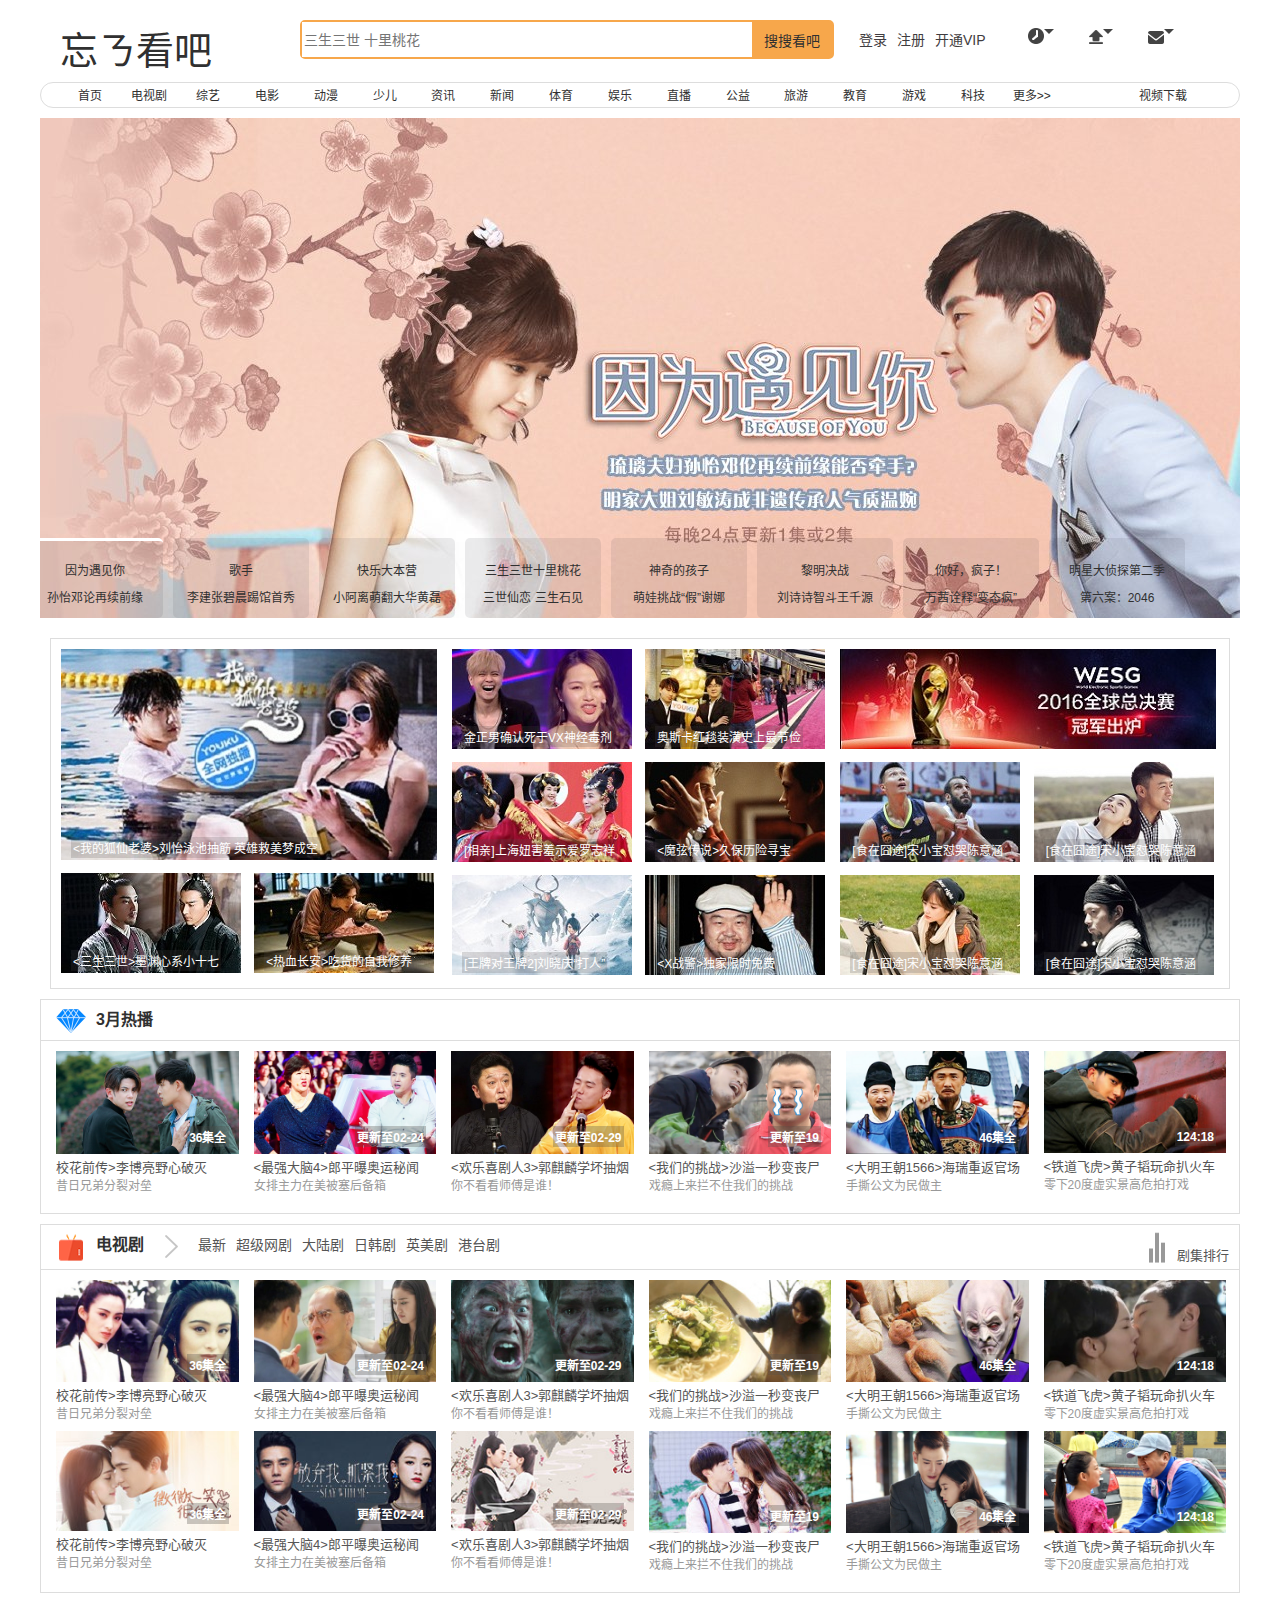
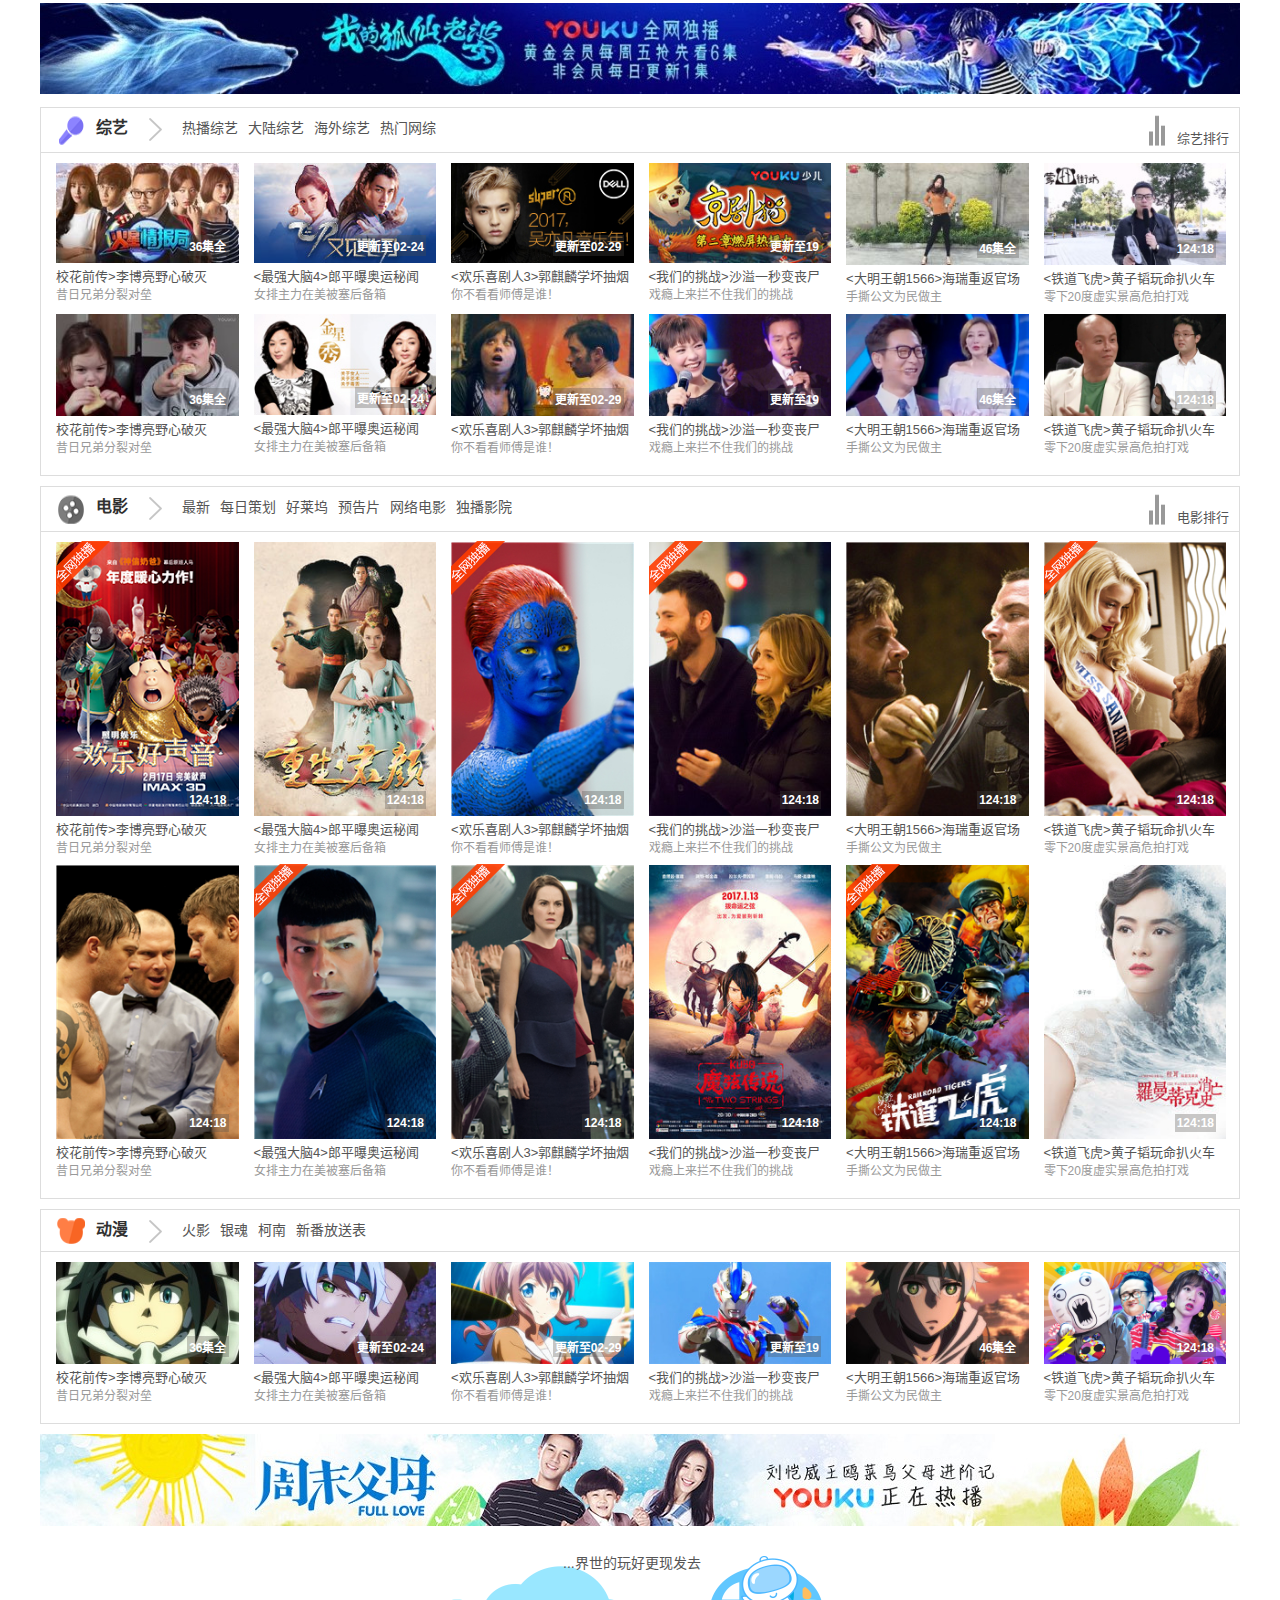
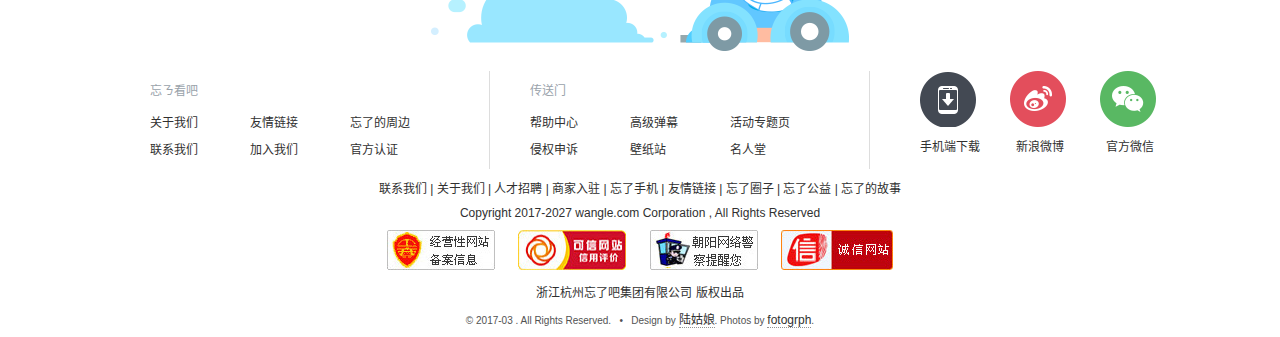
<file: index.html>
<!doctype html>
<html lang="zh-cn">
	<head>
		<title>忘ㄋ看吧</title>
		<meta charset="utf-8">
		<link rel="stylesheet" href="css/index.css">
		<link rel="stylesheet" href="css/animate.css">
		<!--<link rel="stylesheet" href="css/bootstrap.css">-->
	</head>
	<body>
		<!-- 一、网页头部信息 ----------------------------------------->
		<header id="header" class="clear">
			<div class="logo">
				<a href="index.html">
					忘ㄋ看吧
				</a>
			</div>
			<div id="search">
				<form action="#">
					<input type="search" name="txtSearch" placeholder="三生三世 十里桃花">
					<button>搜搜看吧</button>
				</form>
			</div>
			<ul class="login">
				<li><a href="loading.html">登录</a></li>
				<li><a href="register.html">注册</a></li>
				<li><a href="#">开通VIP</a></li>
			</ul>
			<div class="record">
				<i></i>
				<b></b>
				<div>
					您当前没有观看记录！
				</div>
			</div>
			<div class="uploading">
				<i></i>
				<b></b>
			</div>
			<div class="server">
				<i></i>
				<b></b>
			</div>
		</header>
		<!-- 二、页面主导航 ------------------------------------------->
		<nav id="nav">
			<ul>
				<li><a href="#">首页</a></li>
				<li><a href="TV-play.html">电视剧</a></li>
				<li><a href="variety-show.html">综艺</a></li>
				<li><a href="movie.html">电影</a></li>
				<li><a href="animation.html">动漫</a></li>
				<li><a href="#">少儿</a></li>
				<li><a href="#">资讯</a></li>
				<li><a href="#">新闻</a></li>
				<li><a href="#">体育</a></li>
				<li><a href="#">娱乐</a></li>
				<li><a href="#">直播</a></li>
				<li><a href="#">公益</a></li>
				<li><a href="#">旅游</a></li>
				<li><a href="#">教育</a></li>
				<li><a href="#">游戏</a></li>
				<li><a href="#">科技</a></li>
				<li><a href="#">更多&gt;&gt;</a></li>
			</ul>
			<div>
				<a href="#">视频下载</a>
			</div>
		</nav>
		<!-- 三、网页主体部分 --------------------------------------->
		<section id="main">
			<!-- 1. 轮播图 -->

				<div id="slider">
					<img src="image/roll-img-01.jpg" class='active'>
					<img src="image/roll-img-02.jpg" alt=""/>
					<img src="image/roll-img-03.jpg" alt=""/>
					<img src="image/roll-img-04.jpg" alt=""/>
					<img src="image/roll-img-05.jpg" alt=""/>
					<img src="image/roll-img-06.jpg" alt=""/>
					<img src="image/roll-img-07.jpg" alt=""/>
					<img src="image/roll-img-02.jpg" alt=""/>
				<ul>
					<li class="active">
						<p>因为遇见你</p>
						<p>孙怡邓论再续前缘</p>
					</li>
					<li>
						<p>歌手</p>
						<p>李建张碧晨踢馆首秀</p>
					</li>
					<li>
						<p>快乐大本营</p>
						<p>小阿离萌翻大华黄磊</p>
					</li>
					<li>
						<p>三生三世十里桃花</p>
						<p>三世仙恋 三生石见</p>
					</li>
					<li>
						<p>神奇的孩子</p>
						<p>萌娃挑战“假”谢娜</p>
					</li>
					<li>
						<p>黎明决战</p>
						<p>刘诗诗智斗王千源</p>
					</li>
					<li>
						<p>你好，疯子！</p>
						<p>万茜诠释“变态疯”</p>
					</li>
					<li class="special">
						<p>明星大侦探第二季</p>
						<p>第六案：2046</p>
					</li>
				</ul>
				</div>

			<!--2.今日焦点-->
			<div id="today-focus">
				<ul class="today-focus-left">
					<li>
						<a href="#">
							<img src="image/huxianlaop.jpg">
							<span>&lt;我的狐仙老婆&gt;刘怡泳池抽筋 英雄救美梦成空</span>
						</a>
					</li>
					<li>
						<a href="#">
							<img src="image/007.jpg">
							<span>&lt;三生三世&gt;墨渊心系小十七</span>
						</a>
						<a href="#">
							<img src="image/008.jpg">
							<span>&lt;热血长安&gt;吃货的自我修养</span>
						</a>
					</li>
				</ul>
				<ul class="today-focus-center">
					<li>
						<a href="#">
							<img src="image/002.jpg">
							<span>金正男确认死于VX神经毒剂</span>
						</a>
						<a href="#">
							<img src="image/003.jpg">
							<span>奥斯卡红毯装潢史上最节俭</span>	
						</a>
					</li>
					<li>
						<a href="#">
							<img src="image/009.jpg">
							<span>[相亲]上海妞害羞示爱罗志祥</span>
						</a>
						<a href="#">
							<img src="image/010.jpg">
							<span>&lt;魔弦传说&gt;久保历险寻宝</span>
						</a>
					</li>
					<li>
						<a href="#">
							<img src="image/004.jpg">
							<span>[王牌对王牌2]刘晓庆“打人”</span>
						</a>
						<a href="#">
							<img src="image/guanggao1.jpg">
							<span>&lt;X战警&gt;独家限时免费</span>
						</a>
					</li>
				</ul>
				<ul class="today-focus-right">
					<li>
						<a href="#"><img src="image/005.jpg"></a>
					</li>
					<li>
						<a href="#">
							<img src="image/011.jpg">
							<span>[食在囧途]宋小宝怼哭陈意涵</span>
						</a>
						<a href="#">
							<img src="image/025.jpg">
							<span>[食在囧途]宋小宝怼哭陈意涵</span>
						</a>
					</li>
					<li>
						<a href="#">
							<img src="image/030.jpg">
							<span>[食在囧途]宋小宝怼哭陈意涵</span>
						</a>
						<a href="#">
							<img src="image/028.jpg">
							<span>[食在囧途]宋小宝怼哭陈意涵</span>
						</a>
					</li>
				</ul>
			</div>
			<!-- 	3.热播 -->
			<div class="hot-play">
				<div class="hot-play-header">
					<img src="image/zuanshi.png">
					<h1>3月热播</h1>
				</div>
				<div class="hot-play-main">
					<dl>
						<dt>
							<a href="#">
								<img src="image/qianzhuan.jpg">
								<span>36集全</span>
							</a>
						</dt>
						<dd><a href="#">校花前传&gt;李博亮野心破灭</a></dd>
						<dd>昔日兄弟分裂对垒</dd>
					</dl>
					<dl>
						<dt>
							<a href="#">
								<img src="image/013.jpg">
								<span>更新至02-24</span>
							</a>
						</dt>
						<dd><a href="#">&lt;最强大脑4&gt;郎平曝奥运秘闻</a></dd>
						<dd>女排主力在美被塞后备箱</dd>
					</dl>
					<dl>
						<dt>
							<a href="#">
								<img src="image/014.jpg">
								<span>更新至02-29</span>
							</a>
						</dt>
						<dd><a href="#">&lt;欢乐喜剧人3&gt;郭麒麟学坏抽烟</a></dd>
						<dd>你不看看师傅是谁！</dd>
					</dl>
					<dl>
						<dt>
							<a href="#">
								<img src="image/015.jpg">
								<span>更新至19</span>
							</a>
						</dt>
						<dd><a href="#">&lt;我们的挑战&gt;沙溢一秒变丧尸</a></dd>
						<dd>戏瘾上来拦不住我们的挑战</dd>
					</dl>
					<dl>
						<dt>
							<a href="#">
								<img src="image/016.jpg">
								<span>46集全</span>
							</a>
						</dt>
						<dd><a href="#">&lt;大明王朝1566&gt;海瑞重返官场</a></dd>
						<dd>手撕公文为民做主</dd>
					</dl>
					<dl>
						<dt>
							<a href="#">
								<img src="image/017.jpg">
								<span>124:18</span>
							</a>
						</dt>
						<dd><a href="#">&lt;铁道飞虎&gt;黄子韬玩命扒火车</a></dd>
						<dd>零下20度虚实景高危拍打戏</dd>
					</dl>
				</div>
			</div>
			<!--4.剧集-->
			<div class="hot-play">
				<div class="hot-play-header">
					<img src="image/tv (2).png">
					<h1>电视剧</h1>
					<b></b>
					<ul>
						<li>最新</li>
						<li>超级网剧</li>
						<li>大陆剧</li>
						<li>日韩剧</li>
						<li>英美剧</li>
						<li>港台剧</li>
					</ul>
					<img src="image/tv-play.png">
					<h2>剧集排行</h2>
				</div>
				<div class="hot-play-main">
					<dl>
						<dt>
							<a href="#">
								<img src="image/068.jpg">
								<span>36集全</span>
							</a>
						</dt>
						<dd><a href="#">校花前传&gt;李博亮野心破灭</a></dd>
						<dd>昔日兄弟分裂对垒</dd>
					</dl>
					<dl>
						<dt>
							<a href="#">
								<img src="image/070.jpg">
								<span>更新至02-24</span>
							</a>
						</dt>
						<dd><a href="#">&lt;最强大脑4&gt;郎平曝奥运秘闻</a></dd>
						<dd>女排主力在美被塞后备箱</dd>
					</dl>
					<dl>
						<dt>
							<a href="#">
								<img src="image/072.jpg">
								<span>更新至02-29</span>
							</a>
						</dt>
						<dd><a href="#">&lt;欢乐喜剧人3&gt;郭麒麟学坏抽烟</a></dd>
						<dd>你不看看师傅是谁！</dd>
					</dl>
					<dl>
						<dt>
							<a href="#">
								<img src="image/074.jpg">
								<span>更新至19</span>
							</a>
						</dt>
						<dd><a href="#">&lt;我们的挑战&gt;沙溢一秒变丧尸</a></dd>
						<dd>戏瘾上来拦不住我们的挑战</dd>
					</dl>
					<dl>
						<dt>
							<a href="#">
								<img src="image/076.jpg">
								<span>46集全</span>
							</a>
						</dt>
						<dd><a href="#">&lt;大明王朝1566&gt;海瑞重返官场</a></dd>
						<dd>手撕公文为民做主</dd>
					</dl>
					<dl>
						<dt>
							<a href="#">
								<img src="image/078.jpg">
								<span>124:18</span>
							</a>
						</dt>
						<dd><a href="#">&lt;铁道飞虎&gt;黄子韬玩命扒火车</a></dd>
						<dd>零下20度虚实景高危拍打戏</dd>
					</dl>
					<dl>
						<dt>
							<a href="#">
								<img src="image/200-110 (1).jpg">
								<span>36集全</span>
							</a>
						</dt>
						<dd><a href="#">校花前传&gt;李博亮野心破灭</a></dd>
						<dd>昔日兄弟分裂对垒</dd>
					</dl>
					<dl>
						<dt>
							<a href="#">
								<img src="image/200-110-1.jpg">
								<span>更新至02-24</span>
							</a>
						</dt>
						<dd><a href="#">&lt;最强大脑4&gt;郎平曝奥运秘闻</a></dd>
						<dd>女排主力在美被塞后备箱</dd>
					</dl>
					<dl>
						<dt>
							<a href="#">
								<img src="image/200-110.jpg">
								<span>更新至02-29</span>
							</a>
						</dt>
						<dd><a href="#">&lt;欢乐喜剧人3&gt;郭麒麟学坏抽烟</a></dd>
						<dd>你不看看师傅是谁！</dd>
					</dl>
					<dl>
						<dt>
							<a href="#">
								<img src="image/023.jpg">
								<span>更新至19</span>
							</a>
						</dt>
						<dd><a href="#">&lt;我们的挑战&gt;沙溢一秒变丧尸</a></dd>
						<dd>戏瘾上来拦不住我们的挑战</dd>
					</dl>
					<dl>
						<dt>
							<a href="#">
								<img src="image/021.jpg">
								<span>46集全</span>
							</a>
						</dt>
						<dd><a href="#">&lt;大明王朝1566&gt;海瑞重返官场</a></dd>
						<dd>手撕公文为民做主</dd>
					</dl>
					<dl>
						<dt>
							<a href="#">
								<img src="image/024.jpg">
								<span>124:18</span>
							</a>
						</dt>
						<dd><a href="#">&lt;铁道飞虎&gt;黄子韬玩命扒火车</a></dd>
						<dd>零下20度虚实景高危拍打戏</dd>
					</dl>
				</div>
			</div>
			<!--5.广告-->
			<p class="advertisement">
				<img src="image/1300-100 (1).jpg">
			</p>
			<!--6.综艺-->
			<div class="hot-play">
				<div class="hot-play-header">
					<img src="image/maikefeng.png">
					<h1>综艺</h1>
					<b></b>
					<ul>
						<li>热播综艺</li>
						<li>大陆综艺</li>
						<li>海外综艺</li>
						<li>热门网综</li>
					</ul>
					<img src="image/tv-play.png">
					<h2>综艺排行</h2>
				</div>
				<div class="hot-play-main">
					<dl>
						<dt>
							<a href="#">
								<img src="image/200-110 (3).jpg">
								<span>36集全</span>
							</a>
						</dt>
						<dd><a href="#">校花前传&gt;李博亮野心破灭</a></dd>
						<dd>昔日兄弟分裂对垒</dd>
					</dl>
					<dl>
						<dt>
							<a href="#">
								<img src="image/200-110 (4).jpg">
								<span>更新至02-24</span>
							</a>
						</dt>
						<dd><a href="#">&lt;最强大脑4&gt;郎平曝奥运秘闻</a></dd>
						<dd>女排主力在美被塞后备箱</dd>
					</dl>
					<dl>
						<dt>
							<a href="#">
								<img src="image/200-110 (5).jpg">
								<span>更新至02-29</span>
							</a>
						</dt>
						<dd><a href="#">&lt;欢乐喜剧人3&gt;郭麒麟学坏抽烟</a></dd>
						<dd>你不看看师傅是谁！</dd>
					</dl>
					<dl>
						<dt>
							<a href="#">
								<img src="image/200x110 (1).jpg">
								<span>更新至19</span>
							</a>
						</dt>
						<dd><a href="#">&lt;我们的挑战&gt;沙溢一秒变丧尸</a></dd>
						<dd>戏瘾上来拦不住我们的挑战</dd>
					</dl>
					<dl>
						<dt>
							<a href="#">
								<img src="image/080.jpg">
								<span>46集全</span>
							</a>
						</dt>
						<dd><a href="#">&lt;大明王朝1566&gt;海瑞重返官场</a></dd>
						<dd>手撕公文为民做主</dd>
					</dl>
					<dl>
						<dt>
							<a href="#">
								<img src="image/082.jpg">
								<span>124:18</span>
							</a>
						</dt>
						<dd><a href="#">&lt;铁道飞虎&gt;黄子韬玩命扒火车</a></dd>
						<dd>零下20度虚实景高危拍打戏</dd>
					</dl>
					<dl>
						<dt>
							<a href="#">
								<img src="image/084.jpg">
								<span>36集全</span>
							</a>
						</dt>
						<dd><a href="#">校花前传&gt;李博亮野心破灭</a></dd>
						<dd>昔日兄弟分裂对垒</dd>
					</dl>
					<dl>
						<dt>
							<a href="#">
								<img src="image/200-100-jinxing.jpg">
								<span>更新至02-24</span>
							</a>
						</dt>
						<dd><a href="#">&lt;最强大脑4&gt;郎平曝奥运秘闻</a></dd>
						<dd>女排主力在美被塞后备箱</dd>
					</dl>
					<dl>
						<dt>
							<a href="#">
								<img src="image/088.jpg">
								<span>更新至02-29</span>
							</a>
						</dt>
						<dd><a href="#">&lt;欢乐喜剧人3&gt;郭麒麟学坏抽烟</a></dd>
						<dd>你不看看师傅是谁！</dd>
					</dl>
					<dl>
						<dt>
							<a href="#">
								<img src="image/037.jpg">
								<span>更新至19</span>
							</a>
						</dt>
						<dd><a href="#">&lt;我们的挑战&gt;沙溢一秒变丧尸</a></dd>
						<dd>戏瘾上来拦不住我们的挑战</dd>
					</dl>
					<dl>
						<dt>
							<a href="#">
								<img src="image/038.jpg">
								<span>46集全</span>
							</a>
						</dt>
						<dd><a href="#">&lt;大明王朝1566&gt;海瑞重返官场</a></dd>
						<dd>手撕公文为民做主</dd>
					</dl>
					<dl>
						<dt>
							<a href="#">
								<img src="image/039.jpg">
								<span>124:18</span>
							</a>
						</dt>
						<dd><a href="#">&lt;铁道飞虎&gt;黄子韬玩命扒火车</a></dd>
						<dd>零下20度虚实景高危拍打戏</dd>
					</dl>
				</div>
			</div>
			<!--7.电影-->
			<div class="hot-play">
				<div class="hot-play-header">
					<img src="image/movie.png">
					<h1>电影</h1>
					<b></b>
					<ul>
						<li>最新</li>
						<li>每日策划</li>
						<li>好莱坞</li>
						<li>预告片</li>
						<li>网络电影</li>
						<li>独播影院</li>
					</ul>
					<img src="image/tv-play.png">
					<h2>电影排行</h2>
				</div>
				<div class="hot-play-main">
					<dl>
						<dt>
							<a href="#" class="only">
								<img src="image/041.jpg">
								<span>124:18</span>
								<i></i>
							</a>
						</dt>
						<dd><a href="#">校花前传&gt;李博亮野心破灭</a></dd>
						<dd>昔日兄弟分裂对垒</dd>
					</dl>
					<dl>
						<dt>
							<a href="#">
								<img src="image/042.jpg">
								<span>124:18</span>
							</a>
						</dt>
						<dd><a href="#">&lt;最强大脑4&gt;郎平曝奥运秘闻</a></dd>
						<dd>女排主力在美被塞后备箱</dd>
					</dl>
					<dl>
						<dt>
							<a href="#" class="only">
								<img src="image/043.jpg">
								<span>124:18</span>
								<i></i>
							</a>
						</dt>
						<dd><a href="#">&lt;欢乐喜剧人3&gt;郭麒麟学坏抽烟</a></dd>
						<dd>你不看看师傅是谁！</dd>
					</dl>
					<dl>
						<dt>
							<a href="#" class="only">
								<img src="image/044.jpg">
								<span>124:18</span>
								<i></i>
							</a>
						</dt>
						<dd><a href="#">&lt;我们的挑战&gt;沙溢一秒变丧尸</a></dd>
						<dd>戏瘾上来拦不住我们的挑战</dd>
					</dl>
					<dl>
						<dt>
							<a href="#">
								<img src="image/045.jpg">
								<span>124:18</span>
							</a>
						</dt>
						<dd><a href="#">&lt;大明王朝1566&gt;海瑞重返官场</a></dd>
						<dd>手撕公文为民做主</dd>
					</dl>
					<dl>
						<dt>
							<a href="#" class="only">
								<img src="image/046.jpg">
								<span>124:18</span>
								<i></i>
							</a>
						</dt>
						<dd><a href="#">&lt;铁道飞虎&gt;黄子韬玩命扒火车</a></dd>
						<dd>零下20度虚实景高危拍打戏</dd>
					</dl>
					<dl>
						<dt>
							<a href="#">
								<img src="image/047.jpg">
								<span>124:18</span>
							</a>
						</dt>
						<dd><a href="#">校花前传&gt;李博亮野心破灭</a></dd>
						<dd>昔日兄弟分裂对垒</dd>
					</dl>
					<dl>
						<dt>
							<a href="#" class="only">
								<img src="image/048.jpg">
								<span>124:18</span>
								<i></i>
							</a>
						</dt>
						<dd><a href="#">&lt;最强大脑4&gt;郎平曝奥运秘闻</a></dd>
						<dd>女排主力在美被塞后备箱</dd>
					</dl>
					<dl>
						<dt>
							<a href="#" class="only">
								<img src="image/049.jpg">
								<span>124:18</span>
								<i></i>
							</a>
						</dt>
						<dd><a href="#">&lt;欢乐喜剧人3&gt;郭麒麟学坏抽烟</a></dd>
						<dd>你不看看师傅是谁！</dd>
					</dl>
					<dl>
						<dt>
							<a href="#">
								<img src="image/050.jpg">
								<span>124:18</span>
							</a>
						</dt>
						<dd><a href="#">&lt;我们的挑战&gt;沙溢一秒变丧尸</a></dd>
						<dd>戏瘾上来拦不住我们的挑战</dd>
					</dl>
					<dl>
						<dt>
							<a href="#" class="only">
								<img src="image/051.jpg">
								<span>124:18</span>
								<i></i>
							</a>
						</dt>
						<dd><a href="#">&lt;大明王朝1566&gt;海瑞重返官场</a></dd>
						<dd>手撕公文为民做主</dd>
					</dl>
					<dl>
						<dt>
							<a href="#">
								<img src="image/052.jpg">
								<span>124:18</span>
							</a>
						</dt>
						<dd><a href="#">&lt;铁道飞虎&gt;黄子韬玩命扒火车</a></dd>
						<dd>零下20度虚实景高危拍打戏</dd>
					</dl>
				</div>
			</div>
			<!-- 8.动漫-->
			<div class="hot-play">
				<div class="hot-play-header">
					<img src="image/dongman.png">
					<h1>动漫</h1>
					<b></b>
					<ul>
						<li>火影</li>
						<li>银魂</li>
						<li>柯南</li>
						<li>新番放送表</li>
					</ul>
				</div>
				<div class="hot-play-main">
					<dl>
						<dt>
							<a href="#">
								<img src="image/055.jpg">
								<span>36集全</span>
							</a>
						</dt>
						<dd><a href="#">校花前传&gt;李博亮野心破灭</a></dd>
						<dd>昔日兄弟分裂对垒</dd>
					</dl>
					<dl>
						<dt>
							<a href="#">
								<img src="image/056.jpg">
								<span>更新至02-24</span>
							</a>
						</dt>
						<dd><a href="#">&lt;最强大脑4&gt;郎平曝奥运秘闻</a></dd>
						<dd>女排主力在美被塞后备箱</dd>
					</dl>
					<dl>
						<dt>
							<a href="#">
								<img src="image/057.jpg">
								<span>更新至02-29</span>
							</a>
						</dt>
						<dd><a href="#">&lt;欢乐喜剧人3&gt;郭麒麟学坏抽烟</a></dd>
						<dd>你不看看师傅是谁！</dd>
					</dl>
					<dl>
						<dt>
							<a href="#">
								<img src="image/058.jpg">
								<span>更新至19</span>
							</a>
						</dt>
						<dd><a href="#">&lt;我们的挑战&gt;沙溢一秒变丧尸</a></dd>
						<dd>戏瘾上来拦不住我们的挑战</dd>
					</dl>
					<dl>
						<dt>
							<a href="#">
								<img src="image/059.jpg">
								<span>46集全</span>
							</a>
						</dt>
						<dd><a href="#">&lt;大明王朝1566&gt;海瑞重返官场</a></dd>
						<dd>手撕公文为民做主</dd>
					</dl>
					<dl>
						<dt>
							<a href="#">
								<img src="image/066.jpg">
								<span>124:18</span>
							</a>
						</dt>
						<dd><a href="#">&lt;铁道飞虎&gt;黄子韬玩命扒火车</a></dd>
						<dd>零下20度虚实景高危拍打戏</dd>
					</dl>
				</div>
			</div>
			<!-- 9.广告-->
			<p class="advertisement">
				<img src="image/1300-100.jpg">
			</p>
		</section>
		<div id="main-footer">
			<!-- <div class="main-footer-pic"></div> -->
			<span>...界世的玩好更现发去</span>
		</div>
		<!-- 四、网页底部信息 --------------------------------------->
		<footer id="footer-top">
			<div id="footer-top-left">
				<p>忘ㄋ看吧</p>
				<ul>
					<li><a href="#">关于我们</a></li>
					<li><a href="#">友情链接</a></li>
					<li><a href="#">忘了的周边</a></li>
					<li><a href="#">联系我们</a></li>
					<li><a href="#">加入我们</a></li>
					<li><a href="#">官方认证</a></li>
				</ul>
			</div>
			<div id="footer-top-center">
				<p>传送门</p>
				<ul>
					<li><a href="#">帮助中心</a></li>
					<li><a href="#">高级弹幕</a></li>
					<li><a href="#">活动专题页</a></li>
					<li><a href="#">侵权申诉</a></li>
					<li><a href="#">壁纸站</a></li>
					<li><a href="#">名人堂</a></li>
				</ul>
			</div>
			<div id="footer-top-right">
				<div class="app-login">
					<b></b>
					<p><a href="#">手机端下载</a></p>
				</div>
				<div class="weibo">
					<b></b>
					<p><a href="#">新浪微博</a></p>
				</div>
				<div class="we-chat">
					<b></b>
					<p><a href="#">官方微信</a></p>
				</div>
			</div>
		</footer>
		<footer id="footer">
			<p><a href="#">联系我们</a> | <a href="#">关于我们</a> | <a href="#">人才招聘</a> | <a href="#">商家入驻</a> | <a href="#">忘了手机</a> | <a href="#">友情链接</a> | <a href="#">忘了圈子</a> | <a href="#">忘了公益</a> | <a href="#">忘了的故事</a></p>
			<p>Copyright 2017-2027 wangle.com Corporation , All Rights Reserved</p>
			<p>
				<img src="image/jy.jpg">
				<img src="image/kx.jpg">
				<img src="image/cy.jpg">
				<img src="image/cx.jpg">
			</p>
			<p>浙江杭州忘了吧集团有限公司 版权出品</p>
			<p id="legal">
				&copy; 2017-03 . All Rights Reserved.
				&nbsp;&nbsp;&bull;&nbsp;&nbsp;
				Design by <a href="#">陆姑娘</a>. Photos by <a href="#">fotogrph</a>.
			</p>
		</footer>
		<script src="js/jquery-1.11.3.js"></script>
		<script src="js/index.js"></script>
		<script>
			$('#slider').carousel();

		</script>
	</body>
</html>
</file>
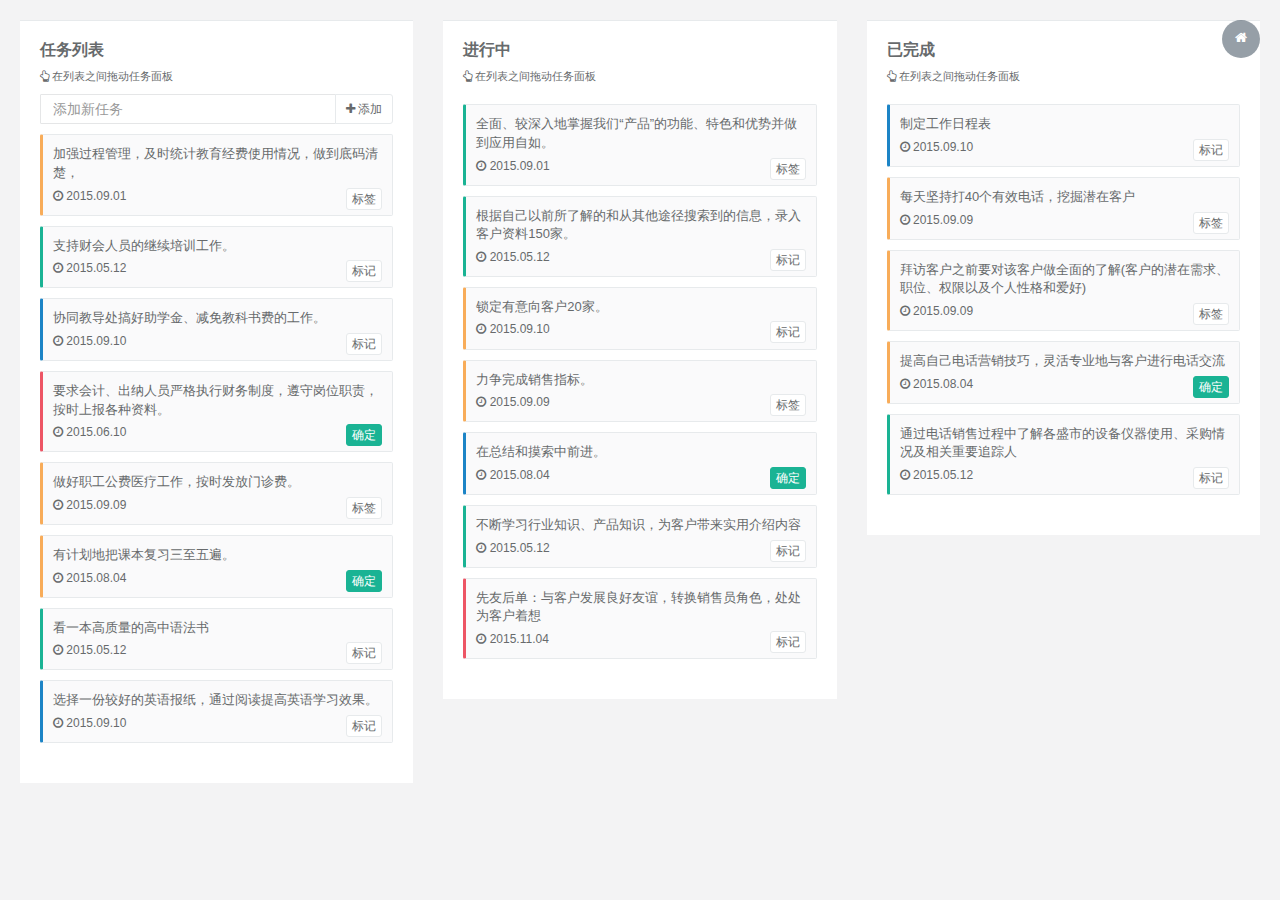
<file: agile_board.html>
<!DOCTYPE html>
<html>

<head>

    <meta charset="utf-8">
    <meta name="viewport" content="width=device-width, initial-scale=1.0">


    <title>H+ 后台主题UI框架 - 任务清单</title>
    <meta name="keywords" content="H+后台主题,后台bootstrap框架,会员中心主题,后台HTML,响应式后台">
    <meta name="description" content="H+是一个完全响应式，基于Bootstrap3最新版本开发的扁平化主题，她采用了主流的左右两栏式布局，使用了Html5+CSS3等现代技术">

    <link rel="shortcut icon" href="favicon.ico"> <link href="css/bootstrap.min.css" rel="stylesheet">
    <link href="css/font-awesome.min.css" rel="stylesheet">

    <link href="css/animate.min.css" rel="stylesheet">
    <link href="css/style.min.css" rel="stylesheet">

</head>

<body class="gray-bg">
    <div class="wrapper wrapper-content  animated fadeInRight">
        <div class="row">
            <div class="col-sm-4">
                <div class="ibox">
                    <div class="ibox-content">
                        <h3>任务列表</h3>
                        <p class="small"><i class="fa fa-hand-o-up"></i> 在列表之间拖动任务面板</p>

                        <div class="input-group">
                            <input type="text" placeholder="添加新任务" class="input input-sm form-control">
                            <span class="input-group-btn">
                                        <button type="button" class="btn btn-sm btn-white"> <i class="fa fa-plus"></i> 添加</button>
                                </span>
                        </div>

                        <ul class="sortable-list connectList agile-list">
                            <li class="warning-element">
                                加强过程管理，及时统计教育经费使用情况，做到底码清楚，
                                <div class="agile-detail">
                                    <a href="#" class="pull-right btn btn-xs btn-white">标签</a>
                                    <i class="fa fa-clock-o"></i> 2015.09.01
                                </div>
                            </li>
                            <li class="success-element">
                                支持财会人员的继续培训工作。
                                <div class="agile-detail">
                                    <a href="#" class="pull-right btn btn-xs btn-white">标记</a>
                                    <i class="fa fa-clock-o"></i> 2015.05.12
                                </div>
                            </li>
                            <li class="info-element">
                                协同教导处搞好助学金、减免教科书费的工作。
                                <div class="agile-detail">
                                    <a href="#" class="pull-right btn btn-xs btn-white">标记</a>
                                    <i class="fa fa-clock-o"></i> 2015.09.10
                                </div>
                            </li>
                            <li class="danger-element">
                                要求会计、出纳人员严格执行财务制度，遵守岗位职责，按时上报各种资料。
                                <div class="agile-detail">
                                    <a href="#" class="pull-right btn btn-xs btn-primary">确定</a>
                                    <i class="fa fa-clock-o"></i> 2015.06.10
                                </div>
                            </li>
                            <li class="warning-element">
                                做好职工公费医疗工作，按时发放门诊费。
                                <div class="agile-detail">
                                    <a href="#" class="pull-right btn btn-xs btn-white">标签</a>
                                    <i class="fa fa-clock-o"></i> 2015.09.09
                                </div>
                            </li>
                            <li class="warning-element">
                                有计划地把课本复习三至五遍。
                                <div class="agile-detail">
                                    <a href="#" class="pull-right btn btn-xs btn-primary">确定</a>
                                    <i class="fa fa-clock-o"></i> 2015.08.04
                                </div>
                            </li>
                            <li class="success-element">
                                看一本高质量的高中语法书
                                <div class="agile-detail">
                                    <a href="#" class="pull-right btn btn-xs btn-white">标记</a>
                                    <i class="fa fa-clock-o"></i> 2015.05.12
                                </div>
                            </li>
                            <li class="info-element">
                                选择一份较好的英语报纸，通过阅读提高英语学习效果。
                                <div class="agile-detail">
                                    <a href="#" class="pull-right btn btn-xs btn-white">标记</a>
                                    <i class="fa fa-clock-o"></i> 2015.09.10
                                </div>
                            </li>
                        </ul>
                    </div>
                </div>
            </div>
            <div class="col-sm-4">
                <div class="ibox">
                    <div class="ibox-content">
                        <h3>进行中</h3>
                        <p class="small"><i class="fa fa-hand-o-up"></i> 在列表之间拖动任务面板</p>
                        <ul class="sortable-list connectList agile-list">
                            <li class="success-element">
                                全面、较深入地掌握我们“产品”的功能、特色和优势并做到应用自如。
                                <div class="agile-detail">
                                    <a href="#" class="pull-right btn btn-xs btn-white">标签</a>
                                    <i class="fa fa-clock-o"></i> 2015.09.01
                                </div>
                            </li>
                            <li class="success-element">
                                根据自己以前所了解的和从其他途径搜索到的信息，录入客户资料150家。
                                <div class="agile-detail">
                                    <a href="#" class="pull-right btn btn-xs btn-white">标记</a>
                                    <i class="fa fa-clock-o"></i> 2015.05.12
                                </div>
                            </li>
                            <li class="warning-element">
                                锁定有意向客户20家。
                                <div class="agile-detail">
                                    <a href="#" class="pull-right btn btn-xs btn-white">标记</a>
                                    <i class="fa fa-clock-o"></i> 2015.09.10
                                </div>
                            </li>
                            <li class="warning-element">
                                力争完成销售指标。
                                <div class="agile-detail">
                                    <a href="#" class="pull-right btn btn-xs btn-white">标签</a>
                                    <i class="fa fa-clock-o"></i> 2015.09.09
                                </div>
                            </li>
                            <li class="info-element">
                                在总结和摸索中前进。
                                <div class="agile-detail">
                                    <a href="#" class="pull-right btn btn-xs btn-primary">确定</a>
                                    <i class="fa fa-clock-o"></i> 2015.08.04
                                </div>
                            </li>
                            <li class="success-element">
                                不断学习行业知识、产品知识，为客户带来实用介绍内容
                                <div class="agile-detail">
                                    <a href="#" class="pull-right btn btn-xs btn-white">标记</a>
                                    <i class="fa fa-clock-o"></i> 2015.05.12
                                </div>
                            </li>
                            <li class="danger-element">
                                先友后单：与客户发展良好友谊，转换销售员角色，处处为客户着想
                                <div class="agile-detail">
                                    <a href="#" class="pull-right btn btn-xs btn-white">标记</a>
                                    <i class="fa fa-clock-o"></i> 2015.11.04
                                </div>
                            </li>
                        </ul>
                    </div>
                </div>
            </div>
            <div class="col-sm-4">
                <div class="ibox">
                    <div class="ibox-content">
                        <h3>已完成</h3>
                        <p class="small"><i class="fa fa-hand-o-up"></i> 在列表之间拖动任务面板</p>
                        <ul class="sortable-list connectList agile-list">
                            <li class="info-element">
                                制定工作日程表
                                <div class="agile-detail">
                                    <a href="#" class="pull-right btn btn-xs btn-white">标记</a>
                                    <i class="fa fa-clock-o"></i> 2015.09.10
                                </div>
                            </li>
                            <li class="warning-element">
                                每天坚持打40个有效电话，挖掘潜在客户
                                <div class="agile-detail">
                                    <a href="#" class="pull-right btn btn-xs btn-white">标签</a>
                                    <i class="fa fa-clock-o"></i> 2015.09.09
                                </div>
                            </li>
                            <li class="warning-element">
                                拜访客户之前要对该客户做全面的了解(客户的潜在需求、职位、权限以及个人性格和爱好)
                                <div class="agile-detail">
                                    <a href="#" class="pull-right btn btn-xs btn-white">标签</a>
                                    <i class="fa fa-clock-o"></i> 2015.09.09
                                </div>
                            </li>
                            <li class="warning-element">
                                提高自己电话营销技巧，灵活专业地与客户进行电话交流
                                <div class="agile-detail">
                                    <a href="#" class="pull-right btn btn-xs btn-primary">确定</a>
                                    <i class="fa fa-clock-o"></i> 2015.08.04
                                </div>
                            </li>
                            <li class="success-element">
                                通过电话销售过程中了解各盛市的设备仪器使用、采购情况及相关重要追踪人
                                <div class="agile-detail">
                                    <a href="#" class="pull-right btn btn-xs btn-white">标记</a>
                                    <i class="fa fa-clock-o"></i> 2015.05.12
                                </div>
                            </li>

                        </ul>
                    </div>
                </div>
            </div>

        </div>


    </div>
    <script src="js/jquery.min.js"></script>
    <script src="js/bootstrap.min.js"></script>
    <script src="js/jquery-ui-1.10.4.min.js"></script>
    <script src="js/content.min.js"></script>
    <script>
        $(document).ready(function(){$(".sortable-list").sortable({connectWith:".connectList"}).disableSelection()});
    </script>

    
</body>

</html>
</file>
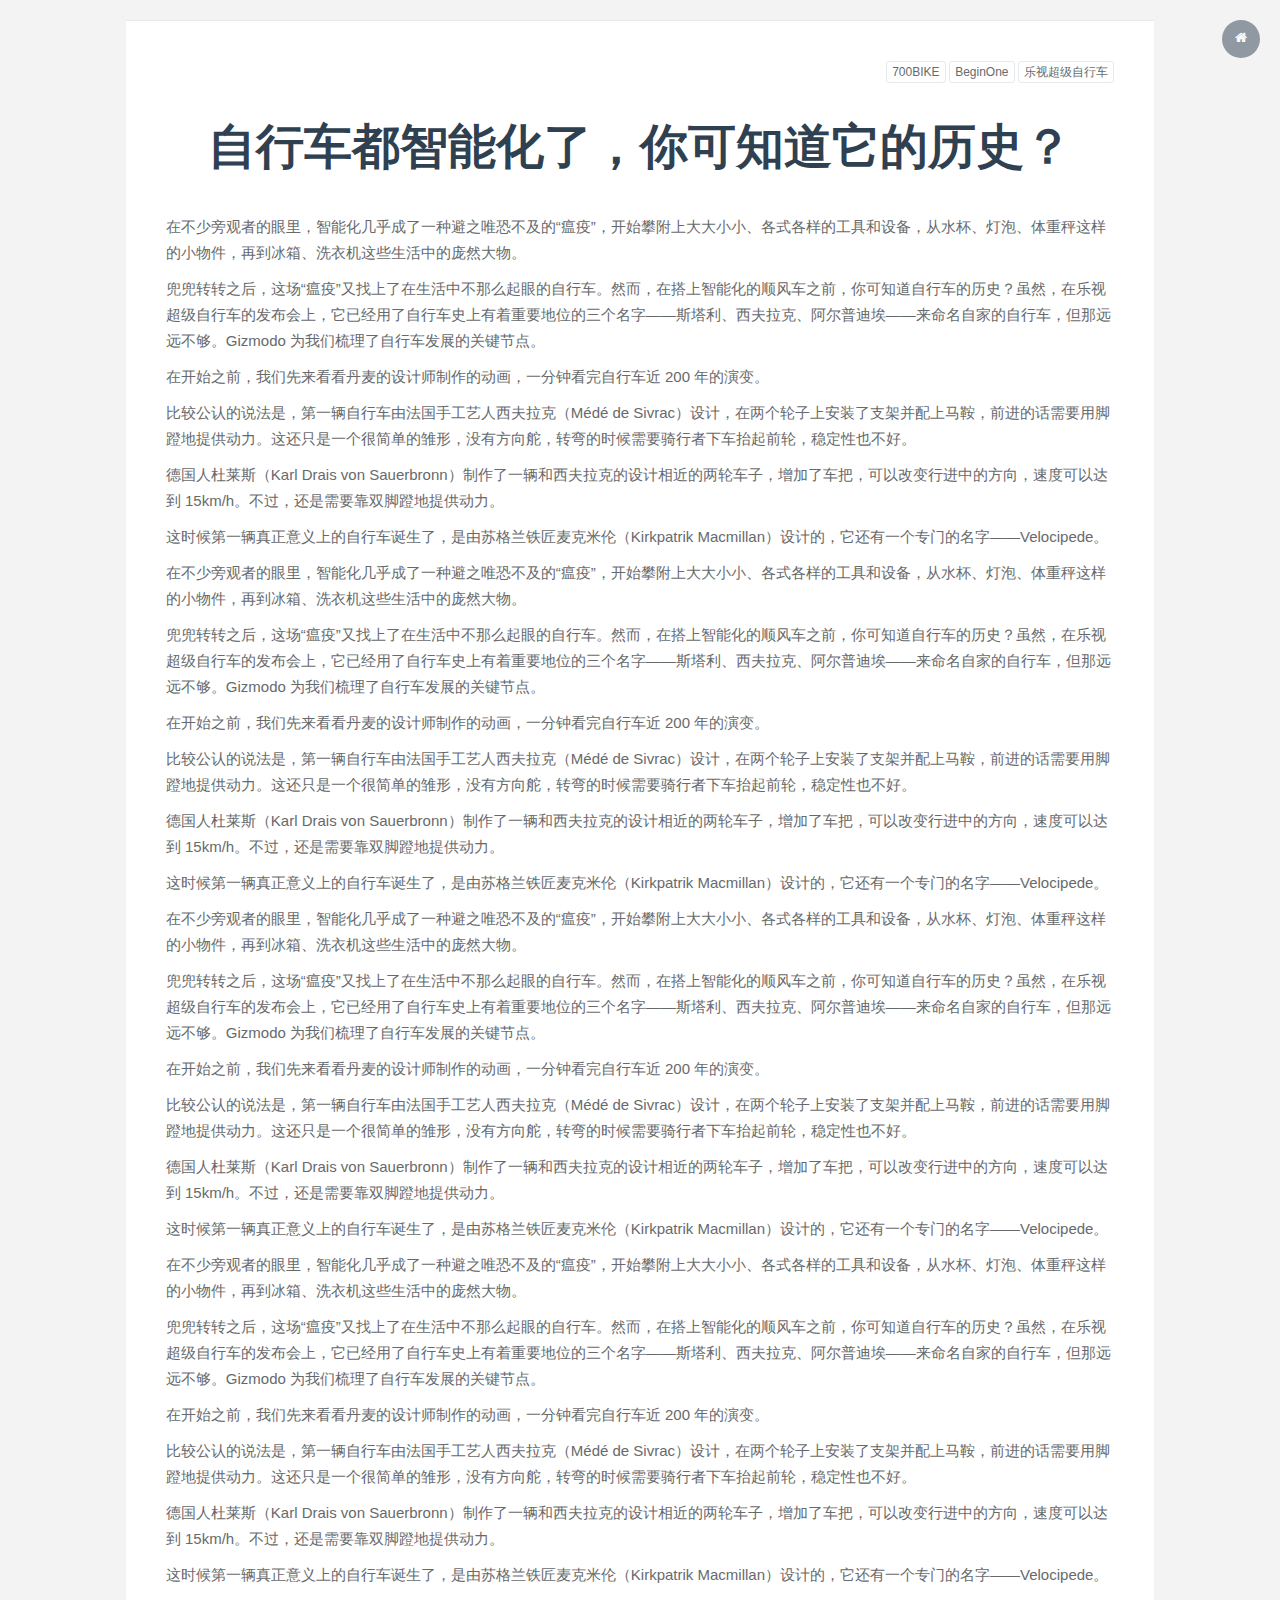
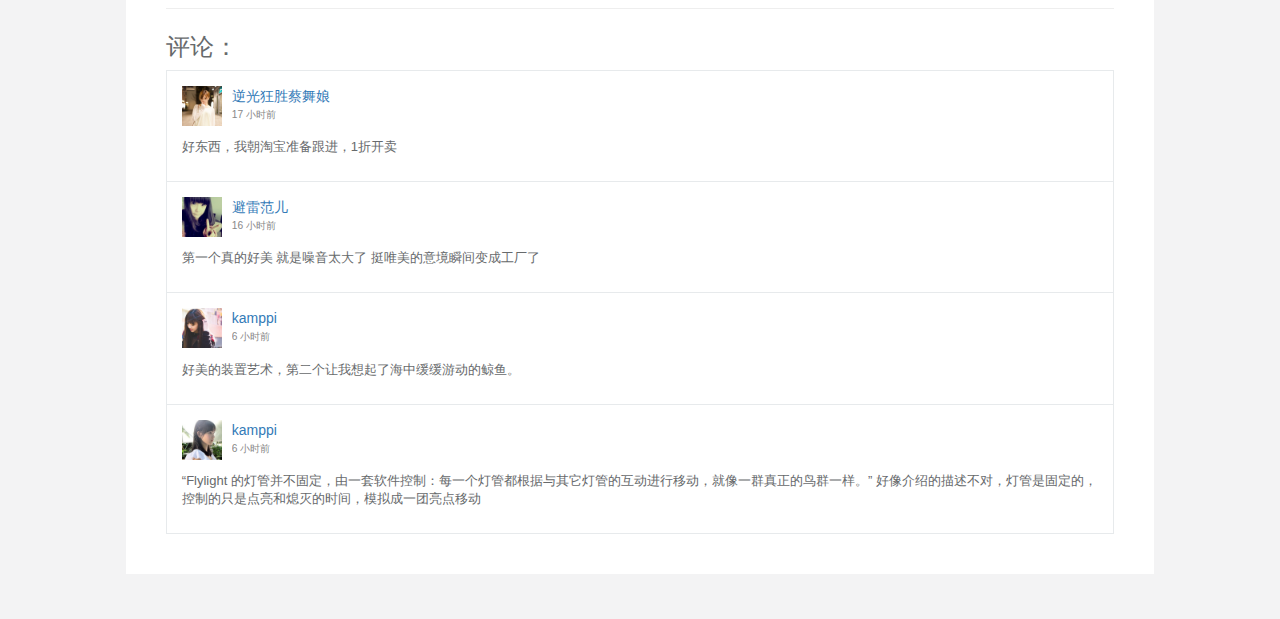
<file: article.html>
<!DOCTYPE html>
<html>

<head>

    <meta charset="utf-8">
    <meta name="viewport" content="width=device-width, initial-scale=1.0">


    <title>H+ 后台主题UI框架 - 文章页面</title>
    <meta name="keywords" content="H+后台主题,后台bootstrap框架,会员中心主题,后台HTML,响应式后台">
    <meta name="description" content="H+是一个完全响应式，基于Bootstrap3最新版本开发的扁平化主题，她采用了主流的左右两栏式布局，使用了Html5+CSS3等现代技术">

    <link rel="shortcut icon" href="favicon.ico"> <link href="css/bootstrap.min.css" rel="stylesheet">
    <link href="css/font-awesome.min.css" rel="stylesheet">

    <link href="css/animate.min.css" rel="stylesheet">
    <link href="css/style.min.css" rel="stylesheet">

</head>

<body class="gray-bg">
    <div class="wrapper wrapper-content  animated fadeInRight article">
        <div class="row">
            <div class="col-lg-10 col-lg-offset-1">
                <div class="ibox">
                    <div class="ibox-content">
                        <div class="pull-right">
                            <button class="btn btn-white btn-xs" type="button">700BIKE</button>
                            <button class="btn btn-white btn-xs" type="button">BeginOne</button>
                            <button class="btn btn-white btn-xs" type="button">乐视超级自行车</button>
                        </div>
                        <div class="text-center article-title">
                            <h1>
                                    自行车都智能化了，你可知道它的历史？
                                </h1>
                        </div>
                        <p>
                            在不少旁观者的眼里，智能化几乎成了一种避之唯恐不及的“瘟疫”，开始攀附上大大小小、各式各样的工具和设备，从水杯、灯泡、体重秤这样的小物件，再到冰箱、洗衣机这些生活中的庞然大物。
                        </p>
                        <p>
                            兜兜转转之后，这场“瘟疫”又找上了在生活中不那么起眼的自行车。然而，在搭上智能化的顺风车之前，你可知道自行车的历史？虽然，在乐视超级自行车的发布会上，它已经用了自行车史上有着重要地位的三个名字——斯塔利、西夫拉克、阿尔普迪埃——来命名自家的自行车，但那远远不够。Gizmodo 为我们梳理了自行车发展的关键节点。
                        </p>
                        <p>
                            在开始之前，我们先来看看丹麦的设计师制作的动画，一分钟看完自行车近 200 年的演变。
                        </p>
                        <p>
                            比较公认的说法是，第一辆自行车由法国手工艺人西夫拉克（Médé de Sivrac）设计，在两个轮子上安装了支架并配上马鞍，前进的话需要用脚蹬地提供动力。这还只是一个很简单的雏形，没有方向舵，转弯的时候需要骑行者下车抬起前轮，稳定性也不好。
                        </p>
                        <p>
                            德国人杜莱斯（Karl Drais von Sauerbronn）制作了一辆和西夫拉克的设计相近的两轮车子，增加了车把，可以改变行进中的方向，速度可以达到 15km/h。不过，还是需要靠双脚蹬地提供动力。
                        </p>
                        <p>
                            这时候第一辆真正意义上的自行车诞生了，是由苏格兰铁匠麦克米伦（Kirkpatrik Macmillan）设计的，它还有一个专门的名字——Velocipede。
                        </p>
                        <p>
                            在不少旁观者的眼里，智能化几乎成了一种避之唯恐不及的“瘟疫”，开始攀附上大大小小、各式各样的工具和设备，从水杯、灯泡、体重秤这样的小物件，再到冰箱、洗衣机这些生活中的庞然大物。
                        </p>
                        <p>
                            兜兜转转之后，这场“瘟疫”又找上了在生活中不那么起眼的自行车。然而，在搭上智能化的顺风车之前，你可知道自行车的历史？虽然，在乐视超级自行车的发布会上，它已经用了自行车史上有着重要地位的三个名字——斯塔利、西夫拉克、阿尔普迪埃——来命名自家的自行车，但那远远不够。Gizmodo 为我们梳理了自行车发展的关键节点。
                        </p>
                        <p>
                            在开始之前，我们先来看看丹麦的设计师制作的动画，一分钟看完自行车近 200 年的演变。
                        </p>
                        <p>
                            比较公认的说法是，第一辆自行车由法国手工艺人西夫拉克（Médé de Sivrac）设计，在两个轮子上安装了支架并配上马鞍，前进的话需要用脚蹬地提供动力。这还只是一个很简单的雏形，没有方向舵，转弯的时候需要骑行者下车抬起前轮，稳定性也不好。
                        </p>
                        <p>
                            德国人杜莱斯（Karl Drais von Sauerbronn）制作了一辆和西夫拉克的设计相近的两轮车子，增加了车把，可以改变行进中的方向，速度可以达到 15km/h。不过，还是需要靠双脚蹬地提供动力。
                        </p>
                        <p>
                            这时候第一辆真正意义上的自行车诞生了，是由苏格兰铁匠麦克米伦（Kirkpatrik Macmillan）设计的，它还有一个专门的名字——Velocipede。
                        </p>
                        <p>
                            在不少旁观者的眼里，智能化几乎成了一种避之唯恐不及的“瘟疫”，开始攀附上大大小小、各式各样的工具和设备，从水杯、灯泡、体重秤这样的小物件，再到冰箱、洗衣机这些生活中的庞然大物。
                        </p>
                        <p>
                            兜兜转转之后，这场“瘟疫”又找上了在生活中不那么起眼的自行车。然而，在搭上智能化的顺风车之前，你可知道自行车的历史？虽然，在乐视超级自行车的发布会上，它已经用了自行车史上有着重要地位的三个名字——斯塔利、西夫拉克、阿尔普迪埃——来命名自家的自行车，但那远远不够。Gizmodo 为我们梳理了自行车发展的关键节点。
                        </p>
                        <p>
                            在开始之前，我们先来看看丹麦的设计师制作的动画，一分钟看完自行车近 200 年的演变。
                        </p>
                        <p>
                            比较公认的说法是，第一辆自行车由法国手工艺人西夫拉克（Médé de Sivrac）设计，在两个轮子上安装了支架并配上马鞍，前进的话需要用脚蹬地提供动力。这还只是一个很简单的雏形，没有方向舵，转弯的时候需要骑行者下车抬起前轮，稳定性也不好。
                        </p>
                        <p>
                            德国人杜莱斯（Karl Drais von Sauerbronn）制作了一辆和西夫拉克的设计相近的两轮车子，增加了车把，可以改变行进中的方向，速度可以达到 15km/h。不过，还是需要靠双脚蹬地提供动力。
                        </p>
                        <p>
                            这时候第一辆真正意义上的自行车诞生了，是由苏格兰铁匠麦克米伦（Kirkpatrik Macmillan）设计的，它还有一个专门的名字——Velocipede。
                        </p>
                        <p>
                            在不少旁观者的眼里，智能化几乎成了一种避之唯恐不及的“瘟疫”，开始攀附上大大小小、各式各样的工具和设备，从水杯、灯泡、体重秤这样的小物件，再到冰箱、洗衣机这些生活中的庞然大物。
                        </p>
                        <p>
                            兜兜转转之后，这场“瘟疫”又找上了在生活中不那么起眼的自行车。然而，在搭上智能化的顺风车之前，你可知道自行车的历史？虽然，在乐视超级自行车的发布会上，它已经用了自行车史上有着重要地位的三个名字——斯塔利、西夫拉克、阿尔普迪埃——来命名自家的自行车，但那远远不够。Gizmodo 为我们梳理了自行车发展的关键节点。
                        </p>
                        <p>
                            在开始之前，我们先来看看丹麦的设计师制作的动画，一分钟看完自行车近 200 年的演变。
                        </p>
                        <p>
                            比较公认的说法是，第一辆自行车由法国手工艺人西夫拉克（Médé de Sivrac）设计，在两个轮子上安装了支架并配上马鞍，前进的话需要用脚蹬地提供动力。这还只是一个很简单的雏形，没有方向舵，转弯的时候需要骑行者下车抬起前轮，稳定性也不好。
                        </p>
                        <p>
                            德国人杜莱斯（Karl Drais von Sauerbronn）制作了一辆和西夫拉克的设计相近的两轮车子，增加了车把，可以改变行进中的方向，速度可以达到 15km/h。不过，还是需要靠双脚蹬地提供动力。
                        </p>
                        <p>
                            这时候第一辆真正意义上的自行车诞生了，是由苏格兰铁匠麦克米伦（Kirkpatrik Macmillan）设计的，它还有一个专门的名字——Velocipede。
                        </p>
                        <hr>

                        <div class="row">
                            <div class="col-lg-12">

                                <h2>评论：</h2>
                                <div class="social-feed-box">
                                    <div class="social-avatar">
                                        <a href="default.htm" class="pull-left">
                                            <img alt="image" src="img/a1.jpg">
                                        </a>
                                        <div class="media-body">
                                            <a href="#">
                                                    逆光狂胜蔡舞娘
                                                </a>
                                            <small class="text-muted">17 小时前</small>
                                        </div>
                                    </div>
                                    <div class="social-body">
                                        <p>
                                            好东西，我朝淘宝准备跟进，1折开卖
                                        </p>
                                    </div>
                                </div>
                                <div class="social-feed-box">
                                    <div class="social-avatar">
                                        <a href="default.htm" class="pull-left">
                                            <img alt="image" src="img/a2.jpg">
                                        </a>
                                        <div class="media-body">
                                            <a href="#">
                                                    避雷范儿
                                                </a>
                                            <small class="text-muted"> 16 小时前</small>
                                        </div>
                                    </div>
                                    <div class="social-body">
                                        <p>
                                            第一个真的好美 就是噪音太大了 挺唯美的意境瞬间变成工厂了
                                        </p>
                                    </div>
                                </div>
                                <div class="social-feed-box">
                                    <div class="social-avatar">
                                        <a href="default.htm" class="pull-left">
                                            <img alt="image" src="img/a3.jpg">
                                        </a>
                                        <div class="media-body">
                                            <a href="#">
                                                    kamppi
                                                </a>
                                            <small class="text-muted"> 6 小时前</small>
                                        </div>
                                    </div>
                                    <div class="social-body">
                                        <p>
                                            好美的装置艺术，第二个让我想起了海中缓缓游动的鲸鱼。
                                        </p>
                                    </div>
                                </div>
                                <div class="social-feed-box">
                                    <div class="social-avatar">
                                        <a href="default.htm" class="pull-left">
                                            <img alt="image" src="img/a5.jpg">
                                        </a>
                                        <div class="media-body">
                                            <a href="#">
                                                    kamppi
                                                </a>
                                            <small class="text-muted">6 小时前</small>
                                        </div>
                                    </div>
                                    <div class="social-body">
                                        <p>
                                            “Flylight 的灯管并不固定，由一套软件控制：每一个灯管都根据与其它灯管的互动进行移动，就像一群真正的鸟群一样。” 好像介绍的描述不对，灯管是固定的，控制的只是点亮和熄灭的时间，模拟成一团亮点移动
                                        </p>
                                    </div>
                                </div>


                            </div>
                        </div>


                    </div>
                </div>
            </div>
        </div>

    </div>
    <script src="js/jquery.min.js"></script>
    <script src="js/bootstrap.min.js"></script>
    <script src="js/content.min.js"></script>
    
</body>

</html>
</file>
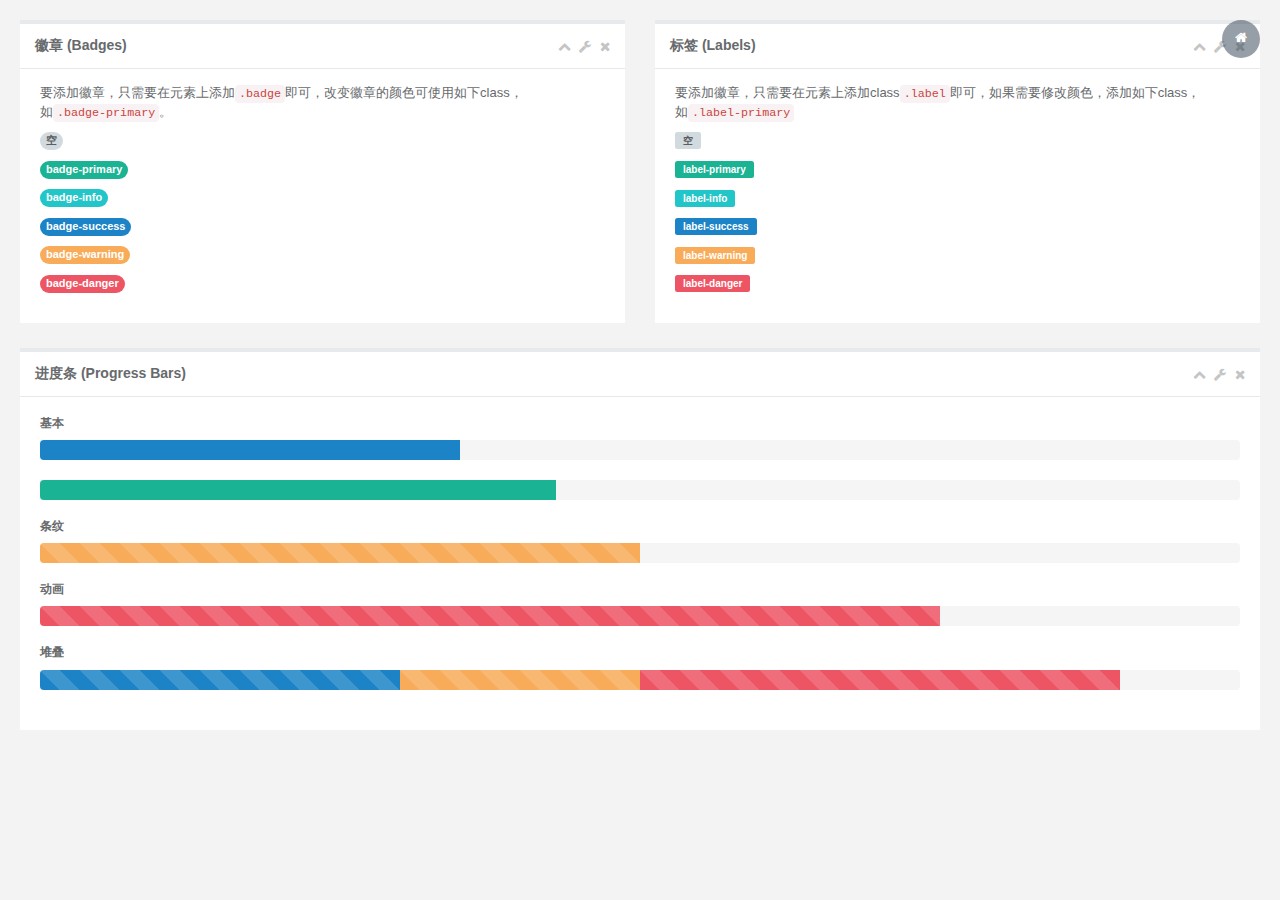
<file: badges_labels.html>
<!DOCTYPE html>
<html>

<head>

    <meta charset="utf-8">
    <meta name="viewport" content="width=device-width, initial-scale=1.0">


    <title>H+ 后台主题UI框架 - 徽章，标签，进度条</title>
    <meta name="keywords" content="H+后台主题,后台bootstrap框架,会员中心主题,后台HTML,响应式后台">
    <meta name="description" content="H+是一个完全响应式，基于Bootstrap3最新版本开发的扁平化主题，她采用了主流的左右两栏式布局，使用了Html5+CSS3等现代技术">

    <link rel="shortcut icon" href="favicon.ico"> <link href="css/bootstrap.min.css" rel="stylesheet">
    <link href="css/font-awesome.min.css" rel="stylesheet">

    <link href="css/animate.min.css" rel="stylesheet">
    <link href="css/style.min.css" rel="stylesheet">

</head>

<body class="gray-bg">
    <div class="wrapper wrapper-content animated fadeInRight">
        <div class="row">
            <div class="col-sm-6">
                <div class="ibox float-e-margins">
                    <div class="ibox-title">
                        <h5>徽章 (Badges)</h5>
                        <div class="ibox-tools">
                            <a class="collapse-link">
                                <i class="fa fa-chevron-up"></i>
                            </a>
                            <a class="dropdown-toggle" data-toggle="dropdown" href="#">
                                <i class="fa fa-wrench"></i>
                            </a>
                            <ul class="dropdown-menu dropdown-user">
                                <li><a href="#">选项1</a>
                                </li>
                                <li><a href="#">选项2</a>
                                </li>
                            </ul>
                            <a class="close-link">
                                <i class="fa fa-times"></i>
                            </a>
                        </div>
                    </div>
                    <div class="ibox-content">
                        <p>
                            要添加徽章，只需要在元素上添加<code>.badge</code>即可，改变徽章的颜色可使用如下class，如<code>.badge-primary</code>。
                        </p>
                        <p><span class="badge">空</span>
                        </p>
                        <p><span class="badge badge-primary">badge-primary</span>
                        </p>
                        <p><span class="badge badge-info">badge-info</span>
                        </p>
                        <p><span class="badge badge-success">badge-success</span>
                        </p>
                        <p><span class="badge badge-warning">badge-warning</span>
                        </p>
                        <p><span class="badge badge-danger">badge-danger</span>
                        </p>
                    </div>
                </div>
            </div>

            <div class="col-sm-6">
                <div class="ibox float-e-margins">
                    <div class="ibox-title">
                        <h5>标签 (Labels)</h5>
                        <div class="ibox-tools">
                            <a class="collapse-link">
                                <i class="fa fa-chevron-up"></i>
                            </a>
                            <a class="dropdown-toggle" data-toggle="dropdown" href="#">
                                <i class="fa fa-wrench"></i>
                            </a>
                            <ul class="dropdown-menu dropdown-user">
                                <li><a href="#">选项1</a>
                                </li>
                                <li><a href="#">选项2</a>
                                </li>
                            </ul>
                            <a class="close-link">
                                <i class="fa fa-times"></i>
                            </a>
                        </div>
                    </div>
                    <div class="ibox-content">
                        <p>
                            要添加徽章，只需要在元素上添加class<code>.label</code>即可，如果需要修改颜色，添加如下class，如<code>.label-primary</code>
                        </p>
                        <p><span class="label">空</span>
                        </p>
                        <p><span class="label label-primary">label-primary</span>
                        </p>
                        <p><span class="label label-info">label-info</span>
                        </p>
                        <p><span class="label label-success">label-success</span>
                        </p>
                        <p><span class="label label-warning">label-warning</span>
                        </p>
                        <p><span class="label label-danger">label-danger</span>
                        </p>
                    </div>
                </div>
            </div>

        </div>
        <div class="row">
            <div class="col-sm-12">
                <div class="ibox float-e-margins">
                    <div class="ibox-title">
                        <h5>进度条 (Progress Bars)</h5>
                        <div class="ibox-tools">
                            <a class="collapse-link">
                                <i class="fa fa-chevron-up"></i>
                            </a>
                            <a class="dropdown-toggle" data-toggle="dropdown" href="#">
                                <i class="fa fa-wrench"></i>
                            </a>
                            <ul class="dropdown-menu dropdown-user">
                                <li><a href="#">选项1</a>
                                </li>
                                <li><a href="#">选项2</a>
                                </li>
                            </ul>
                            <a class="close-link">
                                <i class="fa fa-times"></i>
                            </a>
                        </div>
                    </div>
                    <div class="ibox-content">
                        <h5>基本</h5>
                        <div class="progress">
                            <div style="width: 35%" aria-valuemax="100" aria-valuemin="0" aria-valuenow="35" role="progressbar" class="progress-bar progress-bar-success">
                                <span class="sr-only">35% Complete (success)</span>
                            </div>
                        </div>

                        <div class="progress progress-bar-default">
                            <div style="width: 43%" aria-valuemax="100" aria-valuemin="0" aria-valuenow="43" role="progressbar" class="progress-bar">
                                <span class="sr-only">43% Complete (success)</span>
                            </div>
                        </div>

                        <h5>条纹</h5>

                        <div class="progress progress-striped">
                            <div style="width: 50%" aria-valuemax="100" aria-valuemin="0" aria-valuenow="50" role="progressbar" class="progress-bar progress-bar-warning">
                                <span class="sr-only">40% Complete (success)</span>
                            </div>
                        </div>

                        <h5>动画</h5>

                        <div class="progress progress-striped active">
                            <div style="width: 75%" aria-valuemax="100" aria-valuemin="0" aria-valuenow="75" role="progressbar" class="progress-bar progress-bar-danger">
                                <span class="sr-only">40% Complete (success)</span>
                            </div>
                        </div>

                        <h5>堆叠</h5>

                        <div class="progress progress-striped active">
                            <div style="width: 30%" class="progress-bar progress-bar-success">
                                <span class="sr-only">30% Complete (success)</span>
                            </div>
                            <div style="width: 20%" class="progress-bar progress-bar-warning">
                                <span class="sr-only">15% Complete (warning)</span>
                            </div>
                            <div style="width: 40%" class="progress-bar progress-bar-danger">
                                <span class="sr-only">40% Complete (danger)</span>
                            </div>
                        </div>

                    </div>
                </div>
            </div>
        </div>
    </div>
    <script src="js/jquery.min.js"></script>
    <script src="js/bootstrap.min.js"></script>
    <script src="js/content.min.js"></script>
    

</body>

</html>
</file>
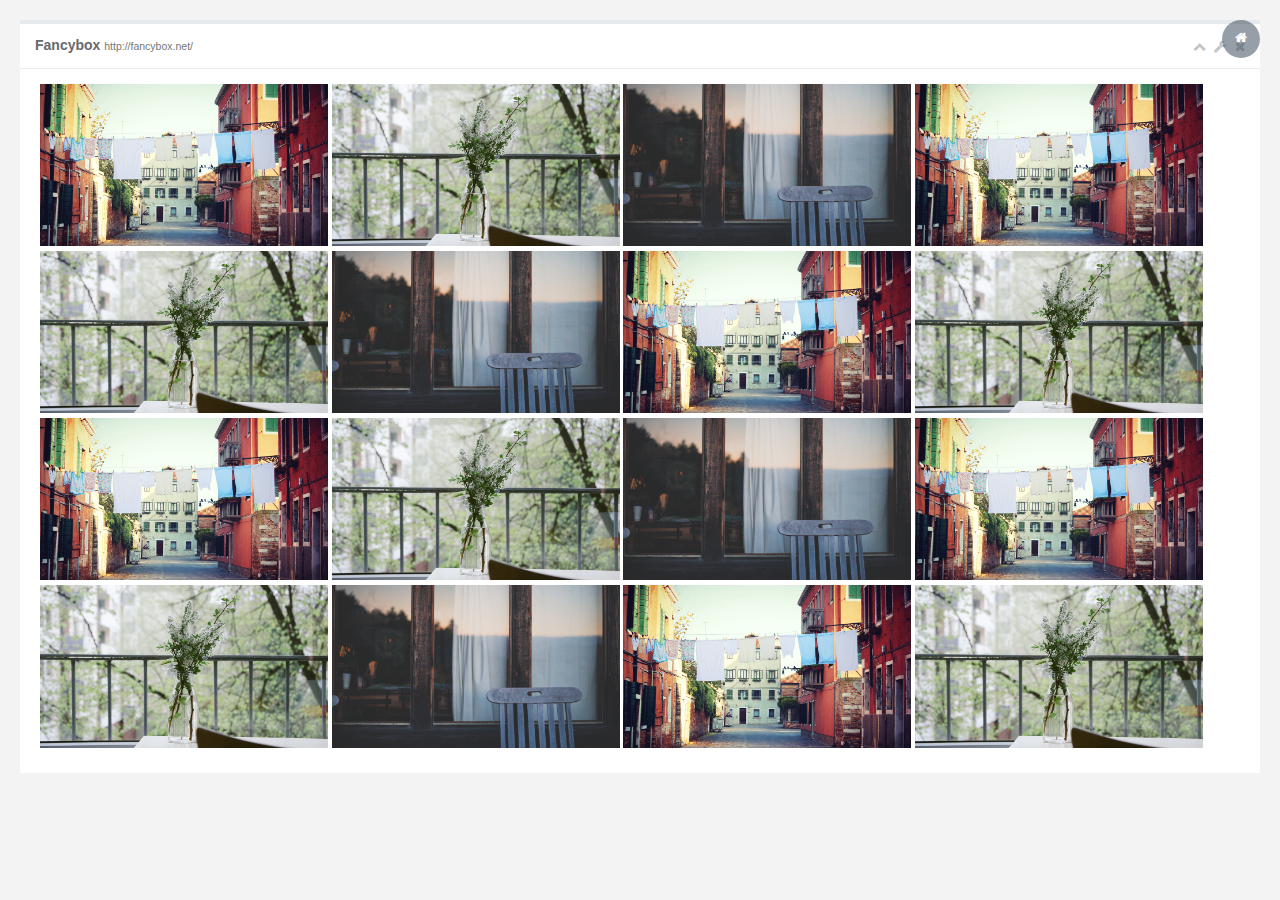
<file: basic_gallery.html>
<!DOCTYPE html>
<html>

<head>

    <meta charset="utf-8">
    <meta name="viewport" content="width=device-width, initial-scale=1.0">


    <title>H+ 后台主题UI框架 - 基本图库</title>
    <meta name="keywords" content="H+后台主题,后台bootstrap框架,会员中心主题,后台HTML,响应式后台">
    <meta name="description" content="H+是一个完全响应式，基于Bootstrap3最新版本开发的扁平化主题，她采用了主流的左右两栏式布局，使用了Html5+CSS3等现代技术">

    <link rel="shortcut icon" href="favicon.ico"> <link href="css/bootstrap.min.css" rel="stylesheet">
    <link href="css/font-awesome.min.css" rel="stylesheet">
    <link href="js/plugins/fancybox/jquery.fancybox.css" rel="stylesheet">
    <link href="css/animate.min.css" rel="stylesheet">
    <link href="css/style.min.css" rel="stylesheet">

</head>

<body class="gray-bg">
    <div class="wrapper wrapper-content">
        <div class="row">
            <div class="col-sm-12">
                <div class="ibox float-e-margins">
                    <div class="ibox-title">
                        <h5>Fancybox <small>http://fancybox.net/</small></h5>
                        <div class="ibox-tools">
                            <a class="collapse-link">
                                <i class="fa fa-chevron-up"></i>
                            </a>
                            <a class="dropdown-toggle" data-toggle="dropdown" href="#">
                                <i class="fa fa-wrench"></i>
                            </a>
                            <ul class="dropdown-menu dropdown-user">
                                <li><a href="#">选项1</a>
                                </li>
                                <li><a href="#">选项2</a>
                                </li>
                            </ul>
                            <a class="close-link">
                                <i class="fa fa-times"></i>
                            </a>
                        </div>
                    </div>
                    <div class="ibox-content">

                        <a class="fancybox" href="img/p1.jpg" title="图片1">
                            <img alt="image" src="img/p_big1.jpg" />
                        </a>
                        <a class="fancybox" href="img/p2.jpg" title="图片2">
                            <img alt="image" src="img/p_big2.jpg" />
                        </a>
                        <a class="fancybox" href="img/p3.jpg" title="图片3">
                            <img alt="image" src="img/p_big3.jpg" />
                        </a>
                        <a class="fancybox" href="img/p1.jpg" title="图片4">
                            <img alt="image" src="img/p_big1.jpg" />
                        </a>
                        <a class="fancybox" href="img/p2.jpg" title="图片5">
                            <img alt="image" src="img/p_big2.jpg" />
                        </a>
                        <a class="fancybox" href="img/p3.jpg" title="图片6">
                            <img alt="image" src="img/p_big3.jpg" />
                        </a>
                        <a class="fancybox" href="img/p1.jpg" title="图片7">
                            <img alt="image" src="img/p_big1.jpg" />
                        </a>
                        <a class="fancybox" href="img/p2.jpg" title="图片8">
                            <img alt="image" src="img/p_big2.jpg" />
                        </a>
                        <a class="fancybox" href="img/p1.jpg" title="图片9">
                            <img alt="image" src="img/p_big1.jpg" />
                        </a>
                        <a class="fancybox" href="img/p2.jpg" title="图片10">
                            <img alt="image" src="img/p_big2.jpg" />
                        </a>
                        <a class="fancybox" href="img/p3.jpg" title="图片11">
                            <img alt="image" src="img/p_big3.jpg" />
                        </a>
                        <a class="fancybox" href="img/p1.jpg" title="图片12">
                            <img alt="image" src="img/p_big1.jpg" />
                        </a>
                        <a class="fancybox" href="img/p2.jpg" title="图片13">
                            <img alt="image" src="img/p_big2.jpg" />
                        </a>
                        <a class="fancybox" href="img/p3.jpg" title="图片14">
                            <img alt="image" src="img/p_big3.jpg" />
                        </a>
                        <a class="fancybox" href="img/p1.jpg" title="图片15">
                            <img alt="image" src="img/p_big1.jpg" />
                        </a>
                        <a class="fancybox" href="img/p2.jpg" title="图片16">
                            <img alt="image" src="img/p_big2.jpg" />
                        </a>


                    </div>
                </div>
            </div>

        </div>
    </div>
    <script src="js/jquery.min.js"></script>
    <script src="js/bootstrap.min.js"></script>
    <script src="js/plugins/peity/jquery.peity.min.js"></script>
    <script src="js/content.min.js"></script>
    <script src="js/plugins/fancybox/jquery.fancybox.js"></script>
    <script>
        $(document).ready(function(){$(".fancybox").fancybox({openEffect:"none",closeEffect:"none"})});
    </script>

    
</body>

</html>
</file>
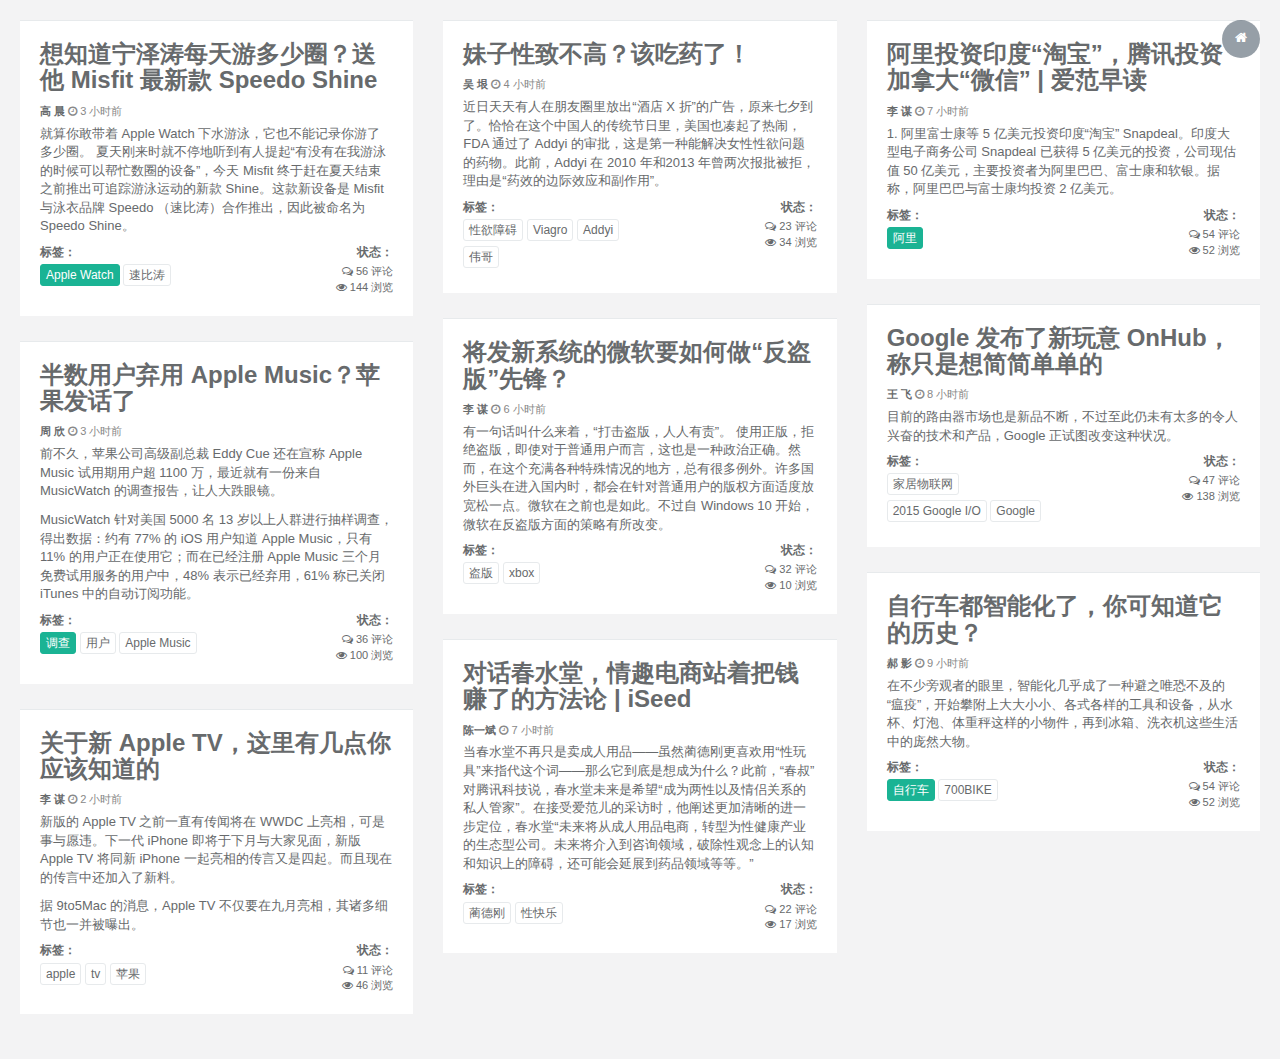
<file: blog.html>
<!DOCTYPE html>
<html>

<head>

    <meta charset="utf-8">
    <meta name="viewport" content="width=device-width, initial-scale=1.0">


    <title>H+ 后台主题UI框架 - 文章列表</title>
    <meta name="keywords" content="H+后台主题,后台bootstrap框架,会员中心主题,后台HTML,响应式后台">
    <meta name="description" content="H+是一个完全响应式，基于Bootstrap3最新版本开发的扁平化主题，她采用了主流的左右两栏式布局，使用了Html5+CSS3等现代技术">

    <link rel="shortcut icon" href="favicon.ico"> <link href="css/bootstrap.min.css" rel="stylesheet">
    <link href="css/font-awesome.min.css" rel="stylesheet">

    <link href="css/animate.min.css" rel="stylesheet">
    <link href="css/style.min.css" rel="stylesheet">

</head>

<body class="gray-bg">
    <div class="wrapper wrapper-content  animated fadeInRight blog">
        <div class="row">
            <div class="col-lg-4">
                <div class="ibox">
                    <div class="ibox-content">
                        <a href="article.html" class="btn-link">
                            <h2>
                                    想知道宁泽涛每天游多少圈？送他 Misfit 最新款 Speedo Shine
                                </h2>
                        </a>
                        <div class="small m-b-xs">
                            <strong>高 晨</strong> <span class="text-muted"><i class="fa fa-clock-o"></i> 3 小时前</span>
                        </div>
                        <p>
                            就算你敢带着 Apple Watch 下水游泳，它也不能记录你游了多少圈。 夏天刚来时就不停地听到有人提起“有没有在我游泳的时候可以帮忙数圈的设备”，今天 Misfit 终于赶在夏天结束之前推出可追踪游泳运动的新款 Shine。这款新设备是 Misfit 与泳衣品牌 Speedo （速比涛）合作推出，因此被命名为 Speedo Shine。
                        </p>
                        <div class="row">
                            <div class="col-md-6">
                                <h5>标签：</h5>
                                <button class="btn btn-primary btn-xs" type="button">Apple Watch</button>
                                <button class="btn btn-white btn-xs" type="button">速比涛</button>
                            </div>
                            <div class="col-md-6">
                                <div class="small text-right">
                                    <h5>状态：</h5>
                                    <div> <i class="fa fa-comments-o"> </i> 56 评论 </div>
                                    <i class="fa fa-eye"> </i> 144 浏览
                                </div>
                            </div>
                        </div>
                    </div>
                </div>
                <div class="ibox">
                    <div class="ibox-content">
                        <a href="article.html" class="btn-link">
                            <h2>
                                    半数用户弃用 Apple Music？苹果发话了
                                </h2>
                        </a>
                        <div class="small m-b-xs">
                            <strong>周 欣</strong> <span class="text-muted"><i class="fa fa-clock-o"></i> 3 小时前</span>
                        </div>
                        <p>
                            前不久，苹果公司高级副总裁 Eddy Cue 还在宣称 Apple Music 试用期用户超 1100 万，最近就有一份来自 MusicWatch 的调查报告，让人大跌眼镜。


                        </p>
                        <p>
                            MusicWatch 针对美国 5000 名 13 岁以上人群进行抽样调查，得出数据：约有 77% 的 iOS 用户知道 Apple Music，只有 11% 的用户正在使用它；而在已经注册 Apple Music 三个月免费试用服务的用户中，48% 表示已经弃用，61% 称已关闭 iTunes 中的自动订阅功能。
                        </p>
                        <div class="row">
                            <div class="col-md-6">
                                <h5>标签：</h5>
                                <button class="btn btn-primary btn-xs" type="button">调查</button>
                                <button class="btn btn-white btn-xs" type="button">用户</button>
                                <button class="btn btn-white btn-xs" type="button">Apple Music</button>
                            </div>
                            <div class="col-md-6">
                                <div class="small text-right">
                                    <h5>状态：</h5>
                                    <div> <i class="fa fa-comments-o"> </i> 36 评论 </div>
                                    <i class="fa fa-eye"> </i> 100 浏览
                                </div>
                            </div>
                        </div>
                    </div>
                </div>
                <div class="ibox">
                    <div class="ibox-content">
                        <a href="article.html" class="btn-link">
                            <h2>
                                    关于新 Apple TV，这里有几点你应该知道的
                                </h2>
                        </a>
                        <div class="small m-b-xs">
                            <strong>李 谋</strong> <span class="text-muted"><i class="fa fa-clock-o"></i> 2 小时前</span>
                        </div>
                        <p>
                            新版的 Apple TV 之前一直有传闻将在 WWDC 上亮相，可是事与愿违。下一代 iPhone 即将于下月与大家见面，新版 Apple TV 将同新 iPhone 一起亮相的传言又是四起。而且现在的传言中还加入了新料。</p>
                        <p>

                            据 9to5Mac 的消息，Apple TV 不仅要在九月亮相，其诸多细节也一并被曝出。
                        </p>
                        <div class="row">
                            <div class="col-md-6">
                                <h5>标签：</h5>
                                <button class="btn btn-white btn-xs" type="button">apple</button>
                                <button class="btn btn-white btn-xs" type="button">tv</button>
                                <button class="btn btn-white btn-xs" type="button">苹果</button>
                            </div>
                            <div class="col-md-6">
                                <div class="small text-right">
                                    <h5>状态：</h5>
                                    <div> <i class="fa fa-comments-o"> </i> 11 评论 </div>
                                    <i class="fa fa-eye"> </i> 46 浏览
                                </div>
                            </div>
                        </div>
                    </div>
                </div>
            </div>
            <div class="col-lg-4">
                <div class="ibox">
                    <div class="ibox-content">
                        <a href="article.html" class="btn-link">
                            <h2>
                                    妹子性致不高？该吃药了！
                                </h2>
                        </a>
                        <div class="small m-b-xs">
                            <strong>吴 垠</strong> <span class="text-muted"><i class="fa fa-clock-o"></i> 4 小时前</span>
                        </div>
                        <p>
                            近日天天有人在朋友圈里放出“酒店 X 折”的广告，原来七夕到了。恰恰在这个中国人的传统节日里，美国也凑起了热闹，FDA 通过了 Addyi 的审批，这是第一种能解决女性性欲问题的药物。此前，Addyi 在 2010 年和2013 年曾两次报批被拒，理由是“药效的边际效应和副作用”。</p>
                        <div class="row">
                            <div class="col-md-6">
                                <h5>标签：</h5>
                                <button class="btn btn-white btn-xs" type="button">性欲障碍</button>
                                <button class="btn btn-white btn-xs" type="button">Viagro</button>
                                <button class="btn btn-white btn-xs" type="button">Addyi</button>
                                <button class="btn btn-white btn-xs" type="button">伟哥</button>
                            </div>
                            <div class="col-md-6">
                                <div class="small text-right">
                                    <h5>状态：</h5>
                                    <div> <i class="fa fa-comments-o"> </i> 23 评论 </div>
                                    <i class="fa fa-eye"> </i> 34 浏览
                                </div>
                            </div>
                        </div>
                    </div>
                </div>
                <div class="ibox">
                    <div class="ibox-content">
                        <a href="article.html" class="btn-link">
                            <h2>

将发新系统的微软要如何做“反盗版”先锋？
                                </h2>
                        </a>
                        <div class="small m-b-xs">
                            <strong>李 谋</strong> <span class="text-muted"><i class="fa fa-clock-o"></i> 6 小时前</span>
                        </div>
                        <p>
                            有一句话叫什么来着，“打击盗版，人人有责”。 使用正版，拒绝盗版，即使对于普通用户而言，这也是一种政治正确。然而，在这个充满各种特殊情况的地方，总有很多例外。许多国外巨头在进入国内时，都会在针对普通用户的版权方面适度放宽松一点。微软在之前也是如此。不过自 Windows 10 开始，微软在反盗版方面的策略有所改变。
                        </p>
                        <div class="row">
                            <div class="col-md-6">
                                <h5>标签：</h5>
                                <button class="btn btn-white btn-xs" type="button">盗版</button>
                                <button class="btn btn-white btn-xs" type="button">xbox</button>
                            </div>
                            <div class="col-md-6">
                                <div class="small text-right">
                                    <h5>状态：</h5>
                                    <div> <i class="fa fa-comments-o"> </i> 32 评论 </div>
                                    <i class="fa fa-eye"> </i> 10 浏览
                                </div>
                            </div>
                        </div>
                    </div>
                </div>
                <div class="ibox">
                    <div class="ibox-content">
                        <a href="article.html" class="btn-link">
                            <h2>
                                    对话春水堂，情趣电商站着把钱赚了的方法论 | iSeed
                                </h2>
                        </a>
                        <div class="small m-b-xs">
                            <strong>陈一斌</strong> <span class="text-muted"><i class="fa fa-clock-o"></i> 7 小时前</span>
                        </div>
                        <p>
                            当春水堂不再只是卖成人用品——虽然蔺德刚更喜欢用“性玩具”来指代这个词——那么它到底是想成为什么？此前，“春叔”对腾讯科技说，春水堂未来是希望“成为两性以及情侣关系的私人管家”。在接受爱范儿的采访时，他阐述更加清晰的进一步定位，春水堂“未来将从成人用品电商，转型为性健康产业的生态型公司。未来将介入到咨询领域，破除性观念上的认知和知识上的障碍，还可能会延展到药品领域等等。”
                        </p>
                        <div class="row">
                            <div class="col-md-6">
                                <h5>标签：</h5>
                                <button class="btn btn-white btn-xs" type="button">蔺德刚</button>
                                <button class="btn btn-white btn-xs" type="button">性快乐</button>

                            </div>
                            <div class="col-md-6">
                                <div class="small text-right">
                                    <h5>状态：</h5>
                                    <div> <i class="fa fa-comments-o"> </i> 22 评论 </div>
                                    <i class="fa fa-eye"> </i> 17 浏览
                                </div>
                            </div>
                        </div>
                    </div>
                </div>
            </div>
            <div class="col-lg-4">
                <div class="ibox">
                    <div class="ibox-content">
                        <a href="article.html" class="btn-link">
                            <h2>
                                    阿里投资印度“淘宝”，腾讯投资加拿大“微信” | 爱范早读
                                </h2>
                        </a>
                        <div class="small m-b-xs">
                            <strong>李 谋</strong> <span class="text-muted"><i class="fa fa-clock-o"></i>  7 小时前</span>
                        </div>
                        <p>
                            1. 阿里富士康等 5 亿美元投资印度“淘宝” Snapdeal。印度大型电子商务公司 Snapdeal 已获得 5 亿美元的投资，公司现估值 50 亿美元，主要投资者为阿里巴巴、富士康和软银。据称，阿里巴巴与富士康均投资 2 亿美元。
                        </p>
                        <div class="row">
                            <div class="col-md-6">
                                <h5>标签：</h5>
                                <button class="btn btn-primary btn-xs" type="button">阿里</button>
                            </div>
                            <div class="col-md-6">
                                <div class="small text-right">
                                    <h5>状态：</h5>
                                    <div> <i class="fa fa-comments-o"> </i> 54 评论 </div>
                                    <i class="fa fa-eye"> </i> 52 浏览
                                </div>
                            </div>
                        </div>
                    </div>
                </div>
                <div class="ibox">
                    <div class="ibox-content">
                        <a href="article.html" class="btn-link">
                            <h2>
                                    Google 发布了新玩意 OnHub，称只是想简简单单的
                                </h2>
                        </a>
                        <div class="small m-b-xs">
                            <strong>王 飞</strong> <span class="text-muted"><i class="fa fa-clock-o"></i> 8 小时前</span>
                        </div>
                        <p>
                            目前的路由器市场也是新品不断，不过至此仍未有太多的令人兴奋的技术和产品，Google 正试图改变这种状况。
                        </p>
                        <div class="row">
                            <div class="col-md-6">
                                <h5>标签：</h5>
                                <button class="btn btn-white btn-xs" type="button">家居物联网</button>
                                <button class="btn btn-white btn-xs" type="button">2015 Google I/O</button>
                                <button class="btn btn-white btn-xs" type="button">Google</button>
                            </div>
                            <div class="col-md-6">
                                <div class="small text-right">
                                    <h5>状态：</h5>
                                    <div> <i class="fa fa-comments-o"> </i> 47 评论 </div>
                                    <i class="fa fa-eye"> </i> 138 浏览
                                </div>
                            </div>
                        </div>
                    </div>
                </div>
                <div class="ibox">
                    <div class="ibox-content">
                        <a href="article.html" class="btn-link">
                            <h2>
                                    自行车都智能化了，你可知道它的历史？
                                </h2>
                        </a>
                        <div class="small m-b-xs">
                            <strong>郝 影</strong> <span class="text-muted"><i class="fa fa-clock-o"></i> 9 小时前</span>
                        </div>
                        <p>
                            在不少旁观者的眼里，智能化几乎成了一种避之唯恐不及的“瘟疫”，开始攀附上大大小小、各式各样的工具和设备，从水杯、灯泡、体重秤这样的小物件，再到冰箱、洗衣机这些生活中的庞然大物。
                        </p>
                        <div class="row">
                            <div class="col-md-6">
                                <h5>标签：</h5>
                                <button class="btn btn-primary btn-xs" type="button">自行车</button>
                                <button class="btn btn-white btn-xs" type="button">700BIKE</button>
                            </div>
                            <div class="col-md-6">
                                <div class="small text-right">
                                    <h5>状态：</h5>
                                    <div> <i class="fa fa-comments-o"> </i> 54 评论 </div>
                                    <i class="fa fa-eye"> </i> 52 浏览
                                </div>
                            </div>
                        </div>
                    </div>
                </div>
            </div>
        </div>
    </div>
    <script src="js/jquery.min.js"></script>
    <script src="js/bootstrap.min.js"></script>
    <script src="js/content.min.js"></script>
    
</body>

</html>
</file>
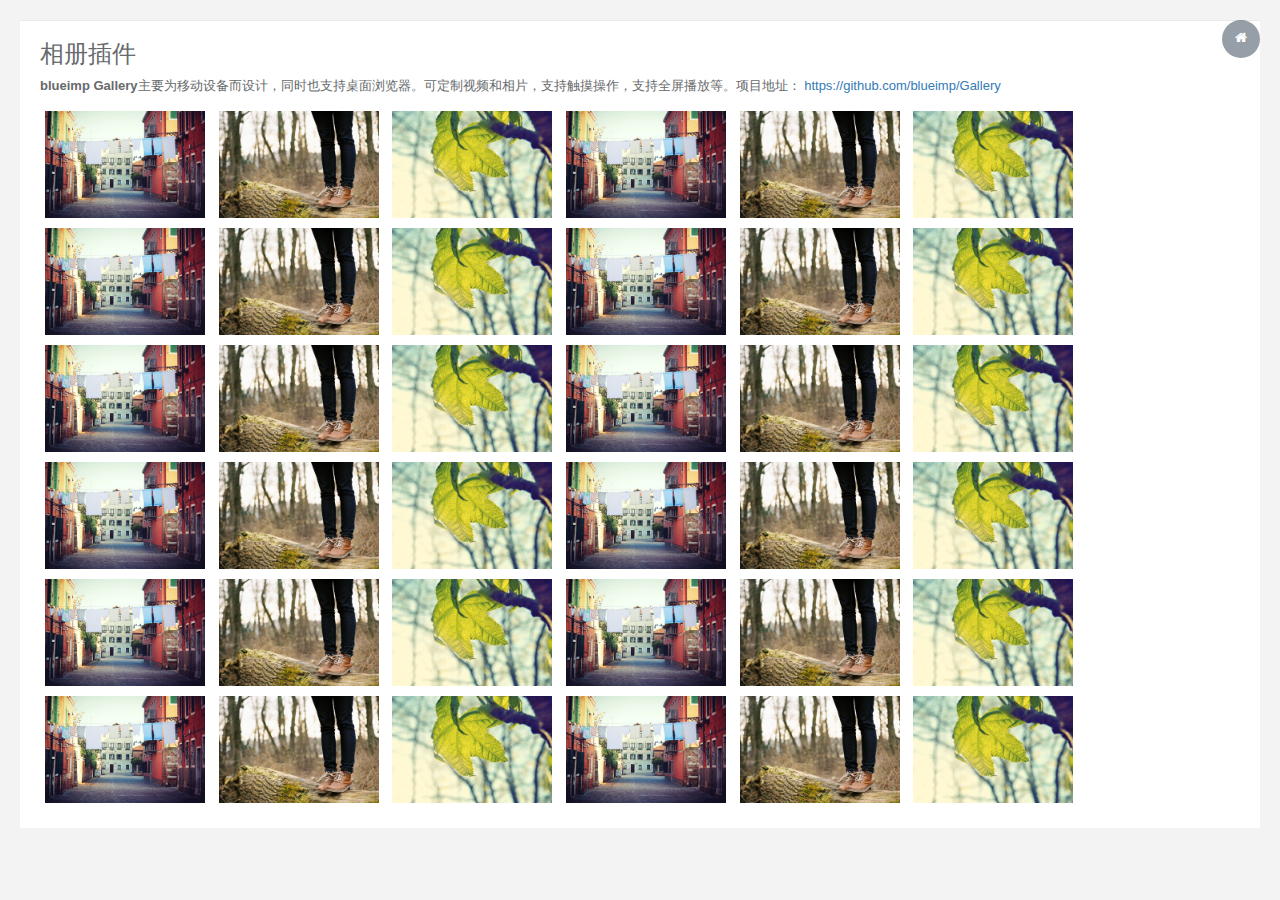
<file: blueimp.html>
<!DOCTYPE html>
<html>

<head>

    <meta charset="utf-8">
    <meta name="viewport" content="width=device-width, initial-scale=1.0">


    <title>H+ 后台主题UI框架 - Blueimp相册</title>
    <meta name="keywords" content="H+后台主题,后台bootstrap框架,会员中心主题,后台HTML,响应式后台">
    <meta name="description" content="H+是一个完全响应式，基于Bootstrap3最新版本开发的扁平化主题，她采用了主流的左右两栏式布局，使用了Html5+CSS3等现代技术">

    <link rel="shortcut icon" href="favicon.ico"> <link href="css/bootstrap.min.css" rel="stylesheet">
    <link href="css/font-awesome.min.css" rel="stylesheet">
    <link href="css/plugins/blueimp/css/blueimp-gallery.min.css" rel="stylesheet">

    <link href="css/animate.min.css" rel="stylesheet">
    <link href="css/style.min.css" rel="stylesheet">

    <style>
        .lightBoxGallery img {
            margin: 5px;
            width: 160px;
        }
    </style>

</head>

<body class="gray-bg">
    <div class="wrapper wrapper-content">
        <div class="row">
            <div class="col-lg-12">
                <div class="ibox float-e-margins">

                    <div class="ibox-content">

                        <h2>相册插件</h2>
                        <p>
                            <strong>blueimp Gallery</strong>主要为移动设备而设计，同时也支持桌面浏览器。可定制视频和相片，支持触摸操作，支持全屏播放等。项目地址： <a href="../../../https@github.com/blueimp/Gallery" target="_blank">https://github.com/blueimp/Gallery</a>
                        </p>

                        <div class="lightBoxGallery">
                            <a href="img/p_big1.jpg" title="图片" data-gallery=""><img src="img/p1.jpg"></a>
                            <a href="img/p_big2.jpg" title="图片" data-gallery=""><img src="img/p2.jpg"></a>
                            <a href="img/p_big3.jpg" title="图片" data-gallery=""><img src="img/p3.jpg"></a>
                            <a href="img/p_big1.jpg" title="图片" data-gallery=""><img src="img/p1.jpg"></a>
                            <a href="img/p_big2.jpg" title="图片" data-gallery=""><img src="img/p2.jpg"></a>
                            <a href="img/p_big3.jpg" title="图片" data-gallery=""><img src="img/p3.jpg"></a>
                            <a href="img/p_big1.jpg" title="图片" data-gallery=""><img src="img/p1.jpg"></a>
                            <a href="img/p_big2.jpg" title="图片" data-gallery=""><img src="img/p2.jpg"></a>
                            <a href="img/p_big3.jpg" title="图片" data-gallery=""><img src="img/p3.jpg"></a>
                            <a href="img/p_big1.jpg" title="图片" data-gallery=""><img src="img/p1.jpg"></a>
                            <a href="img/p_big2.jpg" title="图片" data-gallery=""><img src="img/p2.jpg"></a>
                            <a href="img/p_big3.jpg" title="图片" data-gallery=""><img src="img/p3.jpg"></a>
                            <a href="img/p_big1.jpg" title="图片" data-gallery=""><img src="img/p1.jpg"></a>
                            <a href="img/p_big2.jpg" title="图片" data-gallery=""><img src="img/p2.jpg"></a>
                            <a href="img/p_big3.jpg" title="图片" data-gallery=""><img src="img/p3.jpg"></a>
                            <a href="img/p_big1.jpg" title="图片" data-gallery=""><img src="img/p1.jpg"></a>
                            <a href="img/p_big2.jpg" title="图片" data-gallery=""><img src="img/p2.jpg"></a>
                            <a href="img/p_big3.jpg" title="图片" data-gallery=""><img src="img/p3.jpg"></a>
                            <a href="img/p_big1.jpg" title="图片" data-gallery=""><img src="img/p1.jpg"></a>
                            <a href="img/p_big2.jpg" title="图片" data-gallery=""><img src="img/p2.jpg"></a>
                            <a href="img/p_big3.jpg" title="图片" data-gallery=""><img src="img/p3.jpg"></a>
                            <a href="img/p_big1.jpg" title="图片" data-gallery=""><img src="img/p1.jpg"></a>
                            <a href="img/p_big2.jpg" title="图片" data-gallery=""><img src="img/p2.jpg"></a>
                            <a href="img/p_big3.jpg" title="图片" data-gallery=""><img src="img/p3.jpg"></a>
                            <a href="img/p_big1.jpg" title="图片" data-gallery=""><img src="img/p1.jpg"></a>
                            <a href="img/p_big2.jpg" title="图片" data-gallery=""><img src="img/p2.jpg"></a>
                            <a href="img/p_big3.jpg" title="图片" data-gallery=""><img src="img/p3.jpg"></a>
                            <a href="img/p_big1.jpg" title="图片" data-gallery=""><img src="img/p1.jpg"></a>
                            <a href="img/p_big2.jpg" title="图片" data-gallery=""><img src="img/p2.jpg"></a>
                            <a href="img/p_big3.jpg" title="图片" data-gallery=""><img src="img/p3.jpg"></a>
                            <a href="img/p_big1.jpg" title="图片" data-gallery=""><img src="img/p1.jpg"></a>
                            <a href="img/p_big2.jpg" title="图片" data-gallery=""><img src="img/p2.jpg"></a>
                            <a href="img/p_big3.jpg" title="图片" data-gallery=""><img src="img/p3.jpg"></a>
                            <a href="img/p_big1.jpg" title="图片" data-gallery=""><img src="img/p1.jpg"></a>
                            <a href="img/p_big2.jpg" title="图片" data-gallery=""><img src="img/p2.jpg"></a>
                            <a href="img/p_big3.jpg" title="图片" data-gallery=""><img src="img/p3.jpg"></a>

                            <div id="blueimp-gallery" class="blueimp-gallery">
                                <div class="slides"></div>
                                <h3 class="title"></h3>
                                <a class="prev">‹</a>
                                <a class="next">›</a>
                                <a class="close">×</a>
                                <a class="play-pause"></a>
                                <ol class="indicator"></ol>
                            </div>
                        </div>
                    </div>
                </div>
            </div>
        </div>
    </div>
    <script src="js/jquery.min.js"></script>
    <script src="js/bootstrap.min.js"></script>
    <script src="js/content.min.js"></script>
    <script src="js/plugins/blueimp/jquery.blueimp-gallery.min.js"></script>
    
</body>

</html>
</file>
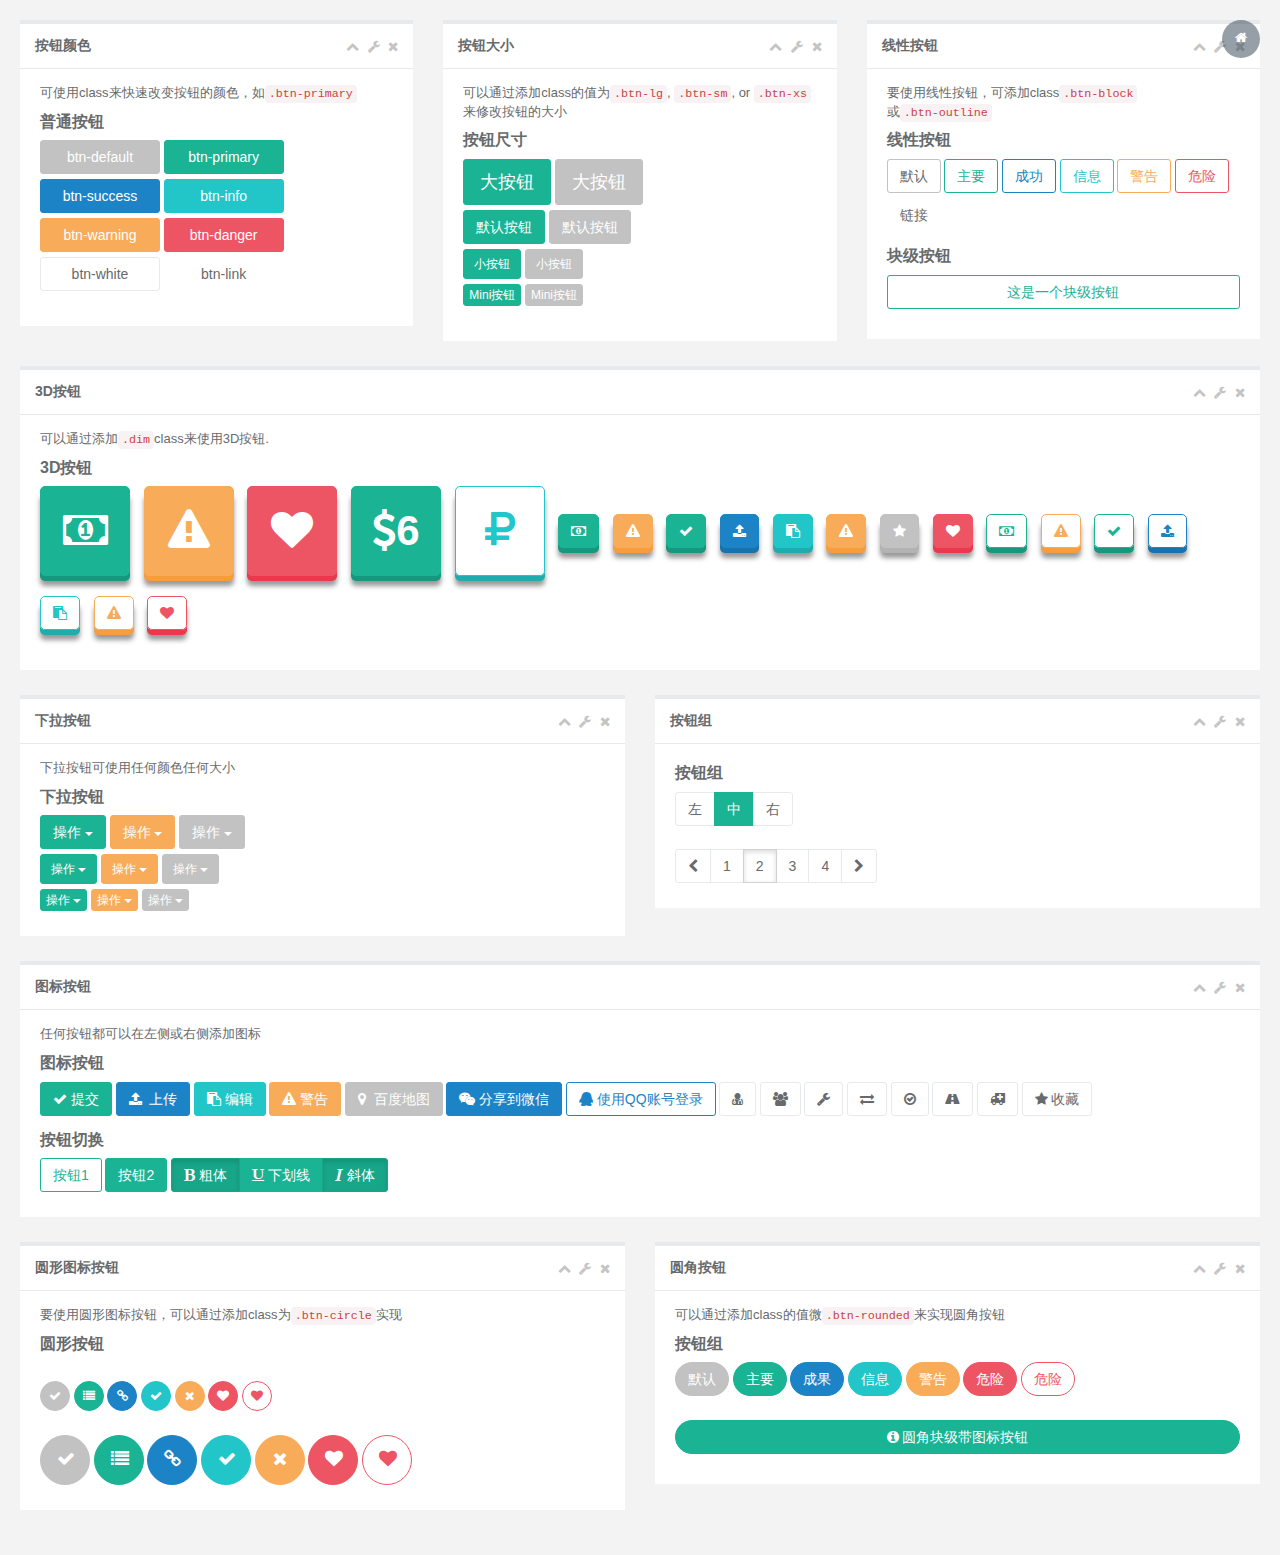
<file: buttons.html>
<!DOCTYPE html>
<html>

<head>

    <meta charset="utf-8">
    <meta name="viewport" content="width=device-width, initial-scale=1.0">


    <title>H+ 后台主题UI框架 - 按钮</title>
    <meta name="keywords" content="H+后台主题,后台bootstrap框架,会员中心主题,后台HTML,响应式后台">
    <meta name="description" content="H+是一个完全响应式，基于Bootstrap3最新版本开发的扁平化主题，她采用了主流的左右两栏式布局，使用了Html5+CSS3等现代技术">

    <link rel="shortcut icon" href="favicon.ico"> <link href="css/bootstrap.min.css" rel="stylesheet">
    <link href="css/font-awesome.min.css" rel="stylesheet">

    <link href="css/animate.min.css" rel="stylesheet">
    <link href="css/style.min.css" rel="stylesheet">

</head>

<body class="gray-bg">
    <div class="row wrapper wrapper-content animated fadeInRight">
        <div class="col-sm-4">
            <div class="ibox float-e-margins">
                <div class="ibox-title">
                    <h5>按钮颜色</h5>
                    <div class="ibox-tools">
                        <a class="collapse-link">
                            <i class="fa fa-chevron-up"></i>
                        </a>
                        <a class="dropdown-toggle" data-toggle="dropdown" href="#">
                            <i class="fa fa-wrench"></i>
                        </a>
                        <ul class="dropdown-menu dropdown-user">
                            <li><a href="#">选项1</a>
                            </li>
                            <li><a href="#">选项2</a>
                            </li>
                        </ul>
                        <a class="close-link">
                            <i class="fa fa-times"></i>
                        </a>
                    </div>
                </div>
                <div class="ibox-content">
                    <p>
                        可使用class来快速改变按钮的颜色，如<code>.btn-primary</code>
                    </p>

                    <h3 class="font-bold">
                            普通按钮
                        </h3>
                    <p>
                        <button type="button" class="btn btn-w-m btn-default">btn-default</button>
                        <button type="button" class="btn btn-w-m btn-primary">btn-primary</button>
                        <button type="button" class="btn btn-w-m btn-success">btn-success</button>
                        <button type="button" class="btn btn-w-m btn-info">btn-info</button>
                        <button type="button" class="btn btn-w-m btn-warning">btn-warning</button>
                        <button type="button" class="btn btn-w-m btn-danger">btn-danger</button>
                        <button type="button" class="btn btn-w-m btn-white">btn-white</button>
                        <button type="button" class="btn btn-w-m btn-link">btn-link</button>
                    </p>
                </div>
            </div>
        </div>
        <div class="col-sm-4">
            <div class="ibox float-e-margins">
                <div class="ibox-title">
                    <h5>按钮大小</h5>
                    <div class="ibox-tools">
                        <a class="collapse-link">
                            <i class="fa fa-chevron-up"></i>
                        </a>
                        <a class="dropdown-toggle" data-toggle="dropdown" href="#">
                            <i class="fa fa-wrench"></i>
                        </a>
                        <ul class="dropdown-menu dropdown-user">
                            <li><a href="#">选项1</a>
                            </li>
                            <li><a href="#">选项2</a>
                            </li>
                        </ul>
                        <a class="close-link">
                            <i class="fa fa-times"></i>
                        </a>
                    </div>
                </div>
                <div class="ibox-content">
                    <p>
                        可以通过添加class的值为<code>.btn-lg</code>, <code>.btn-sm</code>, or <code>.btn-xs</code>来修改按钮的大小
                    </p>
                    <h3 class="font-bold">按钮尺寸</h3>
                    <p>
                        <button type="button" class="btn btn-primary btn-lg">大按钮</button>
                        <button type="button" class="btn btn-default btn-lg">大按钮</button>
                        <br/>
                        <button type="button" class="btn btn-primary">默认按钮</button>
                        <button type="button" class="btn btn-default">默认按钮</button>
                        <br/>
                        <button type="button" class="btn btn-primary btn-sm">小按钮</button>
                        <button type="button" class="btn btn-default btn-sm">小按钮</button>
                        <br/>
                        <button type="button" class="btn btn-primary btn-xs">Mini按钮</button>
                        <button type="button" class="btn btn-default btn-xs">Mini按钮</button>
                    </p>
                </div>
            </div>
        </div>
        <div class="col-sm-4">
            <div class="ibox float-e-margins">
                <div class="ibox-title">
                    <h5>线性按钮</h5>
                    <div class="ibox-tools">
                        <a class="collapse-link">
                            <i class="fa fa-chevron-up"></i>
                        </a>
                        <a class="dropdown-toggle" data-toggle="dropdown" href="#">
                            <i class="fa fa-wrench"></i>
                        </a>
                        <ul class="dropdown-menu dropdown-user">
                            <li><a href="#">选项1</a>
                            </li>
                            <li><a href="#">选项2</a>
                            </li>
                        </ul>
                        <a class="close-link">
                            <i class="fa fa-times"></i>
                        </a>
                    </div>
                </div>
                <div class="ibox-content">
                    <p>
                        要使用线性按钮，可添加class<code>.btn-block</code>或<code>.btn-outline</code>
                    </p>

                    <h3 class="font-bold">线性按钮</h3>
                    <p>
                        <button type="button" class="btn btn-outline btn-default">默认</button>
                        <button type="button" class="btn btn-outline btn-primary">主要</button>
                        <button type="button" class="btn btn-outline btn-success">成功</button>
                        <button type="button" class="btn btn-outline btn-info">信息</button>
                        <button type="button" class="btn btn-outline btn-warning">警告</button>
                        <button type="button" class="btn btn-outline btn-danger">危险</button>
                        <button type="button" class="btn btn-outline btn-link">链接</button>
                    </p>
                    <h3 class="font-bold">块级按钮</h3>
                    <p>
                        <button type="button" class="btn btn-block btn-outline btn-primary">这是一个块级按钮</button>
                    </p>
                </div>
            </div>
        </div>
        <div class="col-sm-12">
            <div class="ibox float-e-margins">
                <div class="ibox-title">
                    <h5>3D按钮</h5>
                    <div class="ibox-tools">
                        <a class="collapse-link">
                            <i class="fa fa-chevron-up"></i>
                        </a>
                        <a class="dropdown-toggle" data-toggle="dropdown" href="#">
                            <i class="fa fa-wrench"></i>
                        </a>
                        <ul class="dropdown-menu dropdown-user">
                            <li><a href="#">选项1</a>
                            </li>
                            <li><a href="#">选项2</a>
                            </li>
                        </ul>
                        <a class="close-link">
                            <i class="fa fa-times"></i>
                        </a>
                    </div>
                </div>
                <div class="ibox-content">
                    <p>
                        可以通过添加<code>.dim</code>class来使用3D按钮.
                    </p>
                    <h3 class="font-bold">3D按钮</h3>

                    <button class="btn btn-primary dim btn-large-dim" type="button"><i class="fa fa-money"></i>
                    </button>
                    <button class="btn btn-warning dim btn-large-dim" type="button"><i class="fa fa-warning"></i>
                    </button>
                    <button class="btn btn-danger  dim btn-large-dim" type="button"><i class="fa fa-heart"></i>
                    </button>
                    <button class="btn btn-primary  dim btn-large-dim" type="button"><i class="fa fa-dollar"></i>6</button>
                    <button class="btn btn-info  dim btn-large-dim btn-outline" type="button"><i class="fa fa-ruble"></i>
                    </button>
                    <button class="btn btn-primary dim" type="button"><i class="fa fa-money"></i>
                    </button>
                    <button class="btn btn-warning dim" type="button"><i class="fa fa-warning"></i>
                    </button>
                    <button class="btn btn-primary dim" type="button"><i class="fa fa-check"></i>
                    </button>
                    <button class="btn btn-success  dim" type="button"><i class="fa fa-upload"></i>
                    </button>
                    <button class="btn btn-info  dim" type="button"><i class="fa fa-paste"></i>
                    </button>
                    <button class="btn btn-warning  dim" type="button"><i class="fa fa-warning"></i>
                    </button>
                    <button class="btn btn-default  dim " type="button"><i class="fa fa-star"></i>
                    </button>
                    <button class="btn btn-danger  dim " type="button"><i class="fa fa-heart"></i>
                    </button>

                    <button class="btn btn-outline btn-primary dim" type="button"><i class="fa fa-money"></i>
                    </button>
                    <button class="btn btn-outline btn-warning dim" type="button"><i class="fa fa-warning"></i>
                    </button>
                    <button class="btn btn-outline btn-primary dim" type="button"><i class="fa fa-check"></i>
                    </button>
                    <button class="btn btn-outline btn-success  dim" type="button"><i class="fa fa-upload"></i>
                    </button>
                    <button class="btn btn-outline btn-info  dim" type="button"><i class="fa fa-paste"></i>
                    </button>
                    <button class="btn btn-outline btn-warning  dim" type="button"><i class="fa fa-warning"></i>
                    </button>
                    <button class="btn btn-outline btn-danger  dim " type="button"><i class="fa fa-heart"></i>
                    </button>

                </div>
            </div>
        </div>
        <div class="col-sm-12">
            <div class="row">
                <div class="col-sm-6">
                    <div class="ibox float-e-margins">
                        <div class="ibox-title">
                            <h5>下拉按钮</h5>
                            <div class="ibox-tools">
                                <a class="collapse-link">
                                    <i class="fa fa-chevron-up"></i>
                                </a>
                                <a class="dropdown-toggle" data-toggle="dropdown" href="#">
                                    <i class="fa fa-wrench"></i>
                                </a>
                                <ul class="dropdown-menu dropdown-user">
                                    <li><a href="#">选项1</a>
                                    </li>
                                    <li><a href="#">选项2</a>
                                    </li>
                                </ul>
                                <a class="close-link">
                                    <i class="fa fa-times"></i>
                                </a>
                            </div>
                        </div>
                        <div class="ibox-content">
                            <p>
                                下拉按钮可使用任何颜色任何大小
                            </p>

                            <h3 class="font-bold">下拉按钮</h3>
                            <div class="btn-group">
                                <button data-toggle="dropdown" class="btn btn-primary dropdown-toggle">操作 <span class="caret"></span>
                                </button>
                                <ul class="dropdown-menu">
                                    <li><a href="#">置顶</a>
                                    </li>
                                    <li><a href="#" class="font-bold">修改</a>
                                    </li>
                                    <li><a href="#">禁用</a>
                                    </li>
                                    <li class="divider"></li>
                                    <li><a href="#">删除</a>
                                    </li>
                                </ul>
                            </div>
                            <div class="btn-group">
                                <button data-toggle="dropdown" class="btn btn-warning dropdown-toggle">操作 <span class="caret"></span>
                                </button>
                                <ul class="dropdown-menu">
                                    <li><a href="#">置顶</a>
                                    </li>
                                    <li><a href="#">修改</a>
                                    </li>
                                    <li><a href="#">禁用</a>
                                    </li>
                                    <li class="divider"></li>
                                    <li><a href="#">删除</a>
                                    </li>
                                </ul>
                            </div>
                            <div class="btn-group">
                                <button data-toggle="dropdown" class="btn btn-default dropdown-toggle">操作 <span class="caret"></span>
                                </button>
                                <ul class="dropdown-menu">
                                    <li><a href="#">置顶</a>
                                    </li>
                                    <li><a href="#" class="font-bold">修改</a>
                                    </li>
                                    <li><a href="#">禁用</a>
                                    </li>
                                    <li class="divider"></li>
                                    <li><a href="#">删除</a>
                                    </li>
                                </ul>
                            </div>

                            <br/>
                            <div class="btn-group">
                                <button data-toggle="dropdown" class="btn btn-primary btn-sm dropdown-toggle">操作 <span class="caret"></span>
                                </button>
                                <ul class="dropdown-menu">
                                    <li><a href="#">置顶</a>
                                    </li>
                                    <li><a href="#" class="font-bold">修改</a>
                                    </li>
                                    <li><a href="#">禁用</a>
                                    </li>
                                    <li class="divider"></li>
                                    <li><a href="#">删除</a>
                                    </li>
                                </ul>
                            </div>
                            <div class="btn-group">
                                <button data-toggle="dropdown" class="btn btn-warning btn-sm dropdown-toggle">操作 <span class="caret"></span>
                                </button>
                                <ul class="dropdown-menu">
                                    <li><a href="#">置顶</a>
                                    </li>
                                    <li><a href="#" class="font-bold">修改</a>
                                    </li>
                                    <li><a href="#">禁用</a>
                                    </li>
                                    <li class="divider"></li>
                                    <li><a href="#">删除</a>
                                    </li>
                                </ul>
                            </div>
                            <div class="btn-group">
                                <button data-toggle="dropdown" class="btn btn-default btn-sm dropdown-toggle">操作 <span class="caret"></span>
                                </button>
                                <ul class="dropdown-menu">
                                    <li><a href="#">置顶</a>
                                    </li>
                                    <li><a href="#" class="font-bold">修改</a>
                                    </li>
                                    <li><a href="#">禁用</a>
                                    </li>
                                    <li class="divider"></li>
                                    <li><a href="#">删除</a>
                                    </li>
                                </ul>
                            </div>
                            <br/>
                            <div class="btn-group">
                                <button data-toggle="dropdown" class="btn btn-primary btn-xs dropdown-toggle">操作 <span class="caret"></span>
                                </button>
                                <ul class="dropdown-menu">
                                    <li><a href="#">置顶</a>
                                    </li>
                                    <li><a href="#" class="font-bold">修改</a>
                                    </li>
                                    <li><a href="#">禁用</a>
                                    </li>
                                    <li class="divider"></li>
                                    <li><a href="#">删除</a>
                                    </li>
                                </ul>
                            </div>
                            <div class="btn-group">
                                <button data-toggle="dropdown" class="btn btn-warning btn-xs dropdown-toggle">操作 <span class="caret"></span>
                                </button>
                                <ul class="dropdown-menu">
                                    <li><a href="#">置顶</a>
                                    </li>
                                    <li><a href="#" class="font-bold">修改</a>
                                    </li>
                                    <li><a href="#">禁用</a>
                                    </li>
                                    <li class="divider"></li>
                                    <li><a href="#">删除</a>
                                    </li>
                                </ul>
                            </div>
                            <div class="btn-group">
                                <button data-toggle="dropdown" class="btn btn-default btn-xs dropdown-toggle">操作 <span class="caret"></span>
                                </button>
                                <ul class="dropdown-menu">
                                    <li><a href="#">置顶</a>
                                    </li>
                                    <li><a href="#" class="font-bold">修改</a>
                                    </li>
                                    <li><a href="#">禁用</a>
                                    </li>
                                    <li class="divider"></li>
                                    <li><a href="#">删除</a>
                                    </li>
                                </ul>
                            </div>
                        </div>
                    </div>
                </div>
                <div class="col-sm-6">
                    <div class="ibox float-e-margins">
                        <div class="ibox-title">
                            <h5>按钮组</h5>
                            <div class="ibox-tools">
                                <a class="collapse-link">
                                    <i class="fa fa-chevron-up"></i>
                                </a>
                                <a class="dropdown-toggle" data-toggle="dropdown" href="#">
                                    <i class="fa fa-wrench"></i>
                                </a>
                                <ul class="dropdown-menu dropdown-user">
                                    <li><a href="#">选项1</a>
                                    </li>
                                    <li><a href="#">选项2</a>
                                    </li>
                                </ul>
                                <a class="close-link">
                                    <i class="fa fa-times"></i>
                                </a>
                            </div>
                        </div>
                        <div class="ibox-content">

                            <h3 class="font-bold">按钮组</h3>
                            <div class="btn-group">
                                <button class="btn btn-white" type="button">左</button>
                                <button class="btn btn-primary" type="button">中</button>
                                <button class="btn btn-white" type="button">右</button>
                            </div>
                            <br/>
                            <br/>
                            <div class="btn-group">
                                <button type="button" class="btn btn-white"><i class="fa fa-chevron-left"></i>
                                </button>
                                <button class="btn btn-white">1</button>
                                <button class="btn btn-white  active">2</button>
                                <button class="btn btn-white">3</button>
                                <button class="btn btn-white">4</button>
                                <button type="button" class="btn btn-white"><i class="fa fa-chevron-right"></i>
                                </button>
                            </div>
                        </div>
                    </div>
                </div>
            </div>
            <div class="ibox float-e-margins">
                <div class="ibox-title">
                    <h5>图标按钮 </h5>
                    <div class="ibox-tools">
                        <a class="collapse-link">
                            <i class="fa fa-chevron-up"></i>
                        </a>
                        <a class="dropdown-toggle" data-toggle="dropdown" href="#">
                            <i class="fa fa-wrench"></i>
                        </a>
                        <ul class="dropdown-menu dropdown-user">
                            <li><a href="#">选项1</a>
                            </li>
                            <li><a href="#">选项2</a>
                            </li>
                        </ul>
                        <a class="close-link">
                            <i class="fa fa-times"></i>
                        </a>
                    </div>
                </div>
                <div class="ibox-content">
                    <p>
                        任何按钮都可以在左侧或右侧添加图标
                    </p>

                    <h3 class="font-bold">图标按钮</h3>
                    <p>
                        <button class="btn btn-primary " type="button"><i class="fa fa-check"></i>&nbsp;提交</button>
                        <button class="btn btn-success " type="button"><i class="fa fa-upload"></i>&nbsp;&nbsp;<span class="bold">上传</span>
                        </button>
                        <button class="btn btn-info " type="button"><i class="fa fa-paste"></i> 编辑</button>
                        <button class="btn btn-warning " type="button"><i class="fa fa-warning"></i> <span class="bold">警告</span>
                        </button>
                        <button class="btn btn-default " type="button"><i class="fa fa-map-marker"></i>&nbsp;&nbsp;百度地图</button>

                        <a class="btn btn-success">
                            <i class="fa fa-weixin"> </i> 分享到微信
                        </a>
                        <a class="btn btn-success btn-outline">
                            <i class="fa fa-qq"> </i> 使用QQ账号登录
                        </a>
                        <a class="btn btn-white btn-bitbucket">
                            <i class="fa fa-user-md"></i>
                        </a>
                        <a class="btn btn-white btn-bitbucket">
                            <i class="fa fa-group"></i>
                        </a>
                        <a class="btn btn-white btn-bitbucket">
                            <i class="fa fa-wrench"></i>
                        </a>
                        <a class="btn btn-white btn-bitbucket">
                            <i class="fa fa-exchange"></i>
                        </a>
                        <a class="btn btn-white btn-bitbucket">
                            <i class="fa fa-check-circle-o"></i>
                        </a>
                        <a class="btn btn-white btn-bitbucket">
                            <i class="fa fa-road"></i>
                        </a>
                        <a class="btn btn-white btn-bitbucket">
                            <i class="fa fa-ambulance"></i>
                        </a>
                        <a class="btn btn-white btn-bitbucket">
                            <i class="fa fa-star"></i> 收藏
                        </a>
                    </p>

                    <h3 class="font-bold">按钮切换</h3>
                    <button data-toggle="button" class="btn btn-primary btn-outline" type="button">按钮1</button>
                    <button data-toggle="button" class="btn btn-primary" type="button">按钮2</button>
                    <div data-toggle="buttons-checkbox" class="btn-group">
                        <button class="btn btn-primary active" type="button"><i class="fa fa-bold"></i> 粗体</button>
                        <button class="btn btn-primary" type="button"><i class="fa fa-underline"></i> 下划线</button>
                        <button class="btn btn-primary active" type="button"><i class="fa fa-italic"></i> 斜体</button>
                    </div>
                </div>
            </div>
        </div>
        <div class="col-sm-12">
            <div class="row">
                <div class="col-sm-6">
                    <div class="ibox float-e-margins">
                        <div class="ibox-title">
                            <h5>圆形图标按钮</h5>
                            <div class="ibox-tools">
                                <a class="collapse-link">
                                    <i class="fa fa-chevron-up"></i>
                                </a>
                                <a class="dropdown-toggle" data-toggle="dropdown" href="#">
                                    <i class="fa fa-wrench"></i>
                                </a>
                                <ul class="dropdown-menu dropdown-user">
                                    <li><a href="#">选项1</a>
                                    </li>
                                    <li><a href="#">选项2</a>
                                    </li>
                                </ul>
                                <a class="close-link">
                                    <i class="fa fa-times"></i>
                                </a>
                            </div>
                        </div>
                        <div class="ibox-content">
                            <p>
                                要使用圆形图标按钮，可以通过添加class为<code>.btn-circle</code>实现
                            </p>

                            <h3 class="font-bold">圆形按钮</h3>
                            <br/>
                            <button class="btn btn-default btn-circle" type="button"><i class="fa fa-check"></i>
                            </button>
                            <button class="btn btn-primary btn-circle" type="button"><i class="fa fa-list"></i>
                            </button>
                            <button class="btn btn-success btn-circle" type="button"><i class="fa fa-link"></i>
                            </button>
                            <button class="btn btn-info btn-circle" type="button"><i class="fa fa-check"></i>
                            </button>
                            <button class="btn btn-warning btn-circle" type="button"><i class="fa fa-times"></i>
                            </button>
                            <button class="btn btn-danger btn-circle" type="button"><i class="fa fa-heart"></i>
                            </button>
                            <button class="btn btn-danger btn-circle btn-outline" type="button"><i class="fa fa-heart"></i>
                            </button>
                            <br/>
                            <br/>
                            <button class="btn btn-default btn-circle btn-lg" type="button"><i class="fa fa-check"></i>
                            </button>
                            <button class="btn btn-primary btn-circle btn-lg" type="button"><i class="fa fa-list"></i>
                            </button>
                            <button class="btn btn-success btn-circle btn-lg" type="button"><i class="fa fa-link"></i>
                            </button>
                            <button class="btn btn-info btn-circle btn-lg" type="button"><i class="fa fa-check"></i>
                            </button>
                            <button class="btn btn-warning btn-circle btn-lg" type="button"><i class="fa fa-times"></i>
                            </button>
                            <button class="btn btn-danger btn-circle btn-lg" type="button"><i class="fa fa-heart"></i>
                            </button>
                            <button class="btn btn-danger btn-circle btn-lg btn-outline" type="button"><i class="fa fa-heart"></i>
                            </button>

                        </div>
                    </div>
                </div>
                <div class="col-sm-6">
                    <div class="ibox float-e-margins">
                        <div class="ibox-title">
                            <h5>圆角按钮</h5>
                            <div class="ibox-tools">
                                <a class="collapse-link">
                                    <i class="fa fa-chevron-up"></i>
                                </a>
                                <a class="dropdown-toggle" data-toggle="dropdown" href="#">
                                    <i class="fa fa-wrench"></i>
                                </a>
                                <ul class="dropdown-menu dropdown-user">
                                    <li><a href="#">选项1</a>
                                    </li>
                                    <li><a href="#">选项2</a>
                                    </li>
                                </ul>
                                <a class="close-link">
                                    <i class="fa fa-times"></i>
                                </a>
                            </div>
                        </div>
                        <div class="ibox-content">
                            <p>
                                可以通过添加class的值微<code>.btn-rounded</code>来实现圆角按钮
                            </p>

                            <h3 class="font-bold">按钮组</h3>
                            <p>
                                <a class="btn btn-default btn-rounded" href="#">默认</a>
                                <a class="btn btn-primary btn-rounded" href="#">主要</a>
                                <a class="btn btn-success btn-rounded" href="#">成果</a>
                                <a class="btn btn-info btn-rounded" href="#">信息</a>
                                <a class="btn btn-warning btn-rounded" href="#">警告</a>
                                <a class="btn btn-danger btn-rounded" href="#">危险</a>
                                <a class="btn btn-danger btn-rounded btn-outline" href="#">危险</a>
                                <br/>
                                <br/>
                                <a class="btn btn-primary btn-rounded btn-block" href="#"><i class="fa fa-info-circle"></i> 圆角块级带图标按钮</a>
                            </p>
                        </div>
                    </div>
                </div>

            </div>
        </div>
    </div>
    <script src="js/jquery.min.js"></script>
    <script src="js/bootstrap.min.js"></script>
    <script src="js/content.min.js"></script>
    
</body>

</html>
</file>
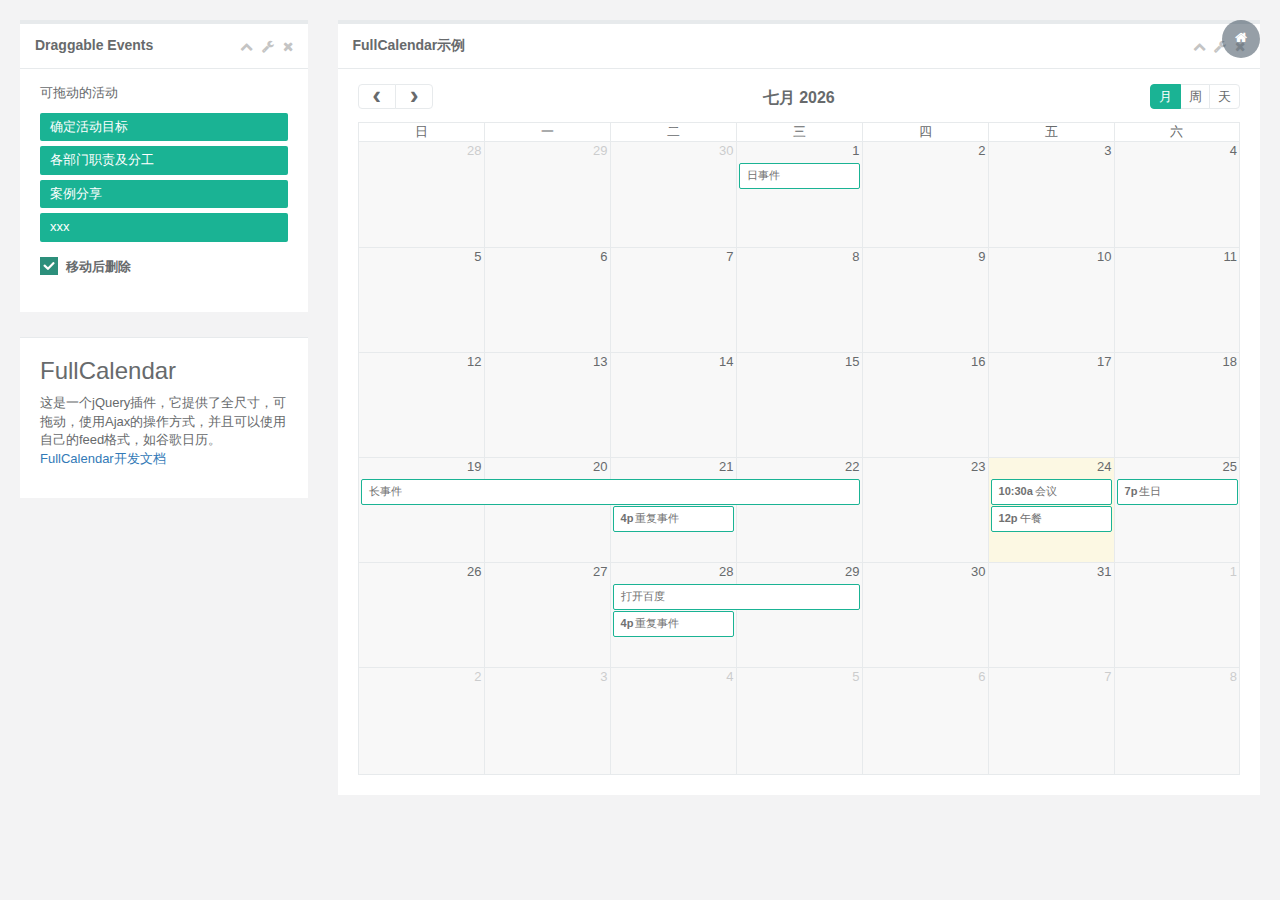
<file: calendar.html>
<!DOCTYPE html>
<html>

<head>

    <meta charset="utf-8">
    <meta name="viewport" content="width=device-width, initial-scale=1.0">


    <title>H+ 后台主题UI框架 - 日历</title>
    <meta name="keywords" content="H+后台主题,后台bootstrap框架,会员中心主题,后台HTML,响应式后台">
    <meta name="description" content="H+是一个完全响应式，基于Bootstrap3最新版本开发的扁平化主题，她采用了主流的左右两栏式布局，使用了Html5+CSS3等现代技术">

    <link rel="shortcut icon" href="favicon.ico"> <link href="css/bootstrap.min.css" rel="stylesheet">
    <link href="css/font-awesome.min.css" rel="stylesheet">

    <link href="css/plugins/iCheck/custom.css" rel="stylesheet">

    <link href="css/plugins/fullcalendar/fullcalendar.css" rel="stylesheet">
    <link href="css/plugins/fullcalendar/fullcalendar.print.css" rel="stylesheet">

    <link href="css/animate.min.css" rel="stylesheet">
    <link href="css/style.min.css" rel="stylesheet">

</head>

<body class="gray-bg">
    <div class="wrapper wrapper-content">
        <div class="row animated fadeInDown">
            <div class="col-sm-3">
                <div class="ibox float-e-margins">
                    <div class="ibox-title">
                        <h5>Draggable Events</h5>
                        <div class="ibox-tools">
                            <a class="collapse-link">
                                <i class="fa fa-chevron-up"></i>
                            </a>
                            <a class="dropdown-toggle" data-toggle="dropdown" href="#">
                                <i class="fa fa-wrench"></i>
                            </a>
                            <ul class="dropdown-menu dropdown-user">
                                <li><a href="#">选项1</a>
                                </li>
                                <li><a href="#">选项2</a>
                                </li>
                            </ul>
                            <a class="close-link">
                                <i class="fa fa-times"></i>
                            </a>
                        </div>
                    </div>
                    <div class="ibox-content">
                        <div id='external-events'>
                            <p>可拖动的活动</p>
                            <div class='external-event navy-bg'>确定活动目标</div>
                            <div class='external-event navy-bg'>各部门职责及分工</div>
                            <div class='external-event navy-bg'>案例分享</div>
                            <div class='external-event navy-bg'>xxx</div>
                            <p class="m-t">
                                <input type='checkbox' id='drop-remove' class="i-checks" checked />
                                <label for='drop-remove'>移动后删除</label>
                            </p>
                        </div>
                    </div>
                </div>
                <div class="ibox float-e-margins">
                    <div class="ibox-content">
                        <h2>FullCalendar</h2> 这是一个jQuery插件，它提供了全尺寸，可拖动，使用Ajax的操作方式，并且可以使用自己的feed格式，如谷歌日历。
                        <p>
                            <a href="../../../arshaw.com/fullcalendar/default.htm" target="_blank">FullCalendar开发文档</a>
                        </p>
                    </div>
                </div>
            </div>
            <div class="col-sm-9">
                <div class="ibox float-e-margins">
                    <div class="ibox-title">
                        <h5>FullCalendar示例 </h5>
                        <div class="ibox-tools">
                            <a class="collapse-link">
                                <i class="fa fa-chevron-up"></i>
                            </a>
                            <a class="dropdown-toggle" data-toggle="dropdown" href="#">
                                <i class="fa fa-wrench"></i>
                            </a>
                            <ul class="dropdown-menu dropdown-user">
                                <li><a href="#">选项1</a>
                                </li>
                                <li><a href="#">选项2</a>
                                </li>
                            </ul>
                            <a class="close-link">
                                <i class="fa fa-times"></i>
                            </a>
                        </div>
                    </div>
                    <div class="ibox-content">
                        <div id="calendar"></div>
                    </div>
                </div>
            </div>
        </div>
    </div>

    <script src="js/jquery.min.js"></script>
    <script src="js/bootstrap.min.js"></script>
    <script src="js/content.min.js"></script>
    <script src="js/jquery-ui.custom.min.js"></script>
    <script src="js/plugins/iCheck/icheck.min.js"></script>
    <script src="js/plugins/fullcalendar/fullcalendar.min.js"></script>
    <script>
        $(document).ready(function(){$(".i-checks").iCheck({checkboxClass:"icheckbox_square-green",radioClass:"iradio_square-green",});$("#external-events div.external-event").each(function(){var d={title:$.trim($(this).text())};$(this).data("eventObject",d);$(this).draggable({zIndex:999,revert:true,revertDuration:0})});var b=new Date();var c=b.getDate();var a=b.getMonth();var e=b.getFullYear();$("#calendar").fullCalendar({header:{left:"prev,next",center:"title",right:"month,agendaWeek,agendaDay"},editable:true,droppable:true,drop:function(g,h){var f=$(this).data("eventObject");var d=$.extend({},f);d.start=g;d.allDay=h;$("#calendar").fullCalendar("renderEvent",d,true);if($("#drop-remove").is(":checked")){$(this).remove()}},events:[{title:"日事件",start:new Date(e,a,1)},{title:"长事件",start:new Date(e,a,c-5),end:new Date(e,a,c-2),},{id:999,title:"重复事件",start:new Date(e,a,c-3,16,0),allDay:false,},{id:999,title:"重复事件",start:new Date(e,a,c+4,16,0),allDay:false},{title:"会议",start:new Date(e,a,c,10,30),allDay:false},{title:"午餐",start:new Date(e,a,c,12,0),end:new Date(e,a,c,14,0),allDay:false},{title:"生日",start:new Date(e,a,c+1,19,0),end:new Date(e,a,c+1,22,30),allDay:false},{title:"打开百度",start:new Date(e,a,28),end:new Date(e,a,29),url:"../../../baidu.com/default.htm"}],})});
    </script>
    
</body>

</html>
</file>
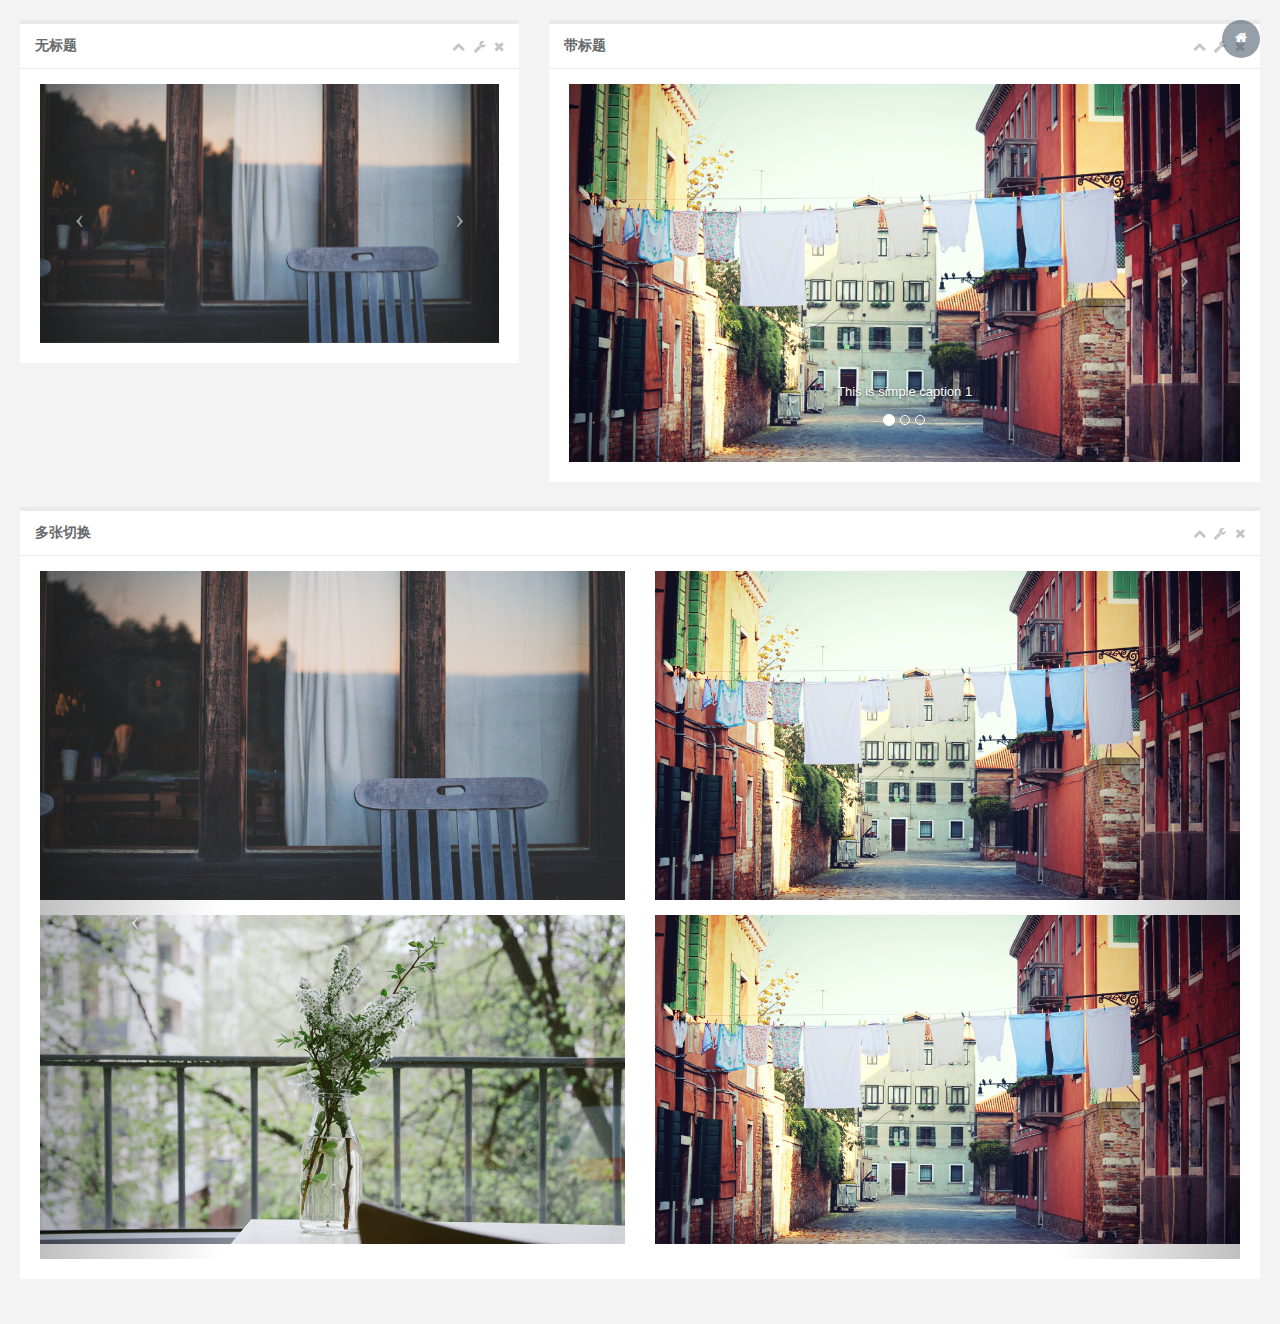
<file: carousel.html>
<!DOCTYPE html>
<html>

<head>

    <meta charset="utf-8">
    <meta name="viewport" content="width=device-width, initial-scale=1.0">


    <title>H+ 后台主题UI框架 - 图片切换</title>
    <meta name="keywords" content="H+后台主题,后台bootstrap框架,会员中心主题,后台HTML,响应式后台">
    <meta name="description" content="H+是一个完全响应式，基于Bootstrap3最新版本开发的扁平化主题，她采用了主流的左右两栏式布局，使用了Html5+CSS3等现代技术">

    <link rel="shortcut icon" href="favicon.ico"> <link href="css/bootstrap.min.css" rel="stylesheet">
    <link href="css/font-awesome.min.css" rel="stylesheet">

    <link href="css/animate.min.css" rel="stylesheet">
    <link href="css/style.min.css" rel="stylesheet">

</head>

<body class="gray-bg">
    <div class="wrapper wrapper-content">
        <div class="row">
            <div class="col-sm-5">
                <div class="ibox float-e-margins">
                    <div class="ibox-title">
                        <h5>无标题</h5>
                        <div class="ibox-tools">
                            <a class="collapse-link">
                                <i class="fa fa-chevron-up"></i>
                            </a>
                            <a class="dropdown-toggle" data-toggle="dropdown" href="#">
                                <i class="fa fa-wrench"></i>
                            </a>
                            <ul class="dropdown-menu dropdown-user">
                                <li><a href="#">选项1</a>
                                </li>
                                <li><a href="#">选项2</a>
                                </li>
                            </ul>
                            <a class="close-link">
                                <i class="fa fa-times"></i>
                            </a>
                        </div>
                    </div>
                    <div class="ibox-content">
                        <div class="carousel slide" id="carousel1">
                            <div class="carousel-inner">
                                <div class="item active">
                                    <img alt="image" class="img-responsive" src="img/p_big3.jpg">
                                </div>
                                <div class="item">
                                    <img alt="image" class="img-responsive" src="img/p_big1.jpg">
                                </div>
                                <div class="item ">
                                    <img alt="image" class="img-responsive" src="img/p_big2.jpg">
                                </div>

                            </div>
                            <a data-slide="prev" href="#carousel1" class="left carousel-control">
                                <span class="icon-prev"></span>
                            </a>
                            <a data-slide="next" href="#carousel1" class="right carousel-control">
                                <span class="icon-next"></span>
                            </a>
                        </div>
                    </div>
                </div>
            </div>
            <div class="col-sm-7">
                <div class="ibox float-e-margins">
                    <div class="ibox-title">
                        <h5>带标题</h5>
                        <div class="ibox-tools">
                            <a class="collapse-link">
                                <i class="fa fa-chevron-up"></i>
                            </a>
                            <a class="dropdown-toggle" data-toggle="dropdown" href="#">
                                <i class="fa fa-wrench"></i>
                            </a>
                            <ul class="dropdown-menu dropdown-user">
                                <li><a href="#">选项1</a>
                                </li>
                                <li><a href="#">选项2</a>
                                </li>
                            </ul>
                            <a class="close-link">
                                <i class="fa fa-times"></i>
                            </a>
                        </div>
                    </div>
                    <div class="ibox-content ">
                        <div class="carousel slide" id="carousel2">
                            <ol class="carousel-indicators">
                                <li data-slide-to="0" data-target="#carousel2" class="active"></li>
                                <li data-slide-to="1" data-target="#carousel2"></li>
                                <li data-slide-to="2" data-target="#carousel2" class=""></li>
                            </ol>
                            <div class="carousel-inner">
                                <div class="item active">
                                    <img alt="image" class="img-responsive" src="img/p_big1.jpg">
                                    <div class="carousel-caption">
                                        <p>This is simple caption 1</p>
                                    </div>
                                </div>
                                <div class="item ">
                                    <img alt="image" class="img-responsive" src="img/p_big3.jpg">
                                    <div class="carousel-caption">
                                        <p>This is simple caption 2</p>
                                    </div>
                                </div>
                                <div class="item">
                                    <img alt="image" class="img-responsive" src="img/p_big2.jpg">
                                    <div class="carousel-caption">
                                        <p>This is simple caption 3</p>
                                    </div>
                                </div>
                            </div>
                            <a data-slide="prev" href="#carousel2" class="left carousel-control">
                                <span class="icon-prev"></span>
                            </a>
                            <a data-slide="next" href="#carousel2" class="right carousel-control">
                                <span class="icon-next"></span>
                            </a>
                        </div>
                    </div>
                </div>
            </div>

        </div>
        <div class="row">
            <div class="col-sm-12">
                <div class="ibox float-e-margins">
                    <div class="ibox-title">
                        <h5>多张切换</h5>
                        <div class="ibox-tools">
                            <a class="collapse-link">
                                <i class="fa fa-chevron-up"></i>
                            </a>
                            <a class="dropdown-toggle" data-toggle="dropdown" href="#">
                                <i class="fa fa-wrench"></i>
                            </a>
                            <ul class="dropdown-menu dropdown-user">
                                <li><a href="#">选项1</a>
                                </li>
                                <li><a href="#">选项2</a>
                                </li>
                            </ul>
                            <a class="close-link">
                                <i class="fa fa-times"></i>
                            </a>
                        </div>
                    </div>
                    <div class="ibox-content">
                        <div class="carousel slide" id="carousel3">
                            <div class="carousel-inner">
                                <div class="item gallery active left">
                                    <div class="row">
                                        <div class="col-sm-6">
                                            <img alt="image" class="img-responsive" src="img/p_big1.jpg">
                                        </div>
                                        <div class="col-sm-6">
                                            <img alt="image" class="img-responsive" src="img/p_big2.jpg">
                                        </div>
                                        <div class="col-sm-6">
                                            <img alt="image" class="img-responsive" src="img/p_big3.jpg">
                                        </div>
                                        <div class="col-sm-6">
                                            <img alt="image" class="img-responsive" src="img/p_big1.jpg">
                                        </div>
                                    </div>
                                </div>
                                <div class="item gallery next left">
                                    <div class="row">
                                        <div class="col-sm-6">
                                            <img alt="image" class="img-responsive" src="img/p_big3.jpg">
                                        </div>
                                        <div class="col-sm-6">
                                            <img alt="image" class="img-responsive" src="img/p_big1.jpg">
                                        </div>
                                        <div class="col-sm-6">
                                            <img alt="image" class="img-responsive" src="img/p_big2.jpg">
                                        </div>
                                        <div class="col-sm-6">
                                            <img alt="image" class="img-responsive" src="img/p_big1.jpg">
                                        </div>
                                    </div>
                                </div>
                                <div class="item gallery">
                                    <div class="row">
                                        <div class="col-sm-6">
                                            <img alt="image" class="img-responsive" src="img/p_big2.jpg">
                                        </div>
                                        <div class="col-sm-6">
                                            <img alt="image" class="img-responsive" src="img/p_big3.jpg">
                                        </div>
                                        <div class="col-sm-6">
                                            <img alt="image" class="img-responsive" src="img/p_big1.jpg">
                                        </div>
                                        <div class="col-sm-6">
                                            <img alt="image" class="img-responsive" src="img/p_big2.jpg">
                                        </div>
                                    </div>
                                </div>
                            </div>
                            <a data-slide="prev" href="#carousel3" class="left carousel-control">
                                <span class="icon-prev"></span>
                            </a>
                            <a data-slide="next" href="#carousel3" class="right carousel-control">
                                <span class="icon-next"></span>
                            </a>
                        </div>
                    </div>
                </div>
            </div>
        </div>
    </div>
    <script src="js/jquery.min.js"></script>
    <script src="js/bootstrap.min.js"></script>
    <script src="js/content.min.js"></script>
    
</body>

</html>
</file>
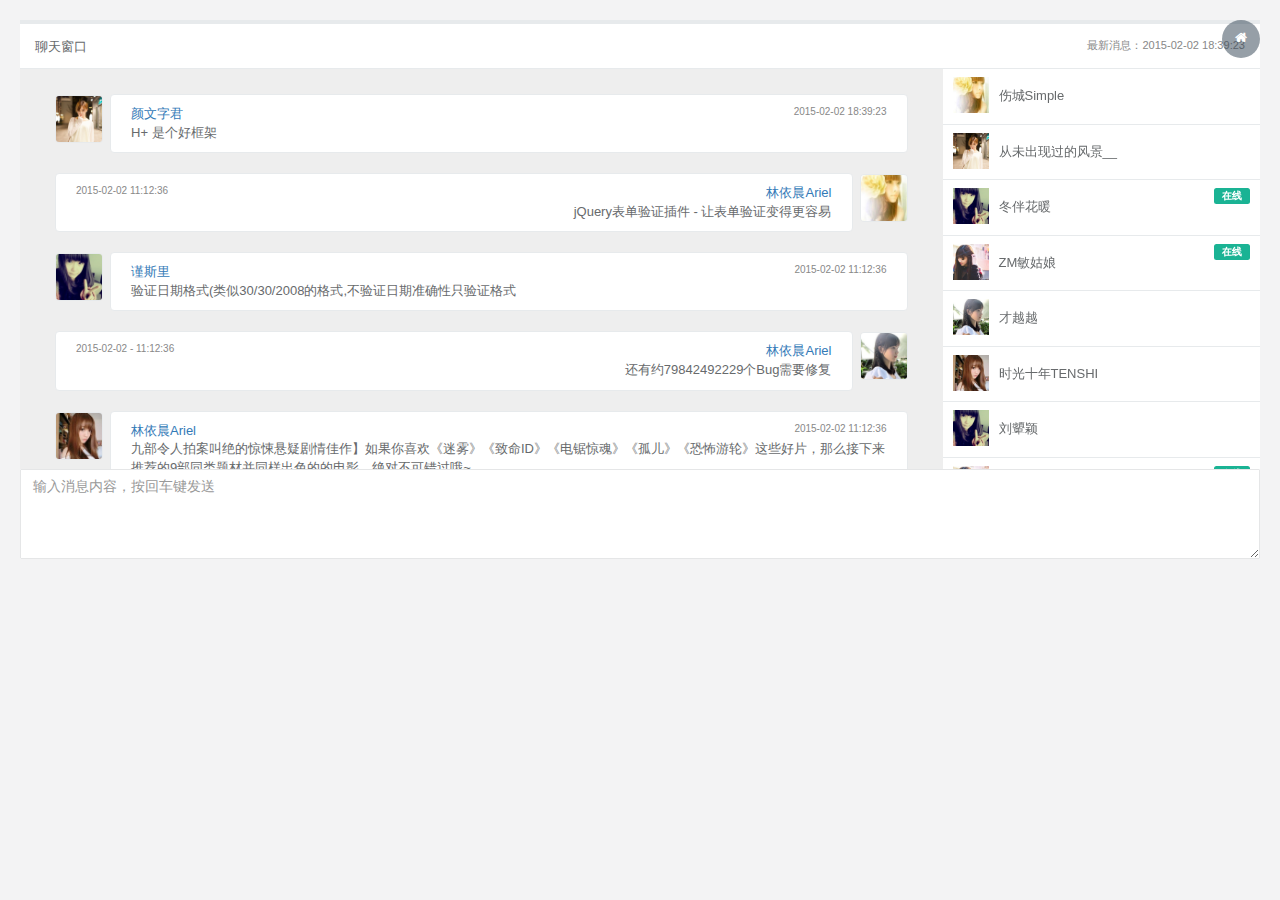
<file: chat_view.html>
<!DOCTYPE html>
<html>

<head>

    <meta charset="utf-8">
    <meta name="viewport" content="width=device-width, initial-scale=1.0">


    <title>H+ 后台主题UI框架 - 聊天窗口</title>

    <meta name="keywords" content="H+后台主题,后台bootstrap框架,会员中心主题,后台HTML,响应式后台">
    <meta name="description" content="H+是一个完全响应式，基于Bootstrap3最新版本开发的扁平化主题，她采用了主流的左右两栏式布局，使用了Html5+CSS3等现代技术">

    <link rel="shortcut icon" href="favicon.ico"> <link href="css/bootstrap.min.css" rel="stylesheet">
    <link href="css/font-awesome.min.css" rel="stylesheet">
    <link href="css/plugins/jsTree/style.min.css" rel="stylesheet">
    <link href="css/animate.min.css" rel="stylesheet">
    <link href="css/style.min.css" rel="stylesheet">

</head>

<body class="gray-bg">
    <div class="wrapper wrapper-content  animated fadeInRight">

        <div class="row">
            <div class="col-sm-12">

                <div class="ibox chat-view">

                    <div class="ibox-title">
                        <small class="pull-right text-muted">最新消息：2015-02-02 18:39:23</small> 聊天窗口
                    </div>


                    <div class="ibox-content">

                        <div class="row">

                            <div class="col-md-9 ">
                                <div class="chat-discussion">

                                    <div class="chat-message">
                                        <img class="message-avatar" src="img/a1.jpg" alt="">
                                        <div class="message">
                                            <a class="message-author" href="#"> 颜文字君</a>
                                            <span class="message-date"> 2015-02-02 18:39:23 </span>
                                            <span class="message-content">
											H+ 是个好框架
                                            </span>
                                        </div>
                                    </div>
                                    <div class="chat-message">
                                        <img class="message-avatar" src="img/a4.jpg" alt="">
                                        <div class="message">
                                            <a class="message-author" href="#"> 林依晨Ariel </a>
                                            <span class="message-date">  2015-02-02 11:12:36 </span>
                                            <span class="message-content">
											jQuery表单验证插件 - 让表单验证变得更容易
                                            </span>
                                        </div>
                                    </div>
                                    <div class="chat-message">
                                        <img class="message-avatar" src="img/a2.jpg" alt="">
                                        <div class="message">
                                            <a class="message-author" href="#"> 谨斯里 </a>
                                            <span class="message-date">  2015-02-02 11:12:36 </span>
                                            <span class="message-content">
											验证日期格式(类似30/30/2008的格式,不验证日期准确性只验证格式
                                            </span>
                                        </div>
                                    </div>
                                    <div class="chat-message">
                                        <img class="message-avatar" src="img/a5.jpg" alt="">
                                        <div class="message">
                                            <a class="message-author" href="#"> 林依晨Ariel </a>
                                            <span class="message-date">  2015-02-02 - 11:12:36 </span>
                                            <span class="message-content">
											还有约79842492229个Bug需要修复
                                            </span>
                                        </div>
                                    </div>
                                    <div class="chat-message">
                                        <img class="message-avatar" src="img/a6.jpg" alt="">
                                        <div class="message">
                                            <a class="message-author" href="#"> 林依晨Ariel </a>
                                            <span class="message-date">  2015-02-02 11:12:36 </span>
                                            <span class="message-content">
											九部令人拍案叫绝的惊悚悬疑剧情佳作】如果你喜欢《迷雾》《致命ID》《电锯惊魂》《孤儿》《恐怖游轮》这些好片，那么接下来推荐的9部同类题材并同样出色的的电影，绝对不可错过哦~

                                            </span>
                                        </div>
                                    </div>

                                </div>

                            </div>
                            <div class="col-md-3">
                                <div class="chat-users">


                                    <div class="users-list">
                                        <div class="chat-user">
                                            <img class="chat-avatar" src="img/a4.jpg" alt="">
                                            <div class="chat-user-name">
                                                <a href="#">伤城Simple</a>
                                            </div>
                                        </div>
                                        <div class="chat-user">
                                            <img class="chat-avatar" src="img/a1.jpg" alt="">
                                            <div class="chat-user-name">
                                                <a href="#">从未出现过的风景__</a>
                                            </div>
                                        </div>
                                        <div class="chat-user">
                                            <span class="pull-right label label-primary">在线</span>
                                            <img class="chat-avatar" src="img/a2.jpg" alt="">
                                            <div class="chat-user-name">
                                                <a href="#">冬伴花暖</a>
                                            </div>
                                        </div>
                                        <div class="chat-user">
                                            <span class="pull-right label label-primary">在线</span>
                                            <img class="chat-avatar" src="img/a3.jpg" alt="">
                                            <div class="chat-user-name">
                                                <a href="#">ZM敏姑娘	</a>
                                            </div>
                                        </div>
                                        <div class="chat-user">
                                            <img class="chat-avatar" src="img/a5.jpg" alt="">
                                            <div class="chat-user-name">
                                                <a href="#">才越越</a>
                                            </div>
                                        </div>
                                        <div class="chat-user">
                                            <img class="chat-avatar" src="img/a6.jpg" alt="">
                                            <div class="chat-user-name">
                                                <a href="#">时光十年TENSHI</a>
                                            </div>
                                        </div>
                                        <div class="chat-user">
                                            <img class="chat-avatar" src="img/a2.jpg" alt="">
                                            <div class="chat-user-name">
                                                <a href="#">刘顰颖</a>
                                            </div>
                                        </div>
                                        <div class="chat-user">
                                            <span class="pull-right label label-primary">在线</span>
                                            <img class="chat-avatar" src="img/a3.jpg" alt="">
                                            <div class="chat-user-name">
                                                <a href="#">陈泳儿SccBaby</a>
                                            </div>
                                        </div>


                                    </div>

                                </div>
                            </div>

                        </div>
                        <div class="row">
                            <div class="col-sm-12">
                                <div class="chat-message-form">

                                    <div class="form-group">

                                        <textarea class="form-control message-input" name="message" placeholder="输入消息内容，按回车键发送"></textarea>
                                    </div>

                                </div>
                            </div>
                        </div>
                    </div>
                </div>
            </div>
        </div>
    </div>
    <script src="js/jquery.min.js"></script>
    <script src="js/bootstrap.min.js"></script>
    <script src="js/content.min.js"></script>
    
</body>

</html>
</file>
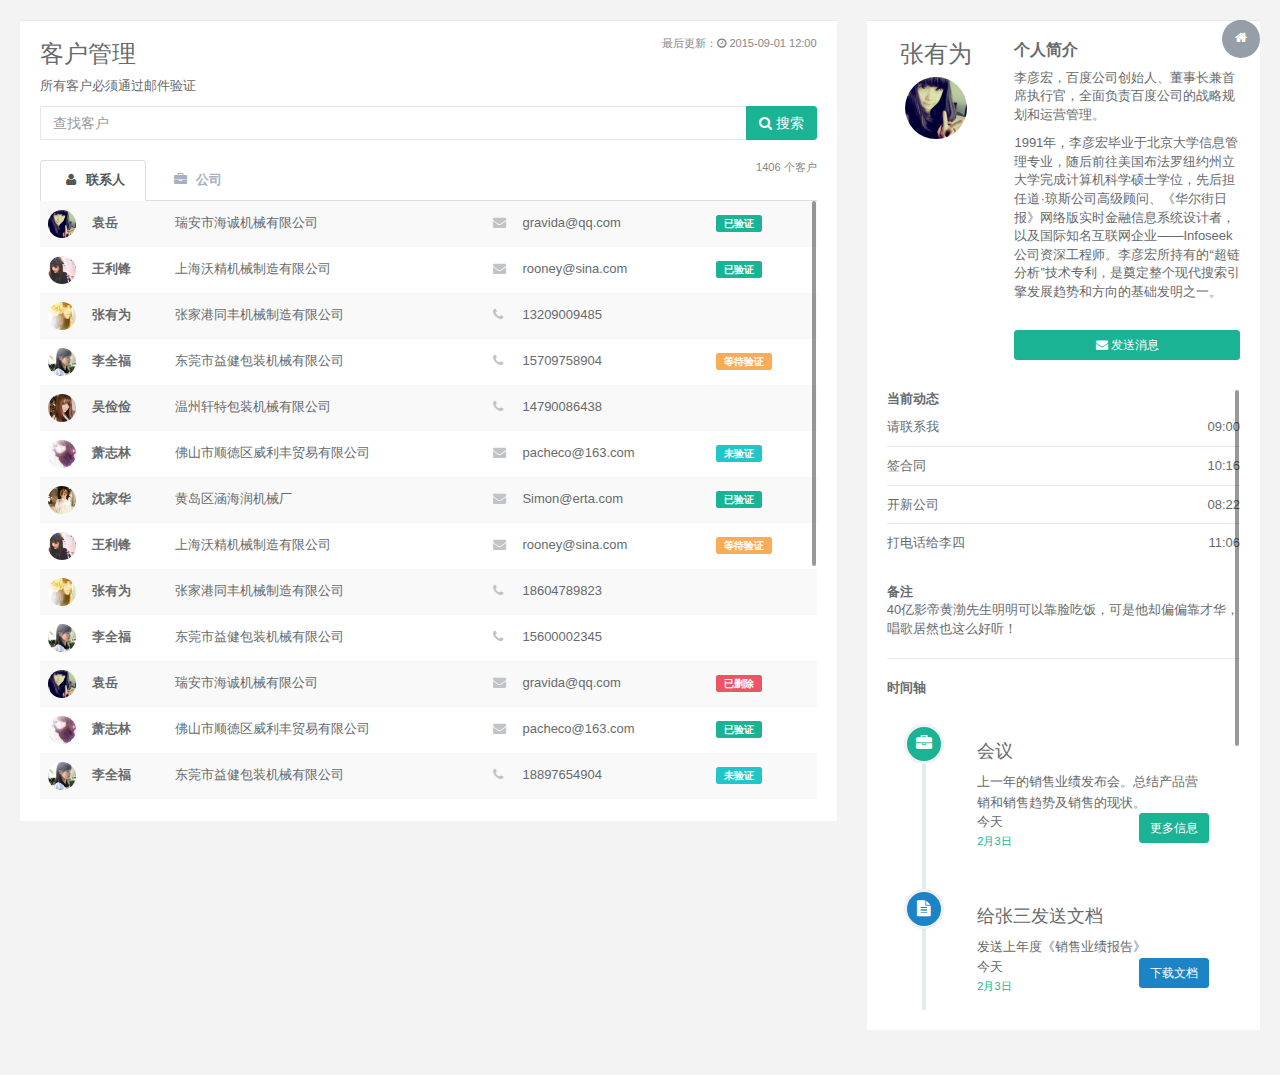
<file: clients.html>
<!DOCTYPE html>
<html>

<head>

    <meta charset="utf-8">
    <meta name="viewport" content="width=device-width, initial-scale=1.0">


    <title>H+ 后台主题UI框架 - 客户管理</title>
    <meta name="keywords" content="H+后台主题,后台bootstrap框架,会员中心主题,后台HTML,响应式后台">
    <meta name="description" content="H+是一个完全响应式，基于Bootstrap3最新版本开发的扁平化主题，她采用了主流的左右两栏式布局，使用了Html5+CSS3等现代技术">

    <link rel="shortcut icon" href="favicon.ico"> <link href="css/bootstrap.min.css" rel="stylesheet">
    <link href="css/font-awesome.min.css" rel="stylesheet">

    <link href="css/animate.min.css" rel="stylesheet">
    <link href="css/style.min.css" rel="stylesheet">

</head>

<body class="gray-bg">
    <div class="wrapper wrapper-content  animated fadeInRight">
        <div class="row">
            <div class="col-sm-8">
                <div class="ibox">
                    <div class="ibox-content">
                        <span class="text-muted small pull-right">最后更新：<i class="fa fa-clock-o"></i> 2015-09-01 12:00</span>
                        <h2>客户管理</h2>
                        <p>
                            所有客户必须通过邮件验证
                        </p>
                        <div class="input-group">
                            <input type="text" placeholder="查找客户" class="input form-control">
                            <span class="input-group-btn">
                                        <button type="button" class="btn btn btn-primary"> <i class="fa fa-search"></i> 搜索</button>
                                </span>
                        </div>
                        <div class="clients-list">
                            <ul class="nav nav-tabs">
                                <span class="pull-right small text-muted">1406 个客户</span>
                                <li class="active"><a data-toggle="tab" href="#tab-1"><i class="fa fa-user"></i> 联系人</a>
                                </li>
                                <li class=""><a data-toggle="tab" href="#tab-2"><i class="fa fa-briefcase"></i> 公司</a>
                                </li>
                            </ul>
                            <div class="tab-content">
                                <div id="tab-1" class="tab-pane active">
                                    <div class="full-height-scroll">
                                        <div class="table-responsive">
                                            <table class="table table-striped table-hover">
                                                <tbody>
                                                    <tr>
                                                        <td class="client-avatar"><img alt="image" src="img/a2.jpg"> </td>
                                                        <td><a data-toggle="tab" href="#contact-1" class="client-link">袁岳</a>
                                                        </td>
                                                        <td> 瑞安市海诚机械有限公司</td>
                                                        <td class="contact-type"><i class="fa fa-envelope"> </i>
                                                        </td>
                                                        <td> gravida@qq.com</td>
                                                        <td class="client-status"><span class="label label-primary">已验证</span>
                                                        </td>
                                                    </tr>
                                                    <tr>
                                                        <td class="client-avatar"><img alt="image" src="img/a3.jpg"> </td>
                                                        <td><a data-toggle="tab" href="#contact-2" class="client-link">王利锋</a>
                                                        </td>
                                                        <td>上海沃精机械制造有限公司</td>
                                                        <td class="contact-type"><i class="fa fa-envelope"> </i>
                                                        </td>
                                                        <td> rooney@sina.com</td>
                                                        <td class="client-status"><span class="label label-primary">已验证</span>
                                                        </td>
                                                    </tr>
                                                    <tr>
                                                        <td class="client-avatar"><img alt="image" src="img/a4.jpg"> </td>
                                                        <td><a data-toggle="tab" href="#contact-3" class="client-link">张有为 </a>
                                                        </td>
                                                        <td>张家港同丰机械制造有限公司</td>
                                                        <td class="contact-type"><i class="fa fa-phone"> </i>
                                                        </td>
                                                        <td> 13209009485</td>
                                                        <td class="client-status"></td>
                                                    </tr>
                                                    <tr>
                                                        <td class="client-avatar">
                                                            <a href="default.htm"><img alt="image" src="img/a5.jpg">
                                                            </a>
                                                        </td>
                                                        <td><a data-toggle="tab" href="#contact-4" class="client-link">李全福</a>
                                                        </td>
                                                        <td>东莞市益健包装机械有限公司</td>
                                                        <td class="contact-type"><i class="fa fa-phone"> </i>
                                                        </td>
                                                        <td> 15709758904</td>
                                                        <td class="client-status"><span class="label label-warning">等待验证</span>
                                                        </td>
                                                    </tr>
                                                    <tr>
                                                        <td class="client-avatar">
                                                            <a href="default.htm"><img alt="image" src="img/a6.jpg">
                                                            </a>
                                                        </td>
                                                        <td><a data-toggle="tab" href="#contact-2" class="client-link">吴俭俭</a>
                                                        </td>
                                                        <td>温州轩特包装机械有限公司</td>
                                                        <td class="contact-type"><i class="fa fa-phone"> </i>
                                                        </td>
                                                        <td> 14790086438</td>
                                                        <td class="client-status"></td>
                                                    </tr>
                                                    <tr>
                                                        <td class="client-avatar">
                                                            <a href="default.htm"><img alt="image" src="img/a7.jpg">
                                                            </a>
                                                        </td>
                                                        <td><a data-toggle="tab" href="#contact-3" class="client-link">萧志林</a>
                                                        </td>
                                                        <td>佛山市顺德区威利丰贸易有限公司 </td>
                                                        <td class="contact-type"><i class="fa fa-envelope"> </i>
                                                        </td>
                                                        <td> pacheco@163.com</td>
                                                        <td class="client-status"><span class="label label-info">未验证</span>
                                                        </td>
                                                    </tr>
                                                    <tr>
                                                        <td class="client-avatar">
                                                            <a href="default.htm"><img alt="image" src="img/a1.jpg">
                                                            </a>
                                                        </td>
                                                        <td><a data-toggle="tab" href="#contact-1" class="client-link">沈家华</a>
                                                        </td>
                                                        <td>黄岛区涵海润机械厂</td>
                                                        <td class="contact-type"><i class="fa fa-envelope"> </i>
                                                        </td>
                                                        <td> Simon@erta.com</td>
                                                        <td class="client-status"><span class="label label-primary">已验证</span>
                                                        </td>
                                                    </tr>
                                                    <tr>
                                                        <td class="client-avatar">
                                                            <a href="default.htm"><img alt="image" src="img/a3.jpg">
                                                            </a>
                                                        </td>
                                                        <td><a data-toggle="tab" href="#contact-2" class="client-link">王利锋</a>
                                                        </td>
                                                        <td>上海沃精机械制造有限公司</td>
                                                        <td class="contact-type"><i class="fa fa-envelope"> </i>
                                                        </td>
                                                        <td> rooney@sina.com</td>
                                                        <td class="client-status"><span class="label label-warning">等待验证</span>
                                                        </td>
                                                    </tr>
                                                    <tr>
                                                        <td class="client-avatar">
                                                            <a href="default.htm"><img alt="image" src="img/a4.jpg">
                                                            </a>
                                                        </td>
                                                        <td><a data-toggle="tab" href="#contact-3" class="client-link">张有为 </a>
                                                        </td>
                                                        <td>张家港同丰机械制造有限公司</td>
                                                        <td class="contact-type"><i class="fa fa-phone"> </i>
                                                        </td>
                                                        <td> 18604789823</td>
                                                        <td class="client-status"></td>
                                                    </tr>
                                                    <tr>
                                                        <td class="client-avatar">
                                                            <a href="default.htm"><img alt="image" src="img/a5.jpg">
                                                            </a>
                                                        </td>
                                                        <td><a data-toggle="tab" href="#contact-4" class="client-link">李全福</a>
                                                        </td>
                                                        <td>东莞市益健包装机械有限公司</td>
                                                        <td class="contact-type"><i class="fa fa-phone"> </i>
                                                        </td>
                                                        <td> 15600002345</td>
                                                        <td class="client-status"></td>
                                                    </tr>
                                                    <tr>
                                                        <td class="client-avatar">
                                                            <a href="default.htm"><img alt="image" src="img/a2.jpg">
                                                            </a>
                                                        </td>
                                                        <td><a data-toggle="tab" href="#contact-1" class="client-link">袁岳</a>
                                                        </td>
                                                        <td> 瑞安市海诚机械有限公司</td>
                                                        <td class="contact-type"><i class="fa fa-envelope"> </i>
                                                        </td>
                                                        <td> gravida@qq.com</td>
                                                        <td class="client-status"><span class="label label-danger">已删除</span>
                                                        </td>
                                                    </tr>
                                                    <tr>
                                                        <td class="client-avatar">
                                                            <a href="default.htm"><img alt="image" src="img/a7.jpg">
                                                            </a>
                                                        </td>
                                                        <td><a data-toggle="tab" href="#contact-2" class="client-link">萧志林</a>
                                                        </td>
                                                        <td>佛山市顺德区威利丰贸易有限公司 </td>
                                                        <td class="contact-type"><i class="fa fa-envelope"> </i>
                                                        </td>
                                                        <td> pacheco@163.com</td>
                                                        <td class="client-status"><span class="label label-primary">已验证</span>
                                                        </td>
                                                    </tr>
                                                    <tr>
                                                        <td class="client-avatar">
                                                            <a href="default.htm"><img alt="image" src="img/a5.jpg">
                                                            </a>
                                                        </td>
                                                        <td><a data-toggle="tab" href="#contact-3" class="client-link">李全福</a>
                                                        </td>
                                                        <td>东莞市益健包装机械有限公司</td>
                                                        <td class="contact-type"><i class="fa fa-phone"> </i>
                                                        </td>
                                                        <td> 18897654904</td>
                                                        <td class="client-status"><span class="label label-info">未验证</span>
                                                        </td>
                                                    </tr>
                                                    <tr>
                                                        <td class="client-avatar">
                                                            <a href="default.htm"><img alt="image" src="img/a6.jpg">
                                                            </a>
                                                        </td>
                                                        <td><a data-toggle="tab" href="#contact-4" class="client-link">吴俭俭</a>
                                                        </td>
                                                        <td>温州轩特包装机械有限公司</td>
                                                        <td class="contact-type"><i class="fa fa-phone"> </i>
                                                        </td>
                                                        <td> 18290876923</td>
                                                        <td class="client-status"><span class="label label-primary">已验证</span>
                                                        </td>
                                                    </tr>
                                                    <tr>
                                                        <td class="client-avatar">
                                                            <a href="default.htm"><img alt="image" src="img/a7.jpg">
                                                            </a>
                                                        </td>
                                                        <td><a data-toggle="tab" href="#contact-2" class="client-link">萧志林</a>
                                                        </td>
                                                        <td>佛山市顺德区威利丰贸易有限公司 </td>
                                                        <td class="contact-type"><i class="fa fa-envelope"> </i>
                                                        </td>
                                                        <td> pacheco@163.com</td>
                                                        <td class="client-status"><span class="label label-primary">已验证</span>
                                                        </td>
                                                    </tr>
                                                    <tr>
                                                        <td class="client-avatar">
                                                            <a href="default.htm"><img alt="image" src="img/a1.jpg">
                                                            </a>
                                                        </td>
                                                        <td><a data-toggle="tab" href="#contact-1" class="client-link">沈家华</a>
                                                        </td>
                                                        <td>黄岛区涵海润机械厂</td>
                                                        <td class="contact-type"><i class="fa fa-envelope"> </i>
                                                        </td>
                                                        <td> Simon@erta.com</td>
                                                        <td class="client-status"></td>
                                                    </tr>
                                                    <tr>
                                                        <td class="client-avatar">
                                                            <a href="default.htm"><img alt="image" src="img/a3.jpg">
                                                            </a>
                                                        </td>
                                                        <td><a data-toggle="tab" href="#contact-3" class="client-link">王利锋</a>
                                                        </td>
                                                        <td>上海沃精机械制造有限公司</td>
                                                        <td class="contact-type"><i class="fa fa-envelope"> </i>
                                                        </td>
                                                        <td> rooney@sina.com</td>
                                                        <td class="client-status"></td>
                                                    </tr>
                                                    <tr>
                                                        <td class="client-avatar">
                                                            <a href="default.htm"><img alt="image" src="img/a4.jpg">
                                                            </a>
                                                        </td>
                                                        <td><a data-toggle="tab" href="#contact-4" class="client-link">张有为 </a>
                                                        </td>
                                                        <td>张家港同丰机械制造有限公司</td>
                                                        <td class="contact-type"><i class="fa fa-phone"> </i>
                                                        </td>
                                                        <td> 13023428593</td>
                                                        <td class="client-status"><span class="label label-primary">已验证</span>
                                                        </td>
                                                    </tr>
                                                    <tr>
                                                        <td class="client-avatar">
                                                            <a href="default.htm"><img alt="image" src="img/a5.jpg">
                                                            </a>
                                                        </td>
                                                        <td><a data-toggle="tab" href="#contact-1" class="client-link">李全福</a>
                                                        </td>
                                                        <td>东莞市益健包装机械有限公司</td>
                                                        <td class="contact-type"><i class="fa fa-phone"> </i>
                                                        </td>
                                                        <td> 13209304434</td>
                                                        <td class="client-status"><span class="label label-info">未验证</span>
                                                        </td>
                                                    </tr>
                                                    <tr>
                                                        <td class="client-avatar">
                                                            <a href="default.htm"><img alt="image" src="img/a2.jpg">
                                                            </a>
                                                        </td>
                                                        <td><a data-toggle="tab" href="#contact-2" class="client-link">袁岳</a>
                                                        </td>
                                                        <td> 瑞安市海诚机械有限公司</td>
                                                        <td class="contact-type"><i class="fa fa-envelope"> </i>
                                                        </td>
                                                        <td> gravida@qq.com</td>
                                                        <td class="client-status"><span class="label label-warning">等待验证</span>
                                                        </td>
                                                    </tr>
                                                    <tr>
                                                        <td class="client-avatar">
                                                            <a href="default.htm"><img alt="image" src="img/a7.jpg">
                                                            </a>
                                                        </td>
                                                        <td><a data-toggle="tab" href="#contact-4" class="client-link">萧志林</a>
                                                        </td>
                                                        <td>佛山市顺德区威利丰贸易有限公司 </td>
                                                        <td class="contact-type"><i class="fa fa-envelope"> </i>
                                                        </td>
                                                        <td> pacheco@163.com</td>
                                                        <td class="client-status"></td>
                                                    </tr>
                                                </tbody>
                                            </table>
                                        </div>
                                    </div>
                                </div>
                                <div id="tab-2" class="tab-pane">
                                    <div class="full-height-scroll">
                                        <div class="table-responsive">
                                            <table class="table table-striped table-hover">
                                                <tbody>
                                                    <tr>
                                                        <td><a data-toggle="tab" href="#company-1" class="client-link">瑞安市海诚机械有限公司</a>
                                                        </td>
                                                        <td>广州</td>
                                                        <td><i class="fa fa-flag"></i> 中国</td>
                                                        <td class="client-status"><span class="label label-primary">已验证</span>
                                                        </td>
                                                    </tr>
                                                    <tr>
                                                        <td><a data-toggle="tab" href="#company-2" class="client-link">上海申弘投资发展有限公司</a>
                                                        </td>
                                                        <td>广州</td>
                                                        <td><i class="fa fa-flag"></i> 中国</td>
                                                        <td class="client-status"><span class="label label-primary">已验证</span>
                                                        </td>
                                                    </tr>
                                                    <tr>
                                                        <td><a data-toggle="tab" href="#company-3" class="client-link">衢州凯德竹业科技有限公司</a>
                                                        </td>
                                                        <td>广州</td>
                                                        <td><i class="fa fa-flag"></i> 中国</td>
                                                        <td class="client-status"></td>
                                                    </tr>
                                                    <tr>
                                                        <td><a data-toggle="tab" href="#company-1" class="client-link">北京科诺耐尔科技发展有限公司</a>
                                                        </td>
                                                        <td>广州</td>
                                                        <td><i class="fa fa-flag"></i> 中国，美国</td>
                                                        <td class="client-status"><span class="label label-warning">等待验证</span>
                                                        </td>
                                                    </tr>
                                                    <tr>
                                                        <td><a data-toggle="tab" href="#company-2" class="client-link">上海一喜食品机械有限公司</a>
                                                        </td>
                                                        <td>广州</td>
                                                        <td><i class="fa fa-flag"></i> 中国</td>
                                                        <td class="client-status"></td>
                                                    </tr>
                                                    <tr>
                                                        <td><a data-toggle="tab" href="#company-3" class="client-link"> 北京巨皓知识产权代理有限公司</a>
                                                        </td>
                                                        <td>广州</td>
                                                        <td><i class="fa fa-flag"></i> 日本</td>
                                                        <td class="client-status"><span class="label label-primary">已验证</span>
                                                        </td>
                                                    </tr>
                                                    <tr>
                                                        <td><a data-toggle="tab" href="#company-2" class="client-link">山东百洋工业装备有限公司</a>
                                                        </td>
                                                        <td>广州</td>
                                                        <td><i class="fa fa-flag"></i> 中国</td>
                                                        <td class="client-status"><span class="label label-primary">已验证</span>
                                                        </td>
                                                    </tr>
                                                    <tr>
                                                        <td><a data-toggle="tab" href="#company-1" class="client-link">瑞安市海诚机械有限公司</a>
                                                        </td>
                                                        <td>广州</td>
                                                        <td><i class="fa fa-flag"></i> 中国</td>
                                                        <td class="client-status"><span class="label label-primary">已验证</span>
                                                        </td>
                                                    </tr>
                                                    <tr>
                                                        <td><a data-toggle="tab" href="#company-2" class="client-link">上海申弘投资发展有限公司</a>
                                                        </td>
                                                        <td>广州</td>
                                                        <td><i class="fa fa-flag"></i> 中国</td>
                                                        <td class="client-status"></td>
                                                    </tr>
                                                    <tr>
                                                        <td><a data-toggle="tab" href="#company-3" class="client-link">衢州凯德竹业科技有限公司</a>
                                                        </td>
                                                        <td>广州</td>
                                                        <td><i class="fa fa-flag"></i> 中国</td>
                                                        <td class="client-status"></td>
                                                    </tr>
                                                    <tr>
                                                        <td><a data-toggle="tab" href="#company-1" class="client-link">北京科诺耐尔科技发展有限公司</a>
                                                        </td>
                                                        <td>上海</td>
                                                        <td><i class="fa fa-flag"></i> 中国，加拿大</td>
                                                        <td class="client-status"><span class="label label-warning">等待验证</span>
                                                        </td>
                                                    </tr>
                                                    <tr>
                                                        <td><a data-toggle="tab" href="#company-2" class="client-link">上海一喜食品机械有限公司</a>
                                                        </td>
                                                        <td>上海</td>
                                                        <td><i class="fa fa-flag"></i> 中国</td>
                                                        <td class="client-status"></td>
                                                    </tr>
                                                    <tr>
                                                        <td><a data-toggle="tab" href="#company-3" class="client-link"> 北京巨皓知识产权代理有限公司</a>
                                                        </td>
                                                        <td>上海</td>
                                                        <td><i class="fa fa-flag"></i> 中国</td>
                                                        <td class="client-status"><span class="label label-primary">已验证</span>
                                                        </td>
                                                    </tr>
                                                    <tr>
                                                        <td><a data-toggle="tab" href="#company-2" class="client-link">山东百洋工业装备有限公司</a>
                                                        </td>
                                                        <td>上海</td>
                                                        <td><i class="fa fa-flag"></i> 中国</td>
                                                        <td class="client-status"><span class="label label-primary">已验证</span>
                                                        </td>
                                                    </tr>
                                                    <tr>
                                                        <td><a data-toggle="tab" href="#company-1" class="client-link">瑞安市海诚机械有限公司</a>
                                                        </td>
                                                        <td>上海</td>
                                                        <td><i class="fa fa-flag"></i> 中国</td>
                                                        <td class="client-status"><span class="label label-primary">已验证</span>
                                                        </td>
                                                    </tr>
                                                    <tr>
                                                        <td><a data-toggle="tab" href="#company-2" class="client-link">上海申弘投资发展有限公司</a>
                                                        </td>
                                                        <td>上海</td>
                                                        <td><i class="fa fa-flag"></i> 中国</td>
                                                        <td class="client-status"></td>
                                                    </tr>
                                                    <tr>
                                                        <td><a data-toggle="tab" href="#company-3" class="client-link">衢州凯德竹业科技有限公司</a>
                                                        </td>
                                                        <td>北京</td>
                                                        <td><i class="fa fa-flag"></i> 中国</td>
                                                        <td class="client-status"></td>
                                                    </tr>
                                                    <tr>
                                                        <td><a data-toggle="tab" href="#company-1" class="client-link">北京科诺耐尔科技发展有限公司</a>
                                                        </td>
                                                        <td>北京</td>
                                                        <td><i class="fa fa-flag"></i> 中国</td>
                                                        <td class="client-status"><span class="label label-warning">等待验证</span>
                                                        </td>
                                                    </tr>
                                                    <tr>
                                                        <td><a data-toggle="tab" href="#company-2" class="client-link">上海一喜食品机械有限公司</a>
                                                        </td>
                                                        <td>北京</td>
                                                        <td><i class="fa fa-flag"></i> 中国</td>
                                                        <td class="client-status"></td>
                                                    </tr>
                                                    <tr>
                                                        <td><a data-toggle="tab" href="#company-3" class="client-link"> 北京巨皓知识产权代理有限公司</a>
                                                        </td>
                                                        <td>北京</td>
                                                        <td><i class="fa fa-flag"></i> 中国</td>
                                                        <td class="client-status"><span class="label label-primary">已验证</span>
                                                        </td>
                                                    </tr>
                                                    <tr>
                                                        <td><a data-toggle="tab" href="#company-2" class="client-link">山东百洋工业装备有限公司</a>
                                                        </td>
                                                        <td>北京</td>
                                                        <td><i class="fa fa-flag"></i> 中国</td>
                                                        <td class="client-status"><span class="label label-primary">已验证</span>
                                                        </td>
                                                    </tr>
                                                </tbody>
                                            </table>
                                        </div>
                                    </div>
                                </div>
                            </div>

                        </div>
                    </div>
                </div>
            </div>
            <div class="col-sm-4">
                <div class="ibox ">

                    <div class="ibox-content">
                        <div class="tab-content">
                            <div id="contact-1" class="tab-pane active">
                                <div class="row m-b-lg">
                                    <div class="col-lg-4 text-center">
                                        <h2>张有为</h2>

                                        <div class="m-b-sm">
                                            <img alt="image" class="img-circle" src="img/a2.jpg" style="width: 62px">
                                        </div>
                                    </div>
                                    <div class="col-lg-8">
                                        <h3>
                                                个人简介
                                            </h3>

                                        <p>
                                            李彦宏，百度公司创始人、董事长兼首席执行官，全面负责百度公司的战略规划和运营管理。
                                        </p>
                                        <p>

                                            1991年，李彦宏毕业于北京大学信息管理专业，随后前往美国布法罗纽约州立大学完成计算机科学硕士学位，先后担任道·琼斯公司高级顾问、《华尔街日报》网络版实时金融信息系统设计者，以及国际知名互联网企业——Infoseek公司资深工程师。李彦宏所持有的“超链分析”技术专利，是奠定整个现代搜索引擎发展趋势和方向的基础发明之一。
                                        </p>
                                        <br>
                                        <button type="button" class="btn btn-primary btn-sm btn-block"><i class="fa fa-envelope"></i> 发送消息
                                        </button>
                                    </div>
                                </div>
                                <div class="client-detail">
                                    <div class="full-height-scroll">

                                        <strong>当前动态</strong>

                                        <ul class="list-group clear-list">
                                            <li class="list-group-item fist-item">
                                                <span class="pull-right"> 09:00</span> 请联系我
                                            </li>
                                            <li class="list-group-item">
                                                <span class="pull-right"> 10:16 </span> 签合同
                                            </li>
                                            <li class="list-group-item">
                                                <span class="pull-right"> 08:22 </span> 开新公司
                                            </li>
                                            <li class="list-group-item">
                                                <span class="pull-right"> 11:06 </span> 打电话给李四
                                            </li>
                                        </ul>
                                        <strong>备注</strong>
                                        <p>
                                            40亿影帝黄渤先生明明可以靠脸吃饭，可是他却偏偏靠才华，唱歌居然也这么好听！
                                        </p>
                                        <hr/>
                                        <strong>时间轴</strong>
                                        <div id="vertical-timeline" class="vertical-container light-timeline">
                                            <div class="vertical-timeline-block">
                                                <div class="vertical-timeline-icon navy-bg">
                                                    <i class="fa fa-briefcase"></i>
                                                </div>

                                                <div class="vertical-timeline-content">
                                                    <h2>会议</h2>
                                                    <p>上一年的销售业绩发布会。总结产品营销和销售趋势及销售的现状。
                                                    </p>
                                                    <a href="#" class="btn btn-sm btn-primary"> 更多信息</a>
                                                    <span class="vertical-date">
                                        今天 <br>
                                        <small>2月3日</small>
                                    </span>
                                                </div>
                                            </div>

                                            <div class="vertical-timeline-block">
                                                <div class="vertical-timeline-icon blue-bg">
                                                    <i class="fa fa-file-text"></i>
                                                </div>

                                                <div class="vertical-timeline-content">
                                                    <h2>给张三发送文档</h2>
                                                    <p>发送上年度《销售业绩报告》</p>
                                                    <a href="#" class="btn btn-sm btn-success"> 下载文档 </a>
                                                    <span class="vertical-date">
                                        今天 <br>
                                        <small>2月3日</small>
                                    </span>
                                                </div>
                                            </div>

                                            <div class="vertical-timeline-block">
                                                <div class="vertical-timeline-icon lazur-bg">
                                                    <i class="fa fa-coffee"></i>
                                                </div>

                                                <div class="vertical-timeline-content">
                                                    <h2>喝咖啡休息</h2>
                                                    <p>喝咖啡啦，啦啦啦~~</p>
                                                    <a href="#" class="btn btn-sm btn-info">更多</a>
                                                    <span class="vertical-date"> 昨天 <br><small>2月2日</small></span>
                                                </div>
                                            </div>

                                            <div class="vertical-timeline-block">
                                                <div class="vertical-timeline-icon yellow-bg">
                                                    <i class="fa fa-phone"></i>
                                                </div>

                                                <div class="vertical-timeline-content">
                                                    <h2>给李四打电话</h2>
                                                    <p>给李四打电话分配本月工作任务</p>
                                                    <span class="vertical-date">昨天 <br><small>2月2日</small></span>
                                                </div>
                                            </div>

                                            <div class="vertical-timeline-block">
                                                <div class="vertical-timeline-icon lazur-bg">
                                                    <i class="fa fa-user-md"></i>
                                                </div>

                                                <div class="vertical-timeline-content">
                                                    <h2>公司年会</h2>
                                                    <p>发年终奖啦，啦啦啦~~</p>
                                                    <span class="vertical-date">前天 <br><small>2月1日</small></span>
                                                </div>
                                            </div>
                                        </div>
                                    </div>
                                </div>
                            </div>
                        </div>
                    </div>
                </div>
            </div>
        </div>
    </div>
    <script src="js/jquery.min.js"></script>
    <script src="js/bootstrap.min.js"></script>
    <script src="js/plugins/slimscroll/jquery.slimscroll.min.js"></script>
    <script src="js/content.min.js"></script>
    <script>
        $(function(){$(".full-height-scroll").slimScroll({height:"100%"})});
    </script>
    
</body>

</html>
</file>
<file: css/index.css>
/* #main{
	border:1px solid black;
} */
body{
	width:1200px;
	margin:0 auto;
	padding:0;
}
*{
	font-size:12px;
	font-family:"微软雅黑",Lyh-regular,helvetica,arical,sans-serif;
	color:#303030;
	box-sizing:border-box;
	 /*background:url(image/wrapper-bg.jpg) repeat;*/
}
p,pre,h1,h2,h3,h4,h5,h6,ul,ol,dl,dd{
	list-style:none;
	margin:0;
	padding:0;
}
a{
	text-decoration:none;
}
a:hover{
	text-decoration:underline;
	color:#EA8101 !important;
}
.lf{float:left;}
.rf{float:right;}
.clear:after{
	content:"";
	display:block;
	clear:both;
}
/**********************************************************************/
#header{
	height:82px;
	padding:20px;
}
#header>div.logo{
	float:left;
	width:200px;
	height:50px;
	margin-right:40px;
}
#header>div.logo>a{
	float:left;
	width:200px;
	height:50px;
	margin-right:40px;
	font-size:38px;
	color:#303030;
	font-family: Arial;
}
#header>div.logo>a:hover{
	text-decoration:none;
}
#search{
	/*border:2px solid #EA8101;*/
	border:2px solid #F7A74B;
	border-radius:5px;
	float:left;
}
#search input{
	float:left;
	height:35px;
	width:450px;
	border:none;
	font-size:14px;
	outline:none;
}
#search button{
	float:left;
	height:35px;
	width:80px;
	font-size:14px;
	/*background:#EA8101;*/
	background:#F7A74B;
	color:#303030;
	/* font-weight:bold; */
	border:none;
}
#search button:hover{
	cursor:pointer;
}
#header>ul.login{
	float:left;
	margin:0 20px;
}
#header>ul.login>li{
	float:left;
	height:40px;
	line-height:40px;
}
#header>ul.login>li>a{
	color:#3f3c40;
	font-size:14px;
	margin:0 5px;
}
#header>div.record{
	float:left;
	width:60px;
	height:40px;
	line-height:40px;
	text-align:center;
}
#header>div.record>i{
	display:inline-block;
	width:16px;
	height:16px;
	background:url(../image/header_2663bc2.png) no-repeat -98px -237px;
}
#header>div.record>b{
	width:0;
	height:0;
	border:5px solid transparent;
	border-top-color:#434343;
	vertical-align:middle;
}
#header>div.record>i:hover{
	background:url(../image/header_2663bc2.png) no-repeat -118px -237px;
}
#header>div.record>b:hover{
	cursor:pointer;
}



/************弹框 有问题****************/
#header>div.record{
	position:relative;
}

#header>div.record>div{
	display:none;
	position:absolute;
	top:30px;
	left:-75px;
	background:rgba(60,63,65,0.2);
	height:120px;
	width:200px;
	z-index:100;
}
#header>div.record:hover div.record>div{
	display:block;
}
/***********************************/



#header>div.uploading{
	float:left;
	width:60px;
	height:40px;
	line-height:40px;
	text-align:center;
}
#header>div.uploading>i{
	display:inline-block;
	width:14px;
	height:14px;
	background:url(../image/header_2663bc2.png) no-repeat -41px 0;
}
#header>div.uploading>b{
	width:0;
	height:0;
	border:5px solid transparent;
	border-top-color:#434343;
	vertical-align:middle;
}
#header>div.uploading>i:hover{
	background:url(../image/header_2663bc2.png) no-repeat -99px -217px;
}
#header>div.uploading>b:hover{
	cursor:pointer;
}
/*#header>div.PC{*/
	/*float:left;*/
	/*width:60px;*/
	/*height:40px;*/
	/*line-height:40px;*/
	/*text-align:center;*/
/*}*/
/*#header>div.PC>i{*/
	/*display:inline-block;*/
	/*width:12px;*/
	/*height:12px;*/
	/*background:url(image/header_2663bc2.png) no-repeat -98px -293px;*/
/*}*/
/*#header>div.PC>b{*/
	/*width:0;*/
	/*height:0;*/
	/*border:4px solid transparent;*/
	/*border-top-color:#434343;*/
	/*vertical-align:middle;*/
/*}*/
/*#header>div.PC>b:hover{*/
	/*cursor:pointer;*/
/*}*/
#header>div.server{
	float:left;
	width:60px;
	height:40px;
	line-height:40px;
	text-align:center;
}
#header>div.server>i{
	display:inline-block;
	width:16px;
	height:13px;
	background:url(../image/header_2663bc2.png) no-repeat -20px -2px;
}
#header>div.server>b{
	width:0;
	height:0;
	border:5px solid transparent;
	border-top-color:#434343;
	vertical-align:middle;
}
#header>div.server>b:hover{
	cursor:pointer;
}

/************************二、页面主导航*********************/
#nav{
	display:flex;
	justify-content:space-between;
	width:1200px;
	height:26px;
	margin:0 auto;
	margin-bottom:10px;
	border:1px solid #ddd;
	border-radius:13px;
	background:rgba(255,255,255,0.45);
}
#nav>ul{
	display:flex;
	width:1000px;
	height:26px;
	text-align:center;
	line-height:26px;
	margin-left:20px;
}
#nav>ul>li{
	margin:0 10px;
	height:26px;
	line-height:26px;
	width:55px;
}
#nav>ul>li>a{
	height:26px;
	width:55px;
	line-height:26px;
}
#nav>div{
	width:100px;
	height:26px;
	line-height:26px;
}
/************************三、页面主体部分*********************/
/*轮播新增样式*/
#slider li:hover{
	/*background-color:#e4393c;*/
	cursor:pointer;
}
#slider{
	position:relative;
	overflow: hidden;
	/*height: 240px;*/
}
#slider > img {   /*轮播广告的图片，绝对定位，zIndex为-1*/
	position: absolute;
	z-index: -1;
}
#slider > img.active {  /*显示在最上方的广告图片*/
	z-index: auto;
}
#slider ul{
	position:absolute;
	right:35px;
	bottom:25px;
}
#slider ul li.active {  /*当前显示出来的序号*/
	/*background: #e4393c;*/
	border-top:3px solid #fff;

}
/* 1. 轮播图 */
#slider{
	height:500px;
	/*background:#CDCDD1;*/
	background:url(../image/roll-img-01.jpg) no-repeat;
	background-size:cover;
	position:relative;
	border:none;
	margin-bottom:20px;
}
#slider>ul{
	display:flex;
	height:80px;
	position:absolute;
	bottom:0;
	padding:0 20px;
	width:1198px;
	/* background:rgba(234,129,1,0.3); */
}
#slider>ul>li{
	width:12%;
	text-align:center;
	padding:10px;
	margin-right:10px;
	border-top:3px solid transparent;
	border-radius:5px;
	background:rgba(60,63,65,0.1);
}
#slider>ul>li.special{
	border-right:none;
	margin-right:0;
}
#slider>ul>li:hover{
	border-top:3px solid #fff;
}
#slider>ul>li p{
	margin-top:10px;
}
/*变换背景图*/
/*#roll-img>div{
	position:relative;
}
#roll-img>div img{
	position:absolute;
	left:0;
	top:0;
	z-index: 0;
}
*/
/* 2.焦点 */
#today-focus{
	display:flex;
	width:1180px;
	margin:10px auto;
	border:1px solid #ddd;
	padding:10px;
	padding-bottom:0;
}

#today-focus ul.today-focus-center{
	margin-right:15px;
	margin-left:15px;
}
#today-focus ul.today-focus-left li{
	margin-bottom:10px;
}
#today-focus ul.today-focus-left li:nth-child(2) a:first-child{
	margin-right:10px;
}
#today-focus ul.today-focus-center li{
	margin-bottom:10px;
}
#today-focus ul.today-focus-center li a:first-child{
	margin-right:10px;
}
#today-focus ul.today-focus-right li{
	margin-bottom:10px;
}
#today-focus ul.today-focus-right li:nth-child(2) a:first-child{
	margin-right:10px;
}
#today-focus ul.today-focus-right li:nth-child(3) a:first-child{
	margin-right:10px;
}
#today-focus a{
	position:relative;
}
#today-focus span{
	position:absolute;
	bottom:5px;
	left:10px;
	color:#fff;
	padding:2px;
	background:rgba(79,76,74,0.2);
}
/*3.热播*/
div.hot-play{
	border:1px solid #ddd;
	margin-bottom:10px;
}
div.hot-play div.hot-play-header{
	border-bottom:1px solid #ddd;
	display:flex;
	padding:5px 0 5px 15px;
}
div.hot-play div.hot-play-header h1{
	line-height:30px;
	font-size:16px;
	padding-left:10px;
}
div.hot-play div.hot-play-main{
	display:flex;
	padding-top:10px;
	padding-bottom:10px;
	flex-wrap:wrap;
}
div.hot-play div.hot-play-main dl{
	margin-left:15px;
	margin-bottom:10px;
}
div.hot-play div.hot-play-main dl>dt img{
	width:182.5px;
}
div.hot-play div.hot-play-main dl dd:nth-child(2) a{
	color:#555;
	font-size:13px;
}
div.hot-play div.hot-play-main dl dd:nth-child(3){
	color:#999;
}
div.hot-play div.hot-play-main dl>dt a{
	position:relative;
}
div.hot-play div.hot-play-main dl>dt span{
	position:absolute;
	right:10px;
	bottom:10px;
	color:#fff;
	font-weight:bold;
	background:rgba(79,76,74,0.3);
	padding:2px;
}
/* 4.剧集 */
div.hot-play div.hot-play-header>b{
	display:inline-block;
	width:14px;
	height:23px;
	background:url(../image/g_0c02dfd.png) no-repeat 0 -260px;
	margin-left:20px;
	margin-top:5px;
}
div.hot-play div.hot-play-header>ul{
	display:flex;
	margin-left:10px;
	flex-grow:1;
}
div.hot-play div.hot-play-header>ul>li{
	font-size:14px;
	color:#555;
	margin-left:10px;
	line-height:30px;
	border-bottom:1px solid transparent;
}
div.hot-play div.hot-play-header>ul>li:hover{
	color:#EA8101;
	border-bottom-color:#EA8101;
	cursor:pointer;
}
div.hot-play div.hot-play-header>h2{
	padding-top:15px;
	font-size:13px;
	padding-left:10px;
	font-weight:normal;
	color:#555;
	padding-right:10px;
	/* vertical-align:top; */
}
/* 5.综艺 */
/* 6.广告 */
.advertisement{
	margin-bottom:10px;
}
/* 7.电影 */
a.only{
	position:relative;
}
a.only i{
	display:block;
	width:54px;
	height:54px;
	position:absolute;
	top:-264px;
	left:0px;
	background:url(../image/g_0c02dfd.png) no-repeat -71px -240px;
}
/**********主体底部信息**************/
#main-footer{
	width:422px;
	height:102px;
	margin:20px auto;
	background:url(../image/find-img2_ca39291.png);
	position:relative;
}
#main-footer span{
	position:absolute;
	top:3px;
	left:134px;
	color:#555;
	font-size:14px;
	/* font-weight:bold; */
}

/************************四、页面底部信息*********************/
#footer-top{
	width:1000px;
	margin:10px auto;
	display:flex;
}
#footer-top-left{
	border-right:1px solid #ddd;
	width:350px;
}
#footer-top p{
	color:#99A2AA;
	padding:10px 0 15px 10px;
}
#footer-top ul{
	display:flex;
	flex-wrap:wrap;
	padding-left:10px;
}
#footer-top ul>li{
	width:100px;
	margin-bottom:10px;
}
#footer-top-center{
	border-right:1px solid #ddd;
	width:350px;
	margin-left:30px;
}
#footer-top-right{
	display:flex;
	width:240px;
	margin-left:30px;
}
#footer-top-right div{
	width:70px;
	margin-left:20px;
	
}
#footer-top-right>div>b{
	display:block;
	width:56px;
	height:56px;
	background:url(../image/icons.png) no-repeat -1092px -195px;
	padding:10px;
}
#footer-top-right>div:hover{
	cursor:pointer;
}
#footer-top-right div>p{
	width:80px;
	padding-left:0;
}
#footer-top-right>div.weibo>b{
	background-position:-1092px -324px;
}
#footer-top-right>div.we-chat>b{
	background-position:-1092px -68px;
}
#footer-top-right>div.weibo>p,#footer-top-right>div.we-chat>p{
	width:80px;
	padding-left:6px;
}
#footer{
	width:1200px;
	margin-top:10px;
}
#footer>p{
	width:700px;
	margin:10px auto;
	text-align:center;
}
#footer>p>img{
	margin:0 10px;
}
#legal {
	text-align: center;
	font-size: 10px;
	color: #525252;
}
#legal a {
	border-bottom: 1px dotted #939393;
	text-decoration: none;
}
</file>
<file: css/plugins/iCheck/custom.css>
/* iCheck plugin Square skin, green
----------------------------------- */
.icheckbox_square-green,
.iradio_square-green {
    display: inline-block;
    *display: inline;
    vertical-align: middle;
    margin: 0;
    padding: 0;
    width: 22px;
    height: 22px;
    background: url(green.png) no-repeat;
    border: none;
    cursor: pointer;
}

.icheckbox_square-green {
    background-position: 0 0;
}
.icheckbox_square-green.hover {
    background-position: -24px 0;
}
.icheckbox_square-green.checked {
    background-position: -48px 0;
}
.icheckbox_square-green.disabled {
    background-position: -72px 0;
    cursor: default;
}
.icheckbox_square-green.checked.disabled {
    background-position: -96px 0;
}

.iradio_square-green {
    background-position: -120px 0;
}
.iradio_square-green.hover {
    background-position: -144px 0;
}
.iradio_square-green.checked {
    background-position: -168px 0;
}
.iradio_square-green.disabled {
    background-position: -192px 0;
    cursor: default;
}
.iradio_square-green.checked.disabled {
    background-position: -216px 0;
}

/* HiDPI support */
@media (-o-min-device-pixel-ratio: 5/4), (-webkit-min-device-pixel-ratio: 1.25), (min-resolution: 120dpi) {
    .icheckbox_square-green,
    .iradio_square-green {
        background-image: url(green_402x.png);
        -webkit-background-size: 240px 24px;
        background-size: 240px 24px;
    }
}
</file>
<file: css/plugins/fullcalendar/fullcalendar.css>
/*!
 * FullCalendar v1.6.4 Stylesheet
 * Docs & License: http://arshaw.com/fullcalendar/
 * (c) 2013 Adam Shaw
 */


.fc {
	direction: ltr;
	text-align: left;
	}

.fc table {
	border-collapse: collapse;
	border-spacing: 0;
	}

html .fc,
.fc table {
	font-size: 1em;
	}

.fc td,
.fc th {
	padding: 0;
	vertical-align: top;
	}



/* Header
------------------------------------------------------------------------*/

.fc-header td {
	white-space: nowrap;
	}

.fc-header-left {
	width: 25%;
	text-align: left;
	}

.fc-header-center {
	text-align: center;
	}

.fc-header-right {
	width: 25%;
	text-align: right;
	}

.fc-header-title {
	display: inline-block;
	vertical-align: top;
	}

.fc-header-title h2 {
	margin-top: 0;
	white-space: nowrap;
	}

.fc .fc-header-space {
	padding-left: 10px;
	}

.fc-header .fc-button {
	margin-bottom: 1em;
	vertical-align: top;
	}

/* buttons edges butting together */

.fc-header .fc-button {
	margin-right: -1px;
	}

.fc-header .fc-corner-right,  /* non-theme */
.fc-header .ui-corner-right { /* theme */
	margin-right: 0; /* back to normal */
	}

/* button layering (for border precedence) */

.fc-header .fc-state-hover,
.fc-header .ui-state-hover {
	z-index: 2;
	}

.fc-header .fc-state-down {
	z-index: 3;
	}

.fc-header .fc-state-active,
.fc-header .ui-state-active {
	z-index: 4;
	}



/* Content
------------------------------------------------------------------------*/

.fc-content {
	clear: both;
	zoom: 1; /* for IE7, gives accurate coordinates for [un]freezeContentHeight */
	}

.fc-view {
	width: 100%;
	overflow: hidden;
	}



/* Cell Styles
------------------------------------------------------------------------*/

.fc-widget-header,    /* <th>, usually */
.fc-widget-content {  /* <td>, usually */
	border: 1px solid #ddd;
	}

.fc-state-highlight { /* <td> today cell */ /* TODO: add .fc-today to <th> */
	background: #fcf8e3;
	}

.fc-cell-overlay { /* semi-transparent rectangle while dragging */
	background: #bce8f1;
	opacity: .3;
	filter: alpha(opacity=30); /* for IE */
	}



/* Buttons
------------------------------------------------------------------------*/

.fc-button {
	position: relative;
	display: inline-block;
	padding: 0 .6em;
	overflow: hidden;
	height: 1.9em;
	line-height: 1.9em;
	white-space: nowrap;
	cursor: pointer;
	}

.fc-state-default { /* non-theme */
	border: 1px solid;
	}

.fc-state-default.fc-corner-left { /* non-theme */
	border-top-left-radius: 4px;
	border-bottom-left-radius: 4px;
	}

.fc-state-default.fc-corner-right { /* non-theme */
	border-top-right-radius: 4px;
	border-bottom-right-radius: 4px;
	}

/*
	Our default prev/next buttons use HTML entities like &lsaquo; &rsaquo; &laquo; &raquo;
	and we'll try to make them look good cross-browser.
*/

.fc-text-arrow {
	margin: 0 .1em;
	font-size: 2em;
	font-family: "Courier New", Courier, monospace;
	vertical-align: baseline; /* for IE7 */
	}

.fc-button-prev .fc-text-arrow,
.fc-button-next .fc-text-arrow { /* for &lsaquo; &rsaquo; */
	font-weight: bold;
	}

/* icon (for jquery ui) */

.fc-button .fc-icon-wrap {
	position: relative;
	float: left;
	top: 50%;
	}

.fc-button .ui-icon {
	position: relative;
	float: left;
	margin-top: -50%;
	*margin-top: 0;
	*top: -50%;
	}

/*
  button states
  borrowed from twitter bootstrap (http://twitter.github.com/bootstrap/)
*/

.fc-state-default {
	background-color: #f5f5f5;
	background-image: -moz-linear-gradient(top, #ffffff, #e6e6e6);
	background-image: -webkit-gradient(linear, 0 0, 0 100%, from(#ffffff), to(#e6e6e6));
	background-image: -webkit-linear-gradient(top, #ffffff, #e6e6e6);
	background-image: -o-linear-gradient(top, #ffffff, #e6e6e6);
	background-image: linear-gradient(to bottom, #ffffff, #e6e6e6);
	background-repeat: repeat-x;
	border-color: #e6e6e6 #e6e6e6 #bfbfbf;
	border-color: rgba(0, 0, 0, 0.1) rgba(0, 0, 0, 0.1) rgba(0, 0, 0, 0.25);
	color: #333;
	text-shadow: 0 1px 1px rgba(255, 255, 255, 0.75);
	box-shadow: inset 0 1px 0 rgba(255, 255, 255, 0.2), 0 1px 2px rgba(0, 0, 0, 0.05);
	}

.fc-state-hover,
.fc-state-down,
.fc-state-active,
.fc-state-disabled {
	color: #333333;
	background-color: #e6e6e6;
	}

.fc-state-hover {
	color: #333333;
	text-decoration: none;
	background-position: 0 -15px;
	-webkit-transition: background-position 0.1s linear;
	   -moz-transition: background-position 0.1s linear;
	     -o-transition: background-position 0.1s linear;
	        transition: background-position 0.1s linear;
	}

.fc-state-down,
.fc-state-active {
	background-color: #cccccc;
	background-image: none;
	outline: 0;
	box-shadow: inset 0 2px 4px rgba(0, 0, 0, 0.15), 0 1px 2px rgba(0, 0, 0, 0.05);
	}

.fc-state-disabled {
	cursor: default;
	background-image: none;
	opacity: 0.65;
	filter: alpha(opacity=65);
	box-shadow: none;
	}



/* Global Event Styles
------------------------------------------------------------------------*/

.fc-event-container > * {
	z-index: 8;
	}

.fc-event-container > .ui-draggable-dragging,
.fc-event-container > .ui-resizable-resizing {
	z-index: 9;
	}

.fc-event {
	border: 1px solid #3a87ad; /* default BORDER color */
	background-color: #3a87ad; /* default BACKGROUND color */
	color: #fff;               /* default TEXT color */
	font-size: .85em;
	cursor: default;
	}

a.fc-event {
	text-decoration: none;
	}

a.fc-event,
.fc-event-draggable {
	cursor: pointer;
	}

.fc-rtl .fc-event {
	text-align: right;
	}

.fc-event-inner {
	width: 100%;
	height: 100%;
	overflow: hidden;
	}

.fc-event-time,
.fc-event-title {
	padding: 0 1px;
	}

.fc .ui-resizable-handle {
	display: block;
	position: absolute;
	z-index: 99999;
	overflow: hidden; /* hacky spaces (IE6/7) */
	font-size: 300%;  /* */
	line-height: 50%; /* */
	}



/* Horizontal Events
------------------------------------------------------------------------*/

.fc-event-hori {
	border-width: 1px 0;
	margin-bottom: 1px;
	}

.fc-ltr .fc-event-hori.fc-event-start,
.fc-rtl .fc-event-hori.fc-event-end {
	border-left-width: 1px;
	border-top-left-radius: 3px;
	border-bottom-left-radius: 3px;
	}

.fc-ltr .fc-event-hori.fc-event-end,
.fc-rtl .fc-event-hori.fc-event-start {
	border-right-width: 1px;
	border-top-right-radius: 3px;
	border-bottom-right-radius: 3px;
	}

/* resizable */

.fc-event-hori .ui-resizable-e {
	top: 0           !important; /* importants override pre jquery ui 1.7 styles */
	right: -3px      !important;
	width: 7px       !important;
	height: 100%     !important;
	cursor: e-resize;
	}

.fc-event-hori .ui-resizable-w {
	top: 0           !important;
	left: -3px       !important;
	width: 7px       !important;
	height: 100%     !important;
	cursor: w-resize;
	}

.fc-event-hori .ui-resizable-handle {
	_padding-bottom: 14px; /* IE6 had 0 height */
	}



/* Reusable Separate-border Table
------------------------------------------------------------*/

table.fc-border-separate {
	border-collapse: separate;
	}

.fc-border-separate th,
.fc-border-separate td {
	border-width: 1px 0 0 1px;
	}

.fc-border-separate th.fc-last,
.fc-border-separate td.fc-last {
	border-right-width: 1px;
	}

.fc-border-separate tr.fc-last th,
.fc-border-separate tr.fc-last td {
	border-bottom-width: 1px;
	}

.fc-border-separate tbody tr.fc-first td,
.fc-border-separate tbody tr.fc-first th {
	border-top-width: 0;
	}



/* Month View, Basic Week View, Basic Day View
------------------------------------------------------------------------*/

.fc-grid th {
	text-align: center;
	}

.fc .fc-week-number {
	width: 22px;
	text-align: center;
	}

.fc .fc-week-number div {
	padding: 0 2px;
	}

.fc-grid .fc-day-number {
	float: right;
	padding: 0 2px;
	}

.fc-grid .fc-other-month .fc-day-number {
	opacity: 0.3;
	filter: alpha(opacity=30); /* for IE */
	/* opacity with small font can sometimes look too faded
	   might want to set the 'color' property instead
	   making day-numbers bold also fixes the problem */
	}

.fc-grid .fc-day-content {
	clear: both;
	padding: 2px 2px 1px; /* distance between events and day edges */
	}

/* event styles */

.fc-grid .fc-event-time {
	font-weight: bold;
	}

/* right-to-left */

.fc-rtl .fc-grid .fc-day-number {
	float: left;
	}

.fc-rtl .fc-grid .fc-event-time {
	float: right;
	}



/* Agenda Week View, Agenda Day View
------------------------------------------------------------------------*/

.fc-agenda table {
	border-collapse: separate;
	}

.fc-agenda-days th {
	text-align: center;
	}

.fc-agenda .fc-agenda-axis {
	width: 50px;
	padding: 0 4px;
	vertical-align: middle;
	text-align: right;
	white-space: nowrap;
	font-weight: normal;
	}

.fc-agenda .fc-week-number {
	font-weight: bold;
	}

.fc-agenda .fc-day-content {
	padding: 2px 2px 1px;
	}

/* make axis border take precedence */

.fc-agenda-days .fc-agenda-axis {
	border-right-width: 1px;
	}

.fc-agenda-days .fc-col0 {
	border-left-width: 0;
	}

/* all-day area */

.fc-agenda-allday th {
	border-width: 0 1px;
	}

.fc-agenda-allday .fc-day-content {
	min-height: 34px; /* TODO: doesnt work well in quirksmode */
	_height: 34px;
	}

/* divider (between all-day and slots) */

.fc-agenda-divider-inner {
	height: 2px;
	overflow: hidden;
	}

.fc-widget-header .fc-agenda-divider-inner {
	background: #eee;
	}

/* slot rows */

.fc-agenda-slots th {
	border-width: 1px 1px 0;
	}

.fc-agenda-slots td {
	border-width: 1px 0 0;
	background: none;
	}

.fc-agenda-slots td div {
	height: 20px;
	}

.fc-agenda-slots tr.fc-slot0 th,
.fc-agenda-slots tr.fc-slot0 td {
	border-top-width: 0;
	}

.fc-agenda-slots tr.fc-minor th,
.fc-agenda-slots tr.fc-minor td {
	border-top-style: dotted;
	}

.fc-agenda-slots tr.fc-minor th.ui-widget-header {
	*border-top-style: solid; /* doesn't work with background in IE6/7 */
	}



/* Vertical Events
------------------------------------------------------------------------*/

.fc-event-vert {
	border-width: 0 1px;
	}

.fc-event-vert.fc-event-start {
	border-top-width: 1px;
	border-top-left-radius: 3px;
	border-top-right-radius: 3px;
	}

.fc-event-vert.fc-event-end {
	border-bottom-width: 1px;
	border-bottom-left-radius: 3px;
	border-bottom-right-radius: 3px;
	}

.fc-event-vert .fc-event-time {
	white-space: nowrap;
	font-size: 10px;
	}

.fc-event-vert .fc-event-inner {
	position: relative;
	z-index: 2;
	}

.fc-event-vert .fc-event-bg { /* makes the event lighter w/ a semi-transparent overlay  */
	position: absolute;
	z-index: 1;
	top: 0;
	left: 0;
	width: 100%;
	height: 100%;
	background: #fff;
	opacity: .25;
	filter: alpha(opacity=25);
	}

.fc .ui-draggable-dragging .fc-event-bg, /* TODO: something nicer like .fc-opacity */
.fc-select-helper .fc-event-bg {
	display: none\9; /* for IE6/7/8. nested opacity filters while dragging don't work */
	}

/* resizable */

.fc-event-vert .ui-resizable-s {
	bottom: 0        !important; /* importants override pre jquery ui 1.7 styles */
	width: 100%      !important;
	height: 8px      !important;
	overflow: hidden !important;
	line-height: 8px !important;
	font-size: 11px  !important;
	font-family: monospace;
	text-align: center;
	cursor: s-resize;
	}

.fc-agenda .ui-resizable-resizing { /* TODO: better selector */
	_overflow: hidden;
	}
</file>
<file: css/plugins/fullcalendar/fullcalendar.print.css>
/*!
 * FullCalendar v1.6.4 Print Stylesheet
 * Docs & License: http://arshaw.com/fullcalendar/
 * (c) 2013 Adam Shaw
 */

/*
 * Include this stylesheet on your page to get a more printer-friendly calendar.
 * When including this stylesheet, use the media='print' attribute of the <link> tag.
 * Make sure to include this stylesheet IN ADDITION to the regular fullcalendar.css.
 */


 /* Events
-----------------------------------------------------*/

.fc-event {
	background: #fff !important;
	color: #000 !important;
	}

/* for vertical events */

.fc-event-bg {
	display: none !important;
	}

.fc-event .ui-resizable-handle {
	display: none !important;
	}
</file>
<file: css/style.min.css>
h1,h2,h3,h4,h5,h6{font-weight:100}h1{font-size:30px}h2{font-size:24px}h3{font-size:16px}h4{font-size:14px}h5{font-size:12px}h6{font-size:10px}h3,h4,h5{margin-top:5px;font-weight:600}a:focus{outline:0}.nav>li>a{color:#a7b1c2;font-weight:600;padding:14px 20px 14px 25px}.nav li>a{display:block}.nav.navbar-right>li>a{color:#999c9e}.nav>li.active>a{color:#fff}.navbar-default .nav>li>a:focus,.navbar-default .nav>li>a:hover{background-color:#293846;color:#fff}.nav .open>a,.nav .open>a:focus,.nav .open>a:hover{background:#fff}.nav>li>a i{margin-right:6px}.navbar{border:0}.navbar-default{background-color:transparent;border-color:#2f4050;position:relative}.navbar-top-links li{display:inline-block}.navbar-top-links li:last-child{margin-right:30px}body.body-small .navbar-top-links li:last-child{margin-right:10px}.navbar-top-links li a{padding:20px 10px;min-height:50px}.dropdown-menu{border:medium none;display:none;float:left;font-size:12px;left:0;list-style:none outside none;padding:0;position:absolute;text-shadow:none;top:100%;z-index:1000;border-radius:0;box-shadow:0 0 3px rgba(86,96,117,.3)}.dropdown-menu>li>a{border-radius:3px;color:inherit;line-height:25px;margin:4px;text-align:left;font-weight:400}.dropdown-menu>li>a.font-bold{font-weight:600}.navbar-top-links .dropdown-menu li{display:block}.navbar-top-links .dropdown-menu li:last-child{margin-right:0}.navbar-top-links .dropdown-menu li a{padding:3px 20px;min-height:0}.navbar-top-links .dropdown-menu li a div{white-space:normal}.navbar-top-links .dropdown-alerts,.navbar-top-links .dropdown-messages,.navbar-top-links .dropdown-tasks{width:310px;min-width:0}.navbar-top-links .dropdown-messages{margin-left:5px}.navbar-top-links .dropdown-tasks{margin-left:-59px}.navbar-top-links .dropdown-alerts{margin-left:-123px}.navbar-top-links .dropdown-user{right:0;left:auto}.dropdown-alerts,.dropdown-messages{padding:10px}.dropdown-alerts li a,.dropdown-messages li a{font-size:12px}.dropdown-alerts li em,.dropdown-messages li em{font-size:10px}.nav.navbar-top-links .dropdown-alerts a{font-size:12px}.nav-header{padding:33px 25px;background:url(patterns/header-profile.png) no-repeat}.nav>li.active{border-left:4px solid #19aa8d;background:#293846}.nav.nav-second-level>li.active{border:none}.nav.nav-second-level.collapse[style]{height:auto!important}.nav-header a{color:#DFE4ED}.nav-header .text-muted{color:#8095a8}.minimalize-styl-2{padding:4px 12px;margin:14px 5px 5px 20px;font-size:14px;float:left}.navbar-form-custom{float:left;height:50px;padding:0;width:200px;display:inline-table}.navbar-form-custom .form-group{margin-bottom:0}.nav.navbar-top-links a{font-size:14px}.navbar-form-custom .form-control{background:none repeat scroll 0 0 rgba(0,0,0,0);border:medium none;font-size:14px;height:60px;margin:0;z-index:2000}.count-info .label{line-height:12px;padding:1px 5px;position:absolute;right:6px;top:12px}.arrow{float:right;margin-top:2px}.fa.arrow:before{content:"\f104"}.active>a>.fa.arrow:before{content:"\f107"}.nav-second-level li,.nav-third-level li{border-bottom:none!important}.nav-second-level li a{padding:7px 15px 7px 10px;padding-left:52px}.nav-third-level li a{padding-left:62px}.nav-second-level li:last-child{margin-bottom:10px}.mini-navbar .nav li:focus>.nav-second-level,body:not(.fixed-sidebar):not(.canvas-menu).mini-navbar .nav li:hover>.nav-second-level{display:block;border-radius:0 2px 2px 0;min-width:140px;height:auto}body.mini-navbar .navbar-default .nav>li>.nav-second-level li a{font-size:12px;border-radius:0 2px 2px 0}.fixed-nav .slimScrollDiv #side-menu{padding-bottom:60px;position:relative}.slimScrollDiv >*{overflow:hidden}.mini-navbar .nav-second-level li a{padding:10px 10px 10px 15px}.canvas-menu.mini-navbar .nav-second-level{background:#293846}.mini-navbar li.active .nav-second-level{left:65px}.navbar-default .special_link a{background:#1ab394;color:#fff}.navbar-default .special_link a:hover{background:#17987e!important;color:#fff}.navbar-default .special_link a span.label{background:#fff;color:#1ab394}.navbar-default .landing_link a{background:#1cc09f;color:#fff}.navbar-default .landing_link a:hover{background:#1ab394!important;color:#fff}.navbar-default .landing_link a span.label{background:#fff;color:#1cc09f}.logo-element{text-align:center;font-size:18px;font-weight:600;color:#fff;display:none;padding:18px 0}.pace-done #page-wrapper,.pace-done .footer,.pace-done .nav-header,.pace-done .navbar-static-side,.pace-done li.active{-webkit-transition:all .5s;transition:all .5s}.navbar-fixed-top{-webkit-transition-duration:.5s;transition-duration:.5s;z-index:2030}.navbar-fixed-top,.navbar-static-top{background:#f3f3f4}.fixed-nav #wrapper{padding-top:60px;box-sizing:border-box}.fixed-nav .minimalize-styl-2{margin:14px 5px 5px 15px}.body-small .navbar-fixed-top{margin-left:0}body.mini-navbar .navbar-static-side{width:70px}body.mini-navbar .nav-label,body.mini-navbar .navbar-default .nav li a span,body.mini-navbar .profile-element{display:none}body.canvas-menu .profile-element{display:block}body:not(.fixed-sidebar):not(.canvas-menu).mini-navbar .nav-second-level{display:none}body.mini-navbar .navbar-default .nav>li>a{font-size:16px}body.mini-navbar .logo-element{display:block}body.canvas-menu .logo-element{display:none}body.mini-navbar .nav-header{padding:0;background-color:#1ab394}body.canvas-menu .nav-header{padding:33px 25px}body.mini-navbar #page-wrapper{margin:0 0 0 70px}body.canvas-menu.mini-navbar #page-wrapper,body.canvas-menu.mini-navbar .footer{margin:0}body.canvas-menu .navbar-static-side,body.fixed-sidebar .navbar-static-side{position:fixed;width:220px;z-index:2001;height:100%}body.fixed-sidebar.mini-navbar .navbar-static-side{width:70px}body.body-small.fixed-sidebar.mini-navbar #page-wrapper,body.fixed-sidebar.mini-navbar #page-wrapper{margin:0 0 0 70px}body.body-small.fixed-sidebar.mini-navbar .navbar-static-side{width:70px}.fixed-sidebar.mini-navbar .nav li> .nav-second-level{display:none}.fixed-sidebar.mini-navbar .nav li.active{border-left-width:0}.canvas-menu.mini-navbar .nav li:hover>.nav-second-level,.fixed-sidebar.mini-navbar .nav li:hover>.nav-second-level{position:absolute;left:70px;top:0;background-color:#2f4050;padding:10px 10px 0;font-size:12px;display:block;min-width:140px;border-radius:2px}body.fixed-sidebar.mini-navbar .navbar-default .nav>li>.nav-second-level li a{font-size:12px;border-radius:3px}body.canvas-menu.mini-navbar .navbar-default .nav>li>.nav-second-level li a{font-size:13px;border-radius:3px}.canvas-menu.mini-navbar .nav-second-level li a,.fixed-sidebar.mini-navbar .nav-second-level li a{padding:10px 10px 10px 15px}.canvas-menu.mini-navbar .nav-second-level,.fixed-sidebar.mini-navbar .nav-second-level{position:relative;padding:0;font-size:13px}.canvas-menu.mini-navbar li.active .nav-second-level,.fixed-sidebar.mini-navbar li.active .nav-second-level{left:0}body.canvas-menu nav.navbar-static-side{z-index:2001;background:#2f4050;height:100%;position:fixed;display:none}body.canvas-menu.mini-navbar nav.navbar-static-side{display:block;width:70px}.top-navigation #page-wrapper{margin-left:0}.top-navigation .navbar-nav .dropdown-menu>.active>a{background:#fff;color:#1ab394;font-weight:700}.white-bg .navbar-fixed-top,.white-bg .navbar-static-top{background:#fff}.top-navigation .navbar{margin-bottom:0}.top-navigation .nav>li>a{padding:15px 20px;color:#676a6c}.top-navigation .nav>li a:focus,.top-navigation .nav>li a:hover{background:#fff;color:#1ab394}.top-navigation .nav>li.active{background:#fff;border:none}.top-navigation .nav>li.active>a{color:#1ab394}.top-navigation .navbar-right{padding-right:10px}.top-navigation .navbar-nav .dropdown-menu{box-shadow:none;border:1px solid #e7eaec}.top-navigation .dropdown-menu>li>a{margin:0;padding:7px 20px}.navbar .dropdown-menu{margin-top:0}.top-navigation .navbar-brand{background:#1ab394;color:#fff;padding:15px 25px}.top-navigation .navbar-top-links li:last-child{margin-right:0}.body-small.fixed-sidebar.mini-navbar .top-navigation #page-wrapper,.canvas-menu #page-wrapper,.mini-navbar .top-navigation #page-wrapper,.top-navigation.body-small.fixed-sidebar.mini-navbar #page-wrapper,.top-navigation.mini-navbar #page-wrapper{margin:0}.fixed-nav #wrapper.top-navigation,.top-navigation.fixed-nav #wrapper{margin-top:50px}.top-navigation .footer.fixed{margin-left:0!important}.top-navigation .wrapper.wrapper-content{padding:40px}.body-small .top-navigation .wrapper.wrapper-content,.top-navigation.body-small .wrapper.wrapper-content{padding:40px 0}.navbar-toggle{color:#fff;padding:6px 12px;font-size:14px}.top-navigation .navbar-nav .open .dropdown-menu .dropdown-header,.top-navigation .navbar-nav .open .dropdown-menu>li>a{padding:10px 15px 10px 20px}@media (max-width:768px){.top-navigation .navbar-header{display:block;float:none}}.menu-visible-lg,.menu-visible-md{display:none!important}@media (min-width:1200px){.menu-visible-lg{display:block!important}}@media (min-width:992px){.menu-visible-md{display:block!important}}@media (max-width:767px){.menu-visible-lg,.menu-visible-md{display:block!important}}.btn{border-radius:3px}.float-e-margins .btn{margin-bottom:5px}.btn-w-m{min-width:120px}.btn-primary.btn-outline{color:#1ab394}.btn-success.btn-outline{color:#1c84c6}.btn-info.btn-outline{color:#23c6c8}.btn-warning.btn-outline{color:#f8ac59}.btn-danger.btn-outline{color:#ed5565}.btn-danger.btn-outline:hover,.btn-info.btn-outline:hover,.btn-primary.btn-outline:hover,.btn-success.btn-outline:hover,.btn-warning.btn-outline:hover{color:#fff}.btn-primary{background-color:#1ab394;border-color:#1ab394;color:#FFF}.btn-primary.active,.btn-primary:active,.btn-primary:focus,.btn-primary:hover,.open .dropdown-toggle.btn-primary{background-color:#18a689;border-color:#18a689;color:#FFF}.btn-primary.active,.btn-primary:active,.open .dropdown-toggle.btn-primary{background-image:none}.btn-primary.active[disabled],.btn-primary.disabled,.btn-primary.disabled.active,.btn-primary.disabled:active,.btn-primary.disabled:focus,.btn-primary.disabled:hover,.btn-primary[disabled],.btn-primary[disabled]:active,.btn-primary[disabled]:focus,.btn-primary[disabled]:hover,fieldset[disabled] .btn-primary,fieldset[disabled] .btn-primary.active,fieldset[disabled] .btn-primary:active,fieldset[disabled] .btn-primary:focus,fieldset[disabled] .btn-primary:hover{background-color:#1dc5a3;border-color:#1dc5a3}.btn-success{background-color:#1c84c6;border-color:#1c84c6;color:#FFF}.btn-success.active,.btn-success:active,.btn-success:focus,.btn-success:hover,.open .dropdown-toggle.btn-success{background-color:#1a7bb9;border-color:#1a7bb9;color:#FFF}.btn-success.active,.btn-success:active,.open .dropdown-toggle.btn-success{background-image:none}.btn-success.active[disabled],.btn-success.disabled,.btn-success.disabled.active,.btn-success.disabled:active,.btn-success.disabled:focus,.btn-success.disabled:hover,.btn-success[disabled],.btn-success[disabled]:active,.btn-success[disabled]:focus,.btn-success[disabled]:hover,fieldset[disabled] .btn-success,fieldset[disabled] .btn-success.active,fieldset[disabled] .btn-success:active,fieldset[disabled] .btn-success:focus,fieldset[disabled] .btn-success:hover{background-color:#1f90d8;border-color:#1f90d8}.btn-info{background-color:#23c6c8;border-color:#23c6c8;color:#FFF}.btn-info.active,.btn-info:active,.btn-info:focus,.btn-info:hover,.open .dropdown-toggle.btn-info{background-color:#21b9bb;border-color:#21b9bb;color:#FFF}.btn-info.active,.btn-info:active,.open .dropdown-toggle.btn-info{background-image:none}.btn-info.active[disabled],.btn-info.disabled,.btn-info.disabled.active,.btn-info.disabled:active,.btn-info.disabled:focus,.btn-info.disabled:hover,.btn-info[disabled],.btn-info[disabled]:active,.btn-info[disabled]:focus,.btn-info[disabled]:hover,fieldset[disabled] .btn-info,fieldset[disabled] .btn-info.active,fieldset[disabled] .btn-info:active,fieldset[disabled] .btn-info:focus,fieldset[disabled] .btn-info:hover{background-color:#26d7d9;border-color:#26d7d9}.btn-default{background-color:#c2c2c2;border-color:#c2c2c2;color:#FFF}.btn-default.active,.btn-default:active,.btn-default:focus,.btn-default:hover,.open .dropdown-toggle.btn-default{background-color:#bababa;border-color:#bababa;color:#FFF}.btn-default.active,.btn-default:active,.open .dropdown-toggle.btn-default{background-image:none}.btn-default.active[disabled],.btn-default.disabled,.btn-default.disabled.active,.btn-default.disabled:active,.btn-default.disabled:focus,.btn-default.disabled:hover,.btn-default[disabled],.btn-default[disabled]:active,.btn-default[disabled]:focus,.btn-default[disabled]:hover,fieldset[disabled] .btn-default,fieldset[disabled] .btn-default.active,fieldset[disabled] .btn-default:active,fieldset[disabled] .btn-default:focus,fieldset[disabled] .btn-default:hover{background-color:#ccc;border-color:#ccc}.btn-warning{background-color:#f8ac59;border-color:#f8ac59;color:#FFF}.btn-warning.active,.btn-warning:active,.btn-warning:focus,.btn-warning:hover,.open .dropdown-toggle.btn-warning{background-color:#f7a54a;border-color:#f7a54a;color:#FFF}.btn-warning.active,.btn-warning:active,.open .dropdown-toggle.btn-warning{background-image:none}.btn-warning.active[disabled],.btn-warning.disabled,.btn-warning.disabled.active,.btn-warning.disabled:active,.btn-warning.disabled:focus,.btn-warning.disabled:hover,.btn-warning[disabled],.btn-warning[disabled]:active,.btn-warning[disabled]:focus,.btn-warning[disabled]:hover,fieldset[disabled] .btn-warning,fieldset[disabled] .btn-warning.active,fieldset[disabled] .btn-warning:active,fieldset[disabled] .btn-warning:focus,fieldset[disabled] .btn-warning:hover{background-color:#f9b66d;border-color:#f9b66d}.btn-danger{background-color:#ed5565;border-color:#ed5565;color:#FFF}.btn-danger.active,.btn-danger:active,.btn-danger:focus,.btn-danger:hover,.open .dropdown-toggle.btn-danger{background-color:#ec4758;border-color:#ec4758;color:#FFF}.btn-danger.active,.btn-danger:active,.open .dropdown-toggle.btn-danger{background-image:none}.btn-danger.active[disabled],.btn-danger.disabled,.btn-danger.disabled.active,.btn-danger.disabled:active,.btn-danger.disabled:focus,.btn-danger.disabled:hover,.btn-danger[disabled],.btn-danger[disabled]:active,.btn-danger[disabled]:focus,.btn-danger[disabled]:hover,fieldset[disabled] .btn-danger,fieldset[disabled] .btn-danger.active,fieldset[disabled] .btn-danger:active,fieldset[disabled] .btn-danger:focus,fieldset[disabled] .btn-danger:hover{background-color:#ef6776;border-color:#ef6776}.btn-link{color:inherit}.btn-link.active,.btn-link:active,.btn-link:focus,.btn-link:hover,.open .dropdown-toggle.btn-link{color:#1ab394;text-decoration:none}.btn-link.active,.btn-link:active,.open .dropdown-toggle.btn-link{background-image:none}.btn-link.active[disabled],.btn-link.disabled,.btn-link.disabled.active,.btn-link.disabled:active,.btn-link.disabled:focus,.btn-link.disabled:hover,.btn-link[disabled],.btn-link[disabled]:active,.btn-link[disabled]:focus,.btn-link[disabled]:hover,fieldset[disabled] .btn-link,fieldset[disabled] .btn-link.active,fieldset[disabled] .btn-link:active,fieldset[disabled] .btn-link:focus,fieldset[disabled] .btn-link:hover{color:#cacaca}.btn-white{color:inherit;background:#fff;border:1px solid #e7eaec}.btn-white.active,.btn-white:active,.btn-white:focus,.btn-white:hover,.open .dropdown-toggle.btn-white{color:inherit;border:1px solid #d2d2d2}.btn-white.active,.btn-white:active{box-shadow:0 2px 5px rgba(0,0,0,.15)inset}.btn-white.active,.btn-white:active,.open .dropdown-toggle.btn-white{background-image:none}.btn-white.active[disabled],.btn-white.disabled,.btn-white.disabled.active,.btn-white.disabled:active,.btn-white.disabled:focus,.btn-white.disabled:hover,.btn-white[disabled],.btn-white[disabled]:active,.btn-white[disabled]:focus,.btn-white[disabled]:hover,fieldset[disabled] .btn-white,fieldset[disabled] .btn-white.active,fieldset[disabled] .btn-white:active,fieldset[disabled] .btn-white:focus,fieldset[disabled] .btn-white:hover{color:#cacaca}.form-control,.form-control:focus,.has-error .form-control:focus,.has-success .form-control:focus,.has-warning .form-control:focus,.navbar-collapse,.navbar-form,.navbar-form-custom .form-control:focus,.navbar-form-custom .form-control:hover,.open .btn.dropdown-toggle,.panel,.popover,.progress,.progress-bar{box-shadow:none}.btn-outline{color:inherit;background-color:transparent;-webkit-transition:all .5s;transition:all .5s}.btn-rounded{border-radius:50px}.btn-large-dim{width:90px;height:90px;font-size:42px}button.dim{display:inline-block;color:#fff;text-decoration:none;text-transform:uppercase;text-align:center;padding-top:6px;margin-right:10px;position:relative;cursor:pointer;border-radius:5px;font-weight:600;margin-bottom:20px!important}button.dim:active{top:3px}button.btn-primary.dim{box-shadow:inset 0 0 0 #16987e,0 5px 0 0 #16987e,0 10px 5px #999}button.btn-primary.dim:active{box-shadow:inset 0 0 0 #16987e,0 2px 0 0 #16987e,0 5px 3px #999}button.btn-default.dim{box-shadow:inset 0 0 0 #b3b3b3,0 5px 0 0 #b3b3b3,0 10px 5px #999}button.btn-default.dim:active{box-shadow:inset 0 0 0 #b3b3b3,0 2px 0 0 #b3b3b3,0 5px 3px #999}button.btn-warning.dim{box-shadow:inset 0 0 0 #f79d3c,0 5px 0 0 #f79d3c,0 10px 5px #999}button.btn-warning.dim:active{box-shadow:inset 0 0 0 #f79d3c,0 2px 0 0 #f79d3c,0 5px 3px #999}button.btn-info.dim{box-shadow:inset 0 0 0 #1eacae,0 5px 0 0 #1eacae,0 10px 5px #999}button.btn-info.dim:active{box-shadow:inset 0 0 0 #1eacae,0 2px 0 0 #1eacae,0 5px 3px #999}button.btn-success.dim{box-shadow:inset 0 0 0 #1872ab,0 5px 0 0 #1872ab,0 10px 5px #999}button.btn-success.dim:active{box-shadow:inset 0 0 0 #1872ab,0 2px 0 0 #1872ab,0 5px 3px #999}button.btn-danger.dim{box-shadow:inset 0 0 0 #ea394c,0 5px 0 0 #ea394c,0 10px 5px #999}button.btn-danger.dim:active{box-shadow:inset 0 0 0 #ea394c,0 2px 0 0 #ea394c,0 5px 3px #999}button.dim:before{font-size:50px;line-height:1em;font-weight:400;color:#fff;display:block;padding-top:10px}button.dim:active:before{top:7px;font-size:50px}.label{background-color:#d1dade;color:#5e5e5e;font-size:10px;font-weight:600;padding:3px 8px;text-shadow:none}.badge{background-color:#d1dade;color:#5e5e5e;font-size:11px;font-weight:600;padding-bottom:4px;padding-left:6px;padding-right:6px;text-shadow:none}.badge-primary,.label-primary{background-color:#1ab394;color:#FFF}.badge-success,.label-success{background-color:#1c84c6;color:#FFF}.badge-warning,.label-warning{background-color:#f8ac59;color:#FFF}.badge-warning-light,.label-warning-light{background-color:#f8ac59;color:#fff}.badge-danger,.label-danger{background-color:#ed5565;color:#FFF}.badge-info,.label-info{background-color:#23c6c8;color:#FFF}.badge-inverse,.label-inverse{background-color:#262626;color:#FFF}.badge-white,.label-white{background-color:#FFF;color:#5E5E5E}.badge-disable,.label-white{background-color:#2A2E36;color:#8B91A0}.chosen-container-single .chosen-single{background:#fff;box-shadow:none;-moz-box-sizing:border-box;background-color:#FFF;border:1px solid #CBD5DD;border-radius:2px;cursor:text;height:auto!important;margin:0;min-height:30px;overflow:hidden;padding:4px 12px;position:relative;width:100%}.chosen-container-multi .chosen-choices li.search-choice{background:#f1f1f1;border:1px solid #ededed;border-radius:2px;box-shadow:none;color:#333;cursor:default;line-height:13px;margin:3px 0 3px 5px;padding:3px 20px 3px 5px;position:relative}.pagination>.active>a,.pagination>.active>a:focus,.pagination>.active>a:hover,.pagination>.active>span,.pagination>.active>span:focus,.pagination>.active>span:hover{background-color:#f4f4f4;border-color:#DDD;color:inherit;cursor:default;z-index:2}.pagination>li>a,.pagination>li>span{background-color:#FFF;border:1px solid #DDD;color:inherit;float:left;line-height:1.42857;margin-left:-1px;padding:4px 10px;position:relative;text-decoration:none}.tooltip-inner{background-color:#2F4050}.tooltip.top .tooltip-arrow{border-top-color:#2F4050}.tooltip.right .tooltip-arrow{border-right-color:#2F4050}.tooltip.bottom .tooltip-arrow{border-bottom-color:#2F4050}.tooltip.left .tooltip-arrow{border-left-color:#2F4050}.easypiechart{position:relative;text-align:center}.easypiechart .h2{margin-left:10px;margin-top:10px;display:inline-block}.easypiechart canvas{top:0;left:0}.easypiechart .easypie-text{line-height:1;position:absolute;top:33px;width:100%;z-index:1}.easypiechart img{margin-top:-4px}.jqstooltip{box-sizing:content-box}.fc-state-default{background-color:#fff;background-image:none;background-repeat:repeat-x;box-shadow:none;color:#333;text-shadow:none;border:1px solid}.fc-button{color:inherit;border:1px solid #e7eaec;cursor:pointer;display:inline-block;height:1.9em;line-height:1.9em;overflow:hidden;padding:0 .6em;position:relative;white-space:nowrap}.fc-state-active{background-color:#1ab394;border-color:#1ab394;color:#fff}.fc-header-title h2{font-size:16px;font-weight:600;color:inherit}.fc-content .fc-widget-content,.fc-content .fc-widget-header{border-color:#e7eaec;font-weight:400}.fc-border-separate tbody{background-color:#F8F8F8}.fc-state-highlight{background:none repeat scroll 0 0 #FCF8E3}.external-event{padding:5px 10px;border-radius:2px;cursor:pointer;margin-bottom:5px}.fc-ltr .fc-event-hori.fc-event-end,.fc-rtl .fc-event-hori.fc-event-start{border-radius:2px}.fc-agenda .fc-event-time,.fc-event,.fc-event a{padding:4px 6px;background-color:#1ab394;border-color:#1ab394}.fc-event-time,.fc-event-title{color:#717171;padding:0 1px}.ui-calendar .fc-event-time,.ui-calendar .fc-event-title{color:#fff}.chat-activity-list .chat-element{border-bottom:1px solid #e7eaec}.chat-element:first-child{margin-top:0}.chat-element{padding-bottom:15px}.chat-element,.chat-element .media{margin-top:15px}.chat-element,.media-body{overflow:hidden}.media-body{display:block;width:auto}.chat-element>.pull-left{margin-right:10px}.chat-element img.img-circle,.dropdown-messages-box img.img-circle{width:38px;height:38px}.chat-element .well{border:1px solid #e7eaec;box-shadow:none;margin-top:10px;margin-bottom:5px;padding:10px 20px;font-size:11px;line-height:16px}.chat-element .actions{margin-top:10px}.chat-element .photos{margin:10px 0}.right.chat-element>.pull-right{margin-left:10px}.chat-photo{max-height:180px;border-radius:4px;overflow:hidden;margin-right:10px;margin-bottom:10px}.chat{margin:0;padding:0;list-style:none}.chat li{margin-bottom:10px;padding-bottom:5px;border-bottom:1px dotted #B3A9A9}.chat li.left .chat-body{margin-left:60px}.chat li.right .chat-body{margin-right:60px}.chat li .chat-body p{margin:0;color:#777}.chat .glyphicon,.panel .slidedown .glyphicon{margin-right:5px}.chat-panel .panel-body{height:350px;overflow-y:scroll}a.list-group-item.active,a.list-group-item.active:focus,a.list-group-item.active:hover{background-color:#1ab394;border-color:#1ab394;color:#FFF;z-index:2}.list-group-item-heading{margin-top:10px}.list-group-item-text{margin:0 0 10px;color:inherit;font-size:12px;line-height:inherit}.no-padding .list-group-item{border-left:none;border-right:none;border-bottom:none}.no-padding .list-group-item:first-child{border-left:none;border-right:none;border-bottom:none;border-top:none}.no-padding .list-group{margin-bottom:0}.list-group-item{background-color:inherit;border:1px solid #e7eaec;display:block;margin-bottom:-1px;padding:10px 15px;position:relative}.elements-list .list-group-item{border-left:none;border-right:none;padding:15px 25px}.elements-list .list-group-item:first-child{border-left:none;border-right:none;border-top:none!important}.elements-list .list-group{margin-bottom:0}.elements-list a{color:inherit}.elements-list .list-group-item.active,.elements-list .list-group-item:hover{background:#f3f3f4;color:inherit;border-color:#e7eaec;border-radius:0}.elements-list li.active{-webkit-transition:none;transition:none}.element-detail-box{padding:25px}.flot-chart{display:block;height:200px}.widget .flot-chart.dashboard-chart{display:block;height:120px;margin-top:40px}.flot-chart.dashboard-chart{display:block;height:180px;margin-top:40px}.flot-chart-content{width:100%;height:100%}.flot-chart-pie-content{width:200px;height:200px;margin:auto}.jqstooltip{position:absolute;display:block;left:0;top:0;visibility:hidden;background:#2b303a;background-color:rgba(43,48,58,.8);color:#fff;text-align:left;white-space:nowrap;z-index:10000;padding:5px;min-height:22px;border-radius:3px}.jqsfield{color:#fff;text-align:left}.h-200{min-height:200px}.legendLabel{padding-left:5px}.stat-list li:first-child{margin-top:0}.stat-list{list-style:none;padding:0;margin:0}.stat-percent{float:right}.stat-list li{margin-top:15px;position:relative}table.dataTable thead .sorting,table.dataTable thead .sorting_asc:after,table.dataTable thead .sorting_asc_disabled,table.dataTable thead .sorting_desc,table.dataTable thead .sorting_desc_disabled{background:0 0}table.dataTable thead .sorting_asc:after{float:right;font-family:fontawesome}table.dataTable thead .sorting_desc:after{content:"\f0dd";float:right;font-family:fontawesome}table.dataTable thead .sorting:after{content:"\f0dc";float:right;font-family:fontawesome;color:rgba(50,50,50,.5)}.dataTables_wrapper{padding-bottom:30px}.img-circle{border-radius:50%}.btn-circle{width:30px;height:30px;padding:6px 0;border-radius:15px;text-align:center;font-size:12px;line-height:1.428571429}.btn-circle.btn-lg{width:50px;height:50px;padding:10px 16px;border-radius:25px;font-size:18px;line-height:1.33}.btn-circle.btn-xl{width:70px;height:70px;padding:10px 16px;border-radius:35px;font-size:24px;line-height:1.33}.show-grid [class^=col-]{padding-top:10px;padding-bottom:10px;border:1px solid #ddd;background-color:#eee!important}.show-grid{margin:15px 0}.css-animation-box h1{font-size:44px}.animation-efect-links a{padding:4px 6px;font-size:12px}#animation_box{background-color:#f9f8f8;border-radius:16px;width:80%;margin:0 auto;padding-top:80px}.animation-text-box{position:absolute;margin-top:40px;left:50%;margin-left:-100px;width:200px}.animation-text-info{position:absolute;margin-top:-60px;left:50%;margin-left:-100px;width:200px;font-size:10px}.animation-text-box h2{font-size:54px;font-weight:600;margin-bottom:5px}.animation-text-box p{font-size:12px;text-transform:uppercase}.pace{-webkit-pointer-events:none;pointer-events:none;-webkit-user-select:none;-moz-user-select:none;-ms-user-select:none;user-select:none}.pace .pace-progress{background:#1ab394;position:fixed;z-index:2000;top:0;width:100%;height:2px}.pace-inactive{display:none}.widget{border-radius:5px;padding:15px 20px;margin-bottom:10px;margin-top:10px}.widget.style1 h2{font-size:30px}.widget h2,.widget h3{margin-top:5px;margin-bottom:0}.widget-text-box{padding:20px;border:1px solid #e7eaec;background:#fff}.widget-head-color-box{border-radius:5px 5px 0 0;margin-top:10px}.widget .flot-chart{height:100px}.vertical-align div{display:inline-block;vertical-align:middle}.vertical-align h2,.vertical-align h3{margin:0}.todo-list{list-style:none outside none;margin:0;padding:0;font-size:14px}.todo-list.small-list{font-size:12px}.todo-list.small-list>li{background:#f3f3f4;border-left:none;border-right:none;border-radius:4px;color:inherit;margin-bottom:2px;padding:6px 6px 6px 12px}.todo-list.small-list .btn-group-xs>.btn,.todo-list.small-list .btn-xs{border-radius:5px;font-size:10px;line-height:1.5;padding:1px 2px 1px 5px}.todo-list>li{background:#f3f3f4;border-left:6px solid #e7eaec;border-right:6px solid #e7eaec;border-radius:4px;color:inherit;margin-bottom:2px;padding:10px}.todo-list .handle{cursor:move;display:inline-block;font-size:16px;margin:0 5px}.todo-list>li .label{font-size:9px;margin-left:10px}.check-link{font-size:16px}.todo-completed{text-decoration:line-through}.geo-statistic h1{font-size:36px;margin-bottom:0}.glyphicon.fa{font-family:FontAwesome}.inline{display:inline-block!important}.input-s-sm{width:120px}.input-s{width:200px}.input-s-lg{width:250px}.i-checks{padding-left:0}.form-control,.single-line{background-color:#FFF;background-image:none;border:1px solid #e5e6e7;border-radius:1px;color:inherit;display:block;padding:6px 12px;-webkit-transition:border-color .15s ease-in-out 0s,box-shadow .15s ease-in-out 0s;transition:border-color .15s ease-in-out 0s,box-shadow .15s ease-in-out 0s;width:100%;font-size:14px}.form-control:focus,.single-line:focus{border-color:#1ab394!important}.has-success .form-control{border-color:#1ab394}.has-warning .form-control{border-color:#f8ac59}.has-error .form-control{border-color:#ed5565}.has-success .control-label{color:#1ab394}.has-warning .control-label{color:#f8ac59}.has-error .control-label{color:#ed5565}.input-group-addon{background-color:#fff;border:1px solid #E5E6E7;border-radius:1px;color:inherit;font-size:14px;font-weight:400;line-height:1;padding:6px 12px;text-align:center}.spinner-buttons.input-group-btn .btn-xs{line-height:1.13}.spinner-buttons.input-group-btn{width:20%}.noUi-connect{background:none repeat scroll 0 0 #1ab394;box-shadow:none}.slider_red .noUi-connect{background:none repeat scroll 0 0 #ed5565;box-shadow:none}.ui-sortable .ibox-title{cursor:move}.ui-sortable-placeholder{border:1px dashed #cecece!important;visibility:visible!important;background:#e7eaec}.ibox.ui-sortable-placeholder{margin:0 0 23px!important}.tabs-container .panel-body{background:#fff;border:1px solid #e7eaec;border-radius:2px;padding:20px;position:relative}.tabs-container .nav-tabs>li.active>a,.tabs-container .nav-tabs>li.active>a:focus,.tabs-container .nav-tabs>li.active>a:hover{background-color:#fff}.tabs-container .nav-tabs>li{float:left;margin-bottom:-1px}.tabs-container .nav-tabs>li.active>a,.tabs-container .nav-tabs>li.active>a:focus,.tabs-container .nav-tabs>li.active>a:hover{border:1px solid #e7eaec;border-bottom-color:transparent}.tabs-container .nav-tabs{border-bottom:1px solid #e7eaec}.tabs-container .tab-pane .panel-body{border-top:none}.tabs-container .tabs-left .tab-pane .panel-body,.tabs-container .tabs-right .tab-pane .panel-body{border-top:1px solid #e7eaec}.tabs-container .nav-tabs>li a:hover{background:0 0;border-color:transparent}.tabs-container .tabs-below>.nav-tabs,.tabs-container .tabs-left>.nav-tabs,.tabs-container .tabs-right>.nav-tabs{border-bottom:0}.tabs-container .tabs-left .panel-body{position:static}.tabs-container .tabs-left>.nav-tabs,.tabs-container .tabs-right>.nav-tabs{width:20%}.tabs-container .tabs-left .panel-body{width:80%;margin-left:20%}.tabs-container .tabs-right .panel-body{width:80%;margin-right:20%}.tabs-container .pill-content>.pill-pane,.tabs-container .tab-content>.tab-pane{display:none}.tabs-container .pill-content>.active,.tabs-container .tab-content>.active{display:block}.tabs-container .tabs-below>.nav-tabs{border-top:1px solid #e7eaec}.tabs-container .tabs-below>.nav-tabs>li{margin-top:-1px;margin-bottom:0}.tabs-container .tabs-below>.nav-tabs>li>a{border-radius:0 0 4px 4px}.tabs-container .tabs-below>.nav-tabs>li>a:focus,.tabs-container .tabs-below>.nav-tabs>li>a:hover{border-top-color:#e7eaec;border-bottom-color:transparent}.tabs-container .tabs-left>.nav-tabs>li,.tabs-container .tabs-right>.nav-tabs>li{float:none}.tabs-container .tabs-left>.nav-tabs>li>a,.tabs-container .tabs-right>.nav-tabs>li>a{min-width:74px;margin-right:0;margin-bottom:3px}.tabs-container .tabs-left>.nav-tabs{float:left;margin-right:19px}.tabs-container .tabs-left>.nav-tabs>li>a{margin-right:-1px;border-radius:4px 0 0 4px}.tabs-container .tabs-left>.nav-tabs .active>a,.tabs-container .tabs-left>.nav-tabs .active>a:focus,.tabs-container .tabs-left>.nav-tabs .active>a:hover{border-color:#e7eaec transparent #e7eaec #e7eaec;*border-right-color:#fff}.tabs-container .tabs-right>.nav-tabs{float:right;margin-left:19px}.tabs-container .tabs-right>.nav-tabs>li>a{margin-left:-1px;border-radius:0 4px 4px 0}.tabs-container .tabs-right>.nav-tabs .active>a,.tabs-container .tabs-right>.nav-tabs .active>a:focus,.tabs-container .tabs-right>.nav-tabs .active>a:hover{border-color:#e7eaec #e7eaec #e7eaec transparent;*border-left-color:#fff;z-index:1}.onoffswitch{position:relative;width:54px;-webkit-user-select:none;-moz-user-select:none;-ms-user-select:none}.onoffswitch-checkbox{display:none}.onoffswitch-label{display:block;overflow:hidden;cursor:pointer;border:2px solid #1AB394;border-radius:3px}.onoffswitch-inner{display:block;width:200%;margin-left:-100%;-webkit-transition:margin .3s ease-in 0s;transition:margin .3s ease-in 0s}.onoffswitch-inner:after,.onoffswitch-inner:before{display:block;float:left;width:50%;height:16px;padding:0;line-height:16px;font-size:10px;font-family:Trebuchet,Arial,sans-serif;font-weight:700;box-sizing:border-box}.onoffswitch-inner:before{content:"ON";padding-left:7px;background-color:#1AB394;color:#FFF}.onoffswitch-inner:after{content:"OFF";padding-right:7px;background-color:#FFF;color:#919191;text-align:right}.onoffswitch-switch{display:block;width:18px;margin:0;background:#FFF;border:2px solid #1AB394;border-radius:3px;position:absolute;top:0;bottom:0;right:36px;-webkit-transition:all .3s ease-in 0s;transition:all .3s ease-in 0s}.onoffswitch-checkbox:checked+.onoffswitch-label .onoffswitch-inner{margin-left:0}.onoffswitch-checkbox:checked+.onoffswitch-label .onoffswitch-switch{right:0}.dd{position:relative;display:block;margin:0;padding:0;list-style:none;font-size:13px;line-height:20px}.dd-list{display:block;position:relative;margin:0;padding:0;list-style:none}.dd-list .dd-list{padding-left:30px}.dd-collapsed .dd-list{display:none}.dd-empty,.dd-item,.dd-placeholder{display:block;position:relative;margin:0;padding:0;min-height:20px;font-size:13px;line-height:20px}.dd-handle{display:block;margin:5px 0;padding:5px 10px;color:#333;text-decoration:none;border:1px solid #e7eaec;background:#f5f5f5;border-radius:3px;box-sizing:border-box;-moz-box-sizing:border-box}.dd-handle span{font-weight:700}.dd-handle:hover{background:#f0f0f0;cursor:pointer;font-weight:700}.dd-item>button{display:block;position:relative;cursor:pointer;float:left;width:25px;height:20px;margin:5px 0;padding:0;text-indent:100%;white-space:nowrap;overflow:hidden;border:0;background:0 0;font-size:12px;line-height:1;text-align:center;font-weight:700}.dd-item>button:before{content:'+';display:block;position:absolute;width:100%;text-align:center;text-indent:0}.dd-item>button[data-action=collapse]:before{content:'-'}#nestable2 .dd-item>button{font-family:FontAwesome;height:34px;width:33px;color:#c1c1c1}#nestable2 .dd-item>button:before{content:"\f067"}#nestable2 .dd-item>button[data-action=collapse]:before{content:"\f068"}.dd-empty,.dd-placeholder{margin:5px 0;padding:0;min-height:30px;background:#f2fbff;border:1px dashed #b6bcbf;box-sizing:border-box;-moz-box-sizing:border-box}.dd-empty{border:1px dashed #bbb;min-height:100px;background-color:#e5e5e5;background-image:-webkit-linear-gradient(45deg,#fff 25%,transparent 25%,transparent 75%,#fff 75%,#fff),-webkit-linear-gradient(45deg,#fff 25%,transparent 25%,transparent 75%,#fff 75%,#fff);background-image:linear-gradient(45deg,#fff 25%,transparent 25%,transparent 75%,#fff 75%,#fff),linear-gradient(45deg,#fff 25%,transparent 25%,transparent 75%,#fff 75%,#fff);background-size:60px 60px;background-position:0 0,30px 30px}.dd-dragel{position:absolute;z-index:9999;pointer-events:none}.dd-dragel>.dd-item .dd-handle{margin-top:0}.dd-dragel .dd-handle{box-shadow:2px 4px 6px 0 rgba(0,0,0,.1)}.nestable-lists{display:block;clear:both;padding:30px 0;width:100%;border:0;border-top:2px solid #ddd;border-bottom:2px solid #ddd}#nestable-menu{padding:0;margin:10px 0 20px}#nestable-output,#nestable2-output{width:100%;line-height:1.333333em;font-family:lucida grande,lucida sans unicode,helvetica,arial,sans-serif}#nestable2 .dd-handle{color:inherit;border:1px dashed #e7eaec;background:#f3f3f4;padding:10px}#nestable2 span.label{margin-right:10px}#nestable-output,#nestable2-output{font-size:12px;padding:25px;box-sizing:border-box;-moz-box-sizing:border-box}.CodeMirror{border:1px solid #eee;height:auto}.CodeMirror-scroll{overflow-y:hidden;overflow-x:auto}.google-map{height:300px}label.error{color:#cc5965;display:inline-block;margin-left:5px}.form-control.error{border:1px dotted #cc5965}.gridStyle{border:1px solid #d4d4d4;width:100%;height:400px}.gridStyle2{border:1px solid #d4d4d4;width:500px;height:300px}.ngH eaderCell{border-right:none;border-bottom:1px solid #e7eaec}.ngCell{border-right:none}.ngTopPanel{background:#F5F5F6}.ngRow.even{background:#f9f9f9}.ngRow.selected{background:#EBF2F1}.ngRow{border-bottom:1px solid #e7eaec}.ngCell{background-color:transparent}.ngHeaderCell{border-right:none}#toast-container>.toast{background-image:none!important}#toast-container>.toast:before{position:fixed;font-family:FontAwesome;font-size:24px;line-height:24px;float:left;color:#FFF;padding-right:.5em;margin:auto .5em auto -1.5em}#toast-container>div{box-shadow:0 0 3px #999;opacity:.9;-ms-filter:alpha(opacity=90);filter:alpha(opacity=90)}#toast-container >:hover{box-shadow:0 0 4px #999;opacity:1;-ms-filter:alpha(opacity=100);filter:alpha(opacity=100);cursor:pointer}.toast,.toast-success{background-color:#1ab394}.toast-error{background-color:#ed5565}.toast-info{background-color:#23c6c8}.toast-warning{background-color:#f8ac59}.toast-top-full-width{margin-top:20px}.toast-bottom-full-width{margin-bottom:20px}.img-container,.img-preview{overflow:hidden;text-align:center;width:100%}.img-preview-sm{height:130px;width:200px}.forum-post-container .media{margin:10px;padding:20px 10px;border-bottom:1px solid #f1f1f1}.forum-avatar{float:left;margin-right:20px;text-align:center;width:110px}.forum-avatar .img-circle{height:48px;width:48px}.author-info{color:#676a6c;font-size:11px;margin-top:5px;text-align:center}.forum-post-info{padding:9px 12px 6px;background:#f9f9f9;border:1px solid #f1f1f1}.media-body>.media{background:#f9f9f9;border-radius:3px;border:1px solid #f1f1f1}.forum-post-container .media-body .photos{margin:10px 0}.forum-photo{max-width:140px;border-radius:3px}.media-body>.media .forum-avatar{width:70px;margin-right:10px}.media-body>.media .forum-avatar .img-circle{height:38px;width:38px}.mid-icon{font-size:66px}.forum-item{margin:10px 0;padding:10px 0 20px;border-bottom:1px solid #f1f1f1}.views-number{font-size:24px;line-height:18px;font-weight:400}.forum-container,.forum-post-container{padding:30px!important}.forum-item small{color:#999}.forum-item .forum-sub-title{color:#999;margin-left:50px}.forum-title{margin:15px 0}.forum-info{text-align:center}.forum-desc{color:#999}.forum-icon{float:left;width:30px;margin-right:20px;text-align:center}a.forum-item-title{color:inherit;display:block;font-size:18px;font-weight:600}a.forum-item-title:hover{color:inherit}.forum-icon .fa{font-size:30px;margin-top:8px;color:#9b9b9b}.forum-item.active .fa,.forum-item.active a.forum-item-title{color:#1ab394}@media (max-width:992px){.forum-info{margin:15px 0 10px;display:none}.forum-desc{float:none!important}}.vertical-container{width:90%;max-width:1170px;margin:0 auto}.vertical-container::after{content:'';display:table;clear:both}#vertical-timeline{position:relative;padding:0;margin-top:2em;margin-bottom:2em}#vertical-timeline::before{content:'';position:absolute;top:0;left:18px;height:100%;width:4px;background:#f1f1f1}.vertical-timeline-content .btn{float:right}#vertical-timeline.light-timeline:before{background:#e7eaec}.dark-timeline .vertical-timeline-content:before{border-color:transparent #f5f5f5 transparent transparent}.dark-timeline.center-orientation .vertical-timeline-content:before{border-color:transparent transparent transparent #f5f5f5}.dark-timeline .vertical-timeline-block:nth-child(2n) .vertical-timeline-content:before,.dark-timeline.center-orientation .vertical-timeline-block:nth-child(2n) .vertical-timeline-content:before{border-color:transparent #f5f5f5 transparent transparent}.dark-timeline .vertical-timeline-content,.dark-timeline.center-orientation .vertical-timeline-content{background:#f5f5f5}@media only screen and (min-width:1170px){#vertical-timeline.center-orientation{margin-top:3em;margin-bottom:3em}#vertical-timeline.center-orientation:before{left:50%;margin-left:-2px}}@media only screen and (max-width:1170px){.center-orientation.dark-timeline .vertical-timeline-content:before{border-color:transparent #f5f5f5 transparent transparent}}.vertical-timeline-block{position:relative;margin:2em 0}.vertical-timeline-block:after{content:"";display:table;clear:both}.vertical-timeline-block:first-child{margin-top:0}.vertical-timeline-block:last-child{margin-bottom:0}@media only screen and (min-width:1170px){.center-orientation .vertical-timeline-block{margin:4em 0}.center-orientation .vertical-timeline-block:first-child{margin-top:0}.center-orientation .vertical-timeline-block:last-child{margin-bottom:0}}.vertical-timeline-icon{position:absolute;top:0;left:0;width:40px;height:40px;border-radius:50%;font-size:16px;border:3px solid #f1f1f1;text-align:center}.vertical-timeline-icon i{display:block;width:24px;height:24px;position:relative;left:50%;top:50%;margin-left:-12px;margin-top:-9px}@media only screen and (min-width:1170px){.center-orientation .vertical-timeline-icon{width:50px;height:50px;left:50%;margin-left:-25px;-webkit-transform:translateZ(0);-webkit-backface-visibility:hidden;font-size:19px}.center-orientation .vertical-timeline-icon i{margin-left:-12px;margin-top:-10px}.center-orientation .cssanimations .vertical-timeline-icon.is-hidden{visibility:hidden}}.vertical-timeline-content{position:relative;margin-left:60px;background:#fff;border-radius:.25em;padding:1em}.vertical-timeline-content:after{content:"";display:table;clear:both}.vertical-timeline-content h2{font-weight:400;margin-top:4px}.vertical-timeline-content p{margin:1em 0;line-height:1.6}.vertical-timeline-content .vertical-date{float:left;font-weight:500}.vertical-date small{color:#1ab394;font-weight:400}.vertical-timeline-content::before{content:'';position:absolute;top:16px;right:100%;height:0;width:0;border:7px solid transparent;border-right:7px solid #fff}@media only screen and (min-width:768px){.vertical-timeline-content h2{font-size:18px}.vertical-timeline-content p{font-size:13px}}@media only screen and (min-width:1170px){.center-orientation .vertical-timeline-content{margin-left:0;padding:1.6em;width:45%}.center-orientation .vertical-timeline-content::before{top:24px;left:100%;border-color:transparent;border-left-color:#fff}.center-orientation .vertical-timeline-content .btn{float:left}.center-orientation .vertical-timeline-content .vertical-date{position:absolute;width:100%;left:122%;top:2px;font-size:14px}.center-orientation .vertical-timeline-block:nth-child(even) .vertical-timeline-content{float:right}.center-orientation .vertical-timeline-block:nth-child(even) .vertical-timeline-content::before{top:24px;left:auto;right:100%;border-color:transparent;border-right-color:#fff}.center-orientation .vertical-timeline-block:nth-child(even) .vertical-timeline-content .btn{float:right}.center-orientation .vertical-timeline-block:nth-child(even) .vertical-timeline-content .vertical-date{left:auto;right:122%;text-align:right}.center-orientation .cssanimations .vertical-timeline-content.is-hidden{visibility:hidden}}.sidebard-panel{width:220px;background:#ebebed;padding:10px 20px;position:absolute;right:0}.sidebard-panel .feed-element img.img-circle{width:32px;height:32px}.media-body,.sidebard-panel .feed-element,.sidebard-panel p{font-size:12px}.sidebard-panel .feed-element{margin-top:20px;padding-bottom:0}.sidebard-panel .list-group{margin-bottom:10px}.sidebard-panel .list-group .list-group-item{padding:5px 0;font-size:12px;border:0}.sidebar-content .wrapper,.wrapper.sidebar-content{padding-right:240px!important}#right-sidebar{background-color:#fff;border-left:1px solid #e7eaec;border-top:1px solid #e7eaec;overflow:hidden;position:fixed;top:60px;width:260px!important;z-index:1009;bottom:0;right:-260px}#right-sidebar.sidebar-open{right:0}#right-sidebar.sidebar-open.sidebar-top{top:0;border-top:none}.sidebar-container ul.nav-tabs{border:none}.sidebar-container ul.nav-tabs.navs-4 li{width:25%}.sidebar-container ul.nav-tabs.navs-3 li{width:33.3333%}.sidebar-container ul.nav-tabs.navs-2 li{width:50%}.sidebar-container ul.nav-tabs li{border:none}.sidebar-container ul.nav-tabs li a{border:none;padding:12px 10px;margin:0;border-radius:0;background:#2f4050;color:#fff;text-align:center;border-right:1px solid #334556}.sidebar-container ul.nav-tabs li.active a{border:none;background:#f9f9f9;color:#676a6c;font-weight:700}.sidebar-container .nav-tabs>li.active>a:focus,.sidebar-container .nav-tabs>li.active>a:hover{border:none}.sidebar-container ul.sidebar-list{margin:0;padding:0}.sidebar-container ul.sidebar-list li{border-bottom:1px solid #e7eaec;padding:15px 20px;list-style:none;font-size:12px}.sidebar-container .sidebar-message:nth-child(2n+2){background:#f9f9f9}.sidebar-container ul.sidebar-list li a{text-decoration:none;color:inherit}.sidebar-container .sidebar-content{padding:15px 20px;font-size:12px}.sidebar-container .sidebar-title{background:#f9f9f9;padding:20px;border-bottom:1px solid #e7eaec}.sidebar-container .sidebar-title h3{margin-bottom:3px;padding-left:2px}.sidebar-container .tab-content h4{margin-bottom:5px}.sidebar-container .sidebar-message>a>.pull-left{margin-right:10px}.sidebar-container .sidebar-message>a{text-decoration:none;color:inherit}.sidebar-container .sidebar-message{padding:15px 20px}.sidebar-container .sidebar-message .message-avatar{height:38px;width:38px;border-radius:50%}.sidebar-container .setings-item{padding:15px 20px;border-bottom:1px solid #e7eaec}body{font-family:"open sans","Helvetica Neue",Helvetica,Arial,sans-serif;font-size:13px;color:#676a6c;overflow-x:hidden}body,body.full-height-layout #page-wrapper,body.full-height-layout #wrapper,html{height:100%;}#page-wrapper{min-height:auto}body.boxed-layout{background:url(patterns/shattered.png)}body.boxed-layout #wrapper{background-color:#2f4050;max-width:1200px;margin:0 auto}.boxed-layout #wrapper.top-navigation,.top-navigation.boxed-layout #wrapper{max-width:1300px!important}.block{display:block}.clear{display:block;overflow:hidden}a{cursor:pointer}a:focus,a:hover{text-decoration:none}.border-bottom{border-bottom:1px solid #e7eaec!important}.font-bold{font-weight:600}.font-noraml{font-weight:400}.text-uppercase{text-transform:uppercase}.b-r{border-right:1px solid #e7eaec}.hr-line-dashed{border-top:1px dashed #e7eaec;color:#fff;background-color:#fff;height:1px;margin:20px 0}.hr-line-solid{border-bottom:1px solid #e7eaec;background-color:rgba(0,0,0,0);border-style:solid!important;margin-top:15px;margin-bottom:15px}video{width:100%!important;height:auto!important}.gallery>.row>div{margin-bottom:15px}.fancybox img{margin-bottom:5px;width:24%}.note-editor{height:auto!important;min-height:100px;border:solid 1px #e5e6e7}.modal-content{background-clip:padding-box;background-color:#FFF;border:1px solid rgba(0,0,0,0);border-radius:4px;box-shadow:0 1px 3px rgba(0,0,0,.3);outline:0 none}.modal-dialog{z-index:1200}.modal-body{padding:20px 30px 30px}.inmodal .modal-body{background:#f8fafb}.inmodal .modal-header{padding:30px 15px;text-align:center}.animated.modal.fade .modal-dialog{-webkit-transform:none;-ms-transform:none;transform:none}.inmodal .modal-title{font-size:26px}.inmodal .modal-icon{font-size:84px;color:#e2e3e3}.modal-footer{margin-top:0}#wrapper{width:100%;overflow-x:hidden;background-color:#2f4050}.wrapper{padding:0 20px}.wrapper-content{padding:20px}#page-wrapper{padding:0 15px;position:inherit;margin:0 0 0 220px}.title-action{text-align:right;padding-top:30px}.ibox-content h1,.ibox-content h2,.ibox-content h3,.ibox-content h4,.ibox-content h5,.ibox-title h1,.ibox-title h2,.ibox-title h3,.ibox-title h4,.ibox-title h5{margin-top:5px}ol.unstyled,ul.unstyled{list-style:none outside none;margin-left:0}.big-icon{font-size:160px;color:#e5e6e7}.footer{background:none repeat scroll 0 0 #fff;border-top:1px solid #e7eaec;overflow:hidden;padding:10px 20px;margin:0 -15px;height:36px}.footer.fixed_full{position:fixed;bottom:0;left:0;right:0;z-index:1000;padding:10px 20px;background:#fff;border-top:1px solid #e7eaec}.footer.fixed{position:fixed;bottom:0;left:0;right:0;z-index:1000;padding:10px 20px;background:#fff;border-top:1px solid #e7eaec;margin-left:220px}body.body-small.mini-navbar .footer.fixed,body.mini-navbar .footer.fixed{margin:0 0 0 70px}body.canvas-menu .footer.fixed,body.mini-navbar.canvas-menu .footer.fixed{margin:0!important}body.fixed-sidebar.body-small.mini-navbar .footer.fixed{margin:0 0 0 220px}body.body-small .footer.fixed{margin-left:0}.page-heading{border-top:0;padding:0 20px 20px}.panel-heading h1,.panel-heading h2{margin-bottom:5px}.content-tabs{position:relative;height:42px;background:#fafafa;line-height:40px}.content-tabs .roll-nav,.page-tabs-list{position:absolute;width:40px;height:40px;text-align:center;color:#999;z-index:2;top:0}.content-tabs .roll-left{left:0;border-right:solid 1px #eee}.content-tabs .roll-right{right:0;border-left:solid 1px #eee}.content-tabs button{background:#fff;border:0;height:40px;width:40px;outline:0}.content-tabs button:hover{background:#fafafa}nav.page-tabs{margin-left:40px;width:100000px;height:40px;overflow:hidden}nav.page-tabs .page-tabs-content{float:left}.page-tabs a{display:block;float:left;border-right:solid 1px #eee;padding:0 15px}.page-tabs a i:hover{color:#c00}.content-tabs .roll-nav:hover,.page-tabs a:hover{color:#777;background:#f2f2f2;cursor:pointer}.roll-right.J_tabRight{right:140px}.roll-right.btn-group{right:60px;width:80px;padding:0}.roll-right.btn-group button{width:80px}.roll-right.J_tabExit{background:#fff;height:40px;width:60px;outline:0}.dropdown-menu-right{left:auto}#content-main{height:calc(100% - 140px);overflow: hidden}.fixed-nav #content-main{height:calc(100% - 80px);overflow:hidden}.table-bordered{border:1px solid #EBEBEB}.table-bordered>thead>tr>td,.table-bordered>thead>tr>th{background-color:#F5F5F6}.table-bordered>tbody>tr>td,.table-bordered>tbody>tr>th,.table-bordered>tfoot>tr>td,.table-bordered>tfoot>tr>th,.table-bordered>thead>tr>td,.table-bordered>thead>tr>th{border:1px solid #e7e7e7}.table>thead>tr>th{border-bottom:1px solid #DDD}.table>tbody>tr>td,.table>tbody>tr>th,.table>tfoot>tr>td,.table>tfoot>tr>th,.table>thead>tr>td,.table>thead>tr>th{border-top:1px solid #e7eaec;line-height:1.42857;padding:8px;vertical-align:middle}.panel.blank-panel{background:0 0;margin:0}.blank-panel .panel-heading{padding-bottom:0}.nav-tabs>li.active>a,.nav-tabs>li.active>a:focus,.nav-tabs>li.active>a:hover{-moz-border-bottom-colors:none;-moz-border-left-colors:none;-moz-border-right-colors:none;-moz-border-top-colors:none;background:0 0;border-color:#ddd #ddd rgba(0,0,0,0);border-bottom:#f3f3f4;-webkit-border-image:none;-o-border-image:none;border-image:none;border-style:solid;border-width:1px;color:#555;cursor:default}.nav.nav-tabs li{background:0 0;border:none}.nav-tabs>li>a{color:#A7B1C2;font-weight:600;padding:10px 20px 10px 25px}.nav-tabs>li>a:focus,.nav-tabs>li>a:hover{background-color:#e6e6e6;color:#676a6c}.ui-tab .tab-content{padding:20px 0}.no-padding{padding:0!important}.no-borders{border:none!important}.no-margins{margin:0!important}.no-top-border{border-top:0!important}.ibox-content.text-box{padding-bottom:0;padding-top:15px}.border-left-right{border-left:1px solid #e7eaec;border-right:1px solid #e7eaec;border-top:none;border-bottom:none}.border-left{border-left:1px solid #e7eaec;border-right:none;border-top:none;border-bottom:none}.border-right{border-left:none;border-right:1px solid #e7eaec;border-top:none;border-bottom:none}.full-width{width:100%!important}.link-block{font-size:12px;padding:10px}.nav.navbar-top-links .link-block a{font-size:12px}.link-block a{font-size:10px;color:inherit}body.mini-navbar .branding{display:none}img.circle-border{border:6px solid #FFF;border-radius:50%}.branding{float:left;color:#FFF;font-size:18px;font-weight:600;padding:17px 20px;text-align:center;background-color:#1ab394}.login-panel{margin-top:25%}.page-header{padding:20px 0 9px;margin:0 0 20px;border-bottom:1px solid #eee}.fontawesome-icon-list{margin-top:22px}.fontawesome-icon-list .fa-hover a{overflow:hidden;text-overflow:ellipsis;white-space:nowrap;display:block;color:#222;line-height:32px;height:32px;padding-left:10px;border-radius:4px}.fontawesome-icon-list .fa-hover a .fa{width:32px;font-size:14px;display:inline-block;text-align:right;margin-right:10px}.fontawesome-icon-list .fa-hover a:hover{background-color:#1d9d74;color:#fff;text-decoration:none}.fontawesome-icon-list .fa-hover a:hover .fa{font-size:30px;vertical-align:-6px}.fontawesome-icon-list .fa-hover a:hover .text-muted{color:#bbe2d5}.feature-list .col-md-4{margin-bottom:22px}.feature-list h4 .fa:before{vertical-align:-10%;font-size:28px;display:inline-block;width:1.07142857em;text-align:center;margin-right:5px}.ui-draggable .ibox-title{cursor:move}.breadcrumb{background-color:#fff;padding:0;margin-bottom:0}.breadcrumb>.active,.breadcrumb>li a{color:inherit}code{background-color:#F9F2F4;border-radius:4px;color:#ca4440;font-size:90%;padding:2px 4px;white-space:nowrap}.ibox{clear:both;margin-bottom:25px;margin-top:0;padding:0}.ibox.collapsed .ibox-content{display:none}.ibox.collapsed .fa.fa-chevron-up:before{content:"\f078"}.ibox.collapsed .fa.fa-chevron-down:before{content:"\f077"}.ibox:after,.ibox:before{display:table}.ibox-title{-moz-border-bottom-colors:none;-moz-border-left-colors:none;-moz-border-right-colors:none;-moz-border-top-colors:none;background-color:#fff;border-color:#e7eaec;-webkit-border-image:none;-o-border-image:none;border-image:none;border-style:solid solid none;border-width:4px 0 0;color:inherit;margin-bottom:0;padding:14px 15px 7px;min-height:48px}.ibox-content{background-color:#fff;color:inherit;padding:15px 20px 20px;border-color:#e7eaec;-webkit-border-image:none;-o-border-image:none;border-image:none;border-style:solid solid none;border-width:1px 0}table.table-mail tr td{padding:12px}.table-mail .check-mail{padding-left:20px}.table-mail .mail-date{padding-right:20px}.check-mail,.star-mail{width:40px}.unread td,.unread td a{font-weight:600;color:inherit}.read td,.read td a{font-weight:400;color:inherit}.unread td{background-color:#f9f8f8}.ibox-content{clear:both}.ibox-heading{background-color:#f3f6fb;border-bottom:none}.ibox-heading h3{font-weight:200;font-size:24px}.ibox-title h5{display:inline-block;font-size:14px;margin:0 0 7px;padding:0;text-overflow:ellipsis;float:left}.ibox-title .label{float:left;margin-left:4px}.ibox-tools{display:inline-block;float:right;margin-top:0;position:relative;padding:0}.ibox-tools a{cursor:pointer;margin-left:5px;color:#c4c4c4}.ibox-tools a.btn-primary{color:#fff}.ibox-tools .dropdown-menu>li>a{padding:4px 10px;font-size:12px}.ibox .open>.dropdown-menu{left:auto;right:0}.gray-bg{background-color:#f3f3f4}.white-bg{background-color:#fff}.navy-bg{background-color:#1ab394;color:#fff}.blue-bg{background-color:#1c84c6;color:#fff}.lazur-bg{background-color:#23c6c8;color:#fff}.yellow-bg{background-color:#f8ac59;color:#fff}.red-bg{background-color:#ed5565;color:#fff}.black-bg{background-color:#262626}.panel-primary{border-color:#1ab394}.panel-primary>.panel-heading{background-color:#1ab394;border-color:#1ab394}.panel-success{border-color:#1c84c6}.panel-success>.panel-heading{background-color:#1c84c6;border-color:#1c84c6;color:#fff}.panel-info{border-color:#23c6c8}.panel-info>.panel-heading{background-color:#23c6c8;border-color:#23c6c8;color:#fff}.panel-warning{border-color:#f8ac59}.panel-warning>.panel-heading{background-color:#f8ac59;border-color:#f8ac59;color:#fff}.panel-danger{border-color:#ed5565}.panel-danger>.panel-heading{background-color:#ed5565;border-color:#ed5565;color:#fff}.progress-bar{background-color:#1ab394}.progress-small,.progress-small .progress-bar{height:10px}.progress-mini,.progress-small{margin-top:5px}.progress-mini,.progress-mini .progress-bar{height:5px;margin-bottom:0}.progress-bar-navy-light{background-color:#3dc7ab}.progress-bar-success{background-color:#1c84c6}.progress-bar-info{background-color:#23c6c8}.progress-bar-warning{background-color:#f8ac59}.progress-bar-danger{background-color:#ed5565}.panel-title{font-size:inherit}.jumbotron{border-radius:6px;padding:40px}.jumbotron h1{margin-top:0}.text-navy{color:#1ab394}.text-primary{color:inherit}.text-success{color:#1c84c6}.text-info{color:#23c6c8}.text-warning{color:#f8ac59}.text-danger{color:#ed5565}.text-muted{color:#888}.simple_tag{background-color:#f3f3f4;border:1px solid #e7eaec;border-radius:2px;color:inherit;font-size:10px;margin-right:5px;margin-top:5px;padding:5px 12px;display:inline-block}.img-shadow{box-shadow:0 0 3px 0 #919191}.ComposeEmail .navbar.navbar-static-top,.Dashboard_2 .navbar.navbar-static-top,.Dashboard_3 .navbar.navbar-static-top,.Dashboard_4_1 .navbar.navbar-static-top,.EmailView .navbar.navbar-static-top,.Inbox .navbar.navbar-static-top,.dashboards\.dashboard_2 nav.navbar,.dashboards\.dashboard_3 nav.navbar,.dashboards\.dashboard_4_1 nav.navbar,.mailbox\.email_compose nav.navbar,.mailbox\.email_view nav.navbar,.mailbox\.inbox nav.navbar{background:#fff}a.close-canvas-menu{position:absolute;top:10px;right:15px;z-index:1011;color:#a7b1c2}a.close-canvas-menu:hover{color:#fff}.full-height{height:100%}.fh-breadcrumb{height:calc(100% - 196px);margin:0 -15px;position:relative}.fh-no-breadcrumb{height:calc(100% - 99px);margin:0 -15px;position:relative}.fh-column{background:#fff;height:100%;width:240px;float:left}.modal-backdrop{z-index:90!important}.modal{z-index:2050!important}.spiner-example{height:200px;padding-top:70px}.p-xxs{padding:5px}.p-xs{padding:10px}.p-sm{padding:15px}.p-m{padding:20px}.p-md{padding:25px}.p-lg{padding:30px}.p-xl{padding:40px}.m-xxs{margin:2px 4px}.m-xs{margin:5px}.m-sm{margin:10px}.m{margin:15px}.m-md{margin:20px}.m-lg{margin:30px}.m-xl{margin:50px}.m-n{margin:0!important}.m-l-none{margin-left:0}.m-l-xs{margin-left:5px}.m-l-sm{margin-left:10px}.m-l{margin-left:15px}.m-l-md{margin-left:20px}.m-l-lg{margin-left:30px}.m-l-xl{margin-left:40px}.m-l-n-xxs{margin-left:-1px}.m-l-n-xs{margin-left:-5px}.m-l-n-sm{margin-left:-10px}.m-l-n{margin-left:-15px}.m-l-n-md{margin-left:-20px}.m-l-n-lg{margin-left:-30px}.m-l-n-xl{margin-left:-40px}.m-t-none{margin-top:0}.m-t-xxs{margin-top:1px}.m-t-xs{margin-top:5px}.m-t-sm{margin-top:10px}.m-t{margin-top:15px}.m-t-md{margin-top:20px}.m-t-lg{margin-top:30px}.m-t-xl{margin-top:40px}.m-t-n-xxs{margin-top:-1px}.m-t-n-xs{margin-top:-5px}.m-t-n-sm{margin-top:-10px}.m-t-n{margin-top:-15px}.m-t-n-md{margin-top:-20px}.m-t-n-lg{margin-top:-30px}.m-t-n-xl{margin-top:-40px}.m-r-none{margin-right:0}.m-r-xxs{margin-right:1px}.m-r-xs{margin-right:5px}.m-r-sm{margin-right:10px}.m-r{margin-right:15px}.m-r-md{margin-right:20px}.m-r-lg{margin-right:30px}.m-r-xl{margin-right:40px}.m-r-n-xxs{margin-right:-1px}.m-r-n-xs{margin-right:-5px}.m-r-n-sm{margin-right:-10px}.m-r-n{margin-right:-15px}.m-r-n-md{margin-right:-20px}.m-r-n-lg{margin-right:-30px}.m-r-n-xl{margin-right:-40px}.m-b-none{margin-bottom:0}.m-b-xxs{margin-bottom:1px}.m-b-xs{margin-bottom:5px}.m-b-sm{margin-bottom:10px}.m-b{margin-bottom:15px}.m-b-md{margin-bottom:20px}.m-b-lg{margin-bottom:30px}.m-b-xl{margin-bottom:40px}.m-b-n-xxs{margin-bottom:-1px}.m-b-n-xs{margin-bottom:-5px}.m-b-n-sm{margin-bottom:-10px}.m-b-n{margin-bottom:-15px}.m-b-n-md{margin-bottom:-20px}.m-b-n-lg{margin-bottom:-30px}.m-b-n-xl{margin-bottom:-40px}.space-15{margin:15px 0}.space-20{margin:20px 0}.space-25{margin:25px 0}.space-30{margin:30px 0}body.modal-open{padding-right:inherit!important}.search-form{margin-top:10px}.search-result h3{margin-bottom:0;color:#1E0FBE}.search-result .search-link{color:#006621}.search-result p{font-size:12px;margin-top:5px}.contact-box{background-color:#fff;border:1px solid #e7eaec;padding:20px;margin-bottom:20px}.contact-box a{color:inherit}.invoice-table tbody>tr>td:last-child,.invoice-table tbody>tr>td:nth-child(2),.invoice-table tbody>tr>td:nth-child(3),.invoice-table tbody>tr>td:nth-child(4),.invoice-table thead>tr>th:last-child,.invoice-table thead>tr>th:nth-child(2),.invoice-table thead>tr>th:nth-child(3),.invoice-table thead>tr>th:nth-child(4),.invoice-total>tbody>tr>td:first-child{text-align:right}.invoice-total>tbody>tr>td{border:0 none}.invoice-total>tbody>tr>td:last-child{border-bottom:1px solid #DDD;text-align:right;width:15%}.middle-box{max-width:400px;z-index:100;margin:0 auto;padding-top:40px}.lockscreen.middle-box{width:200px;padding-top:110px}.loginscreen.middle-box{width:300px}.loginColumns{max-width:800px;margin:0 auto;padding:100px 20px 20px}.passwordBox{max-width:460px;margin:0 auto;padding:100px 20px 20px}.logo-name{color:#e6e6e6;font-size:180px;font-weight:800;letter-spacing:-10px;margin-bottom:0}.middle-box h1{font-size:170px}.wrapper .middle-box{margin-top:140px}.lock-word{z-index:10;position:absolute;top:110px;left:50%;margin-left:-470px}.lock-word span{font-size:100px;font-weight:600;color:#e9e9e9;display:inline-block}.lock-word .first-word{margin-right:160px}.dashboard-header{border-top:0;padding:20px}.dashboard-header h2{margin-top:10px;font-size:26px}.fist-item{border-top:none!important}.statistic-box{margin-top:40px}.dashboard-header .list-group-item span.label{margin-right:10px}.list-group.clear-list .list-group-item{border-top:1px solid #e7eaec;border-bottom:0;border-right:0;border-left:0;padding:10px 0}ul.clear-list:first-child{border-top:none!important}.timeline-item .date i{position:absolute;top:0;right:0;padding:5px;width:30px;text-align:center;border-top:1px solid #e7eaec;border-bottom:1px solid #e7eaec;border-left:1px solid #e7eaec;background:#f8f8f8}.timeline-item .date{text-align:right;width:110px;position:relative;padding-top:30px}.timeline-item .content{border-left:1px solid #e7eaec;border-top:1px solid #e7eaec;padding-top:10px;min-height:100px}.timeline-item .content:hover{background:#f6f6f6}ul.notes li,ul.tag-list li{list-style:none}ul.notes li h4{margin-top:20px;font-size:16px}ul.notes li div{position:relative}ul.notes li div small{position:absolute;top:5px;right:5px;font-size:10px}ul.notes li div a{position:absolute;right:10px;bottom:10px;color:inherit}ul.notes li{margin:10px 40px 50px 0;float:left}ul.notes li div p{font-size:12px}ul.notes li div{-webkit-transform:rotate(-6deg);-o-transform:rotate(-6deg);-moz-transform:rotate(-6deg)}ul.notes li:nth-child(even) div{-o-transform:rotate(4deg);-webkit-transform:rotate(4deg);-moz-transform:rotate(4deg);position:relative;top:5px}ul.notes li:nth-child(3n) div{-o-transform:rotate(-3deg);-webkit-transform:rotate(-3deg);-moz-transform:rotate(-3deg);position:relative;top:-5px}ul.notes li:nth-child(5n) div{-o-transform:rotate(5deg);-webkit-transform:rotate(5deg);-moz-transform:rotate(5deg);position:relative;top:-10px}ul.notes li div:focus,ul.notes li div:hover{-webkit-transform:scale(1.1);-moz-transform:scale(1.1);-o-transform:scale(1.1);position:relative;z-index:5}ul.notes li div{text-decoration:none;color:#000;background:#ffc;display:block;height:210px;width:210px;padding:1em;box-shadow:5px 5px 7px rgba(33,33,33,.7);-webkit-transition:-webkit-transform .15s linear}.file-box{float:left;width:220px}.file-manager h5{text-transform:uppercase}.file-manager{list-style:none outside none;margin:0;padding:0}.folder-list li a{color:#666;display:block;padding:5px 0}.folder-list li{border-bottom:1px solid #e7eaec;display:block}.folder-list li i{margin-right:8px;color:#3d4d5d}.category-list li a{color:#666;display:block;padding:5px 0}.category-list li{display:block}.category-list li i{margin-right:8px;color:#3d4d5d}.category-list li a .text-navy{color:#1ab394}.category-list li a .text-primary{color:#1c84c6}.category-list li a .text-info{color:#23c6c8}.category-list li a .text-danger{color:#EF5352}.category-list li a .text-warning{color:#F8AC59}.file-manager h5.tag-title{margin-top:20px}.tag-list li{float:left}.tag-list li a{font-size:10px;background-color:#f3f3f4;padding:5px 12px;color:inherit;border-radius:2px;border:1px solid #e7eaec;margin-right:5px;margin-top:5px;display:block}.file{border:1px solid #e7eaec;padding:0;background-color:#fff;position:relative;margin-bottom:20px;margin-right:20px}.file-manager .hr-line-dashed{margin:15px 0}.file .icon,.file .image{height:100px;overflow:hidden}.file .icon{padding:15px 10px;text-align:center}.file-control{color:inherit;font-size:11px;margin-right:10px}.file-control.active{text-decoration:underline}.file .icon i{font-size:70px;color:#dadada}.file .file-name{padding:10px;background-color:#f8f8f8;border-top:1px solid #e7eaec}.file-name small{color:#676a6c}.corner{position:absolute;display:inline-block;width:0;height:0;line-height:0;border:.6em solid transparent;border-right:.6em solid #f1f1f1;border-bottom:.6em solid #f1f1f1;right:0;bottom:0}a.compose-mail{padding:8px 10px}.mail-search{max-width:300px}.profile-content{border-top:none!important}.feed-activity-list .feed-element{border-bottom:1px solid #e7eaec}.feed-element:first-child{margin-top:0}.feed-element{padding-bottom:15px}.feed-element,.feed-element .media{margin-top:15px}.feed-element,.media-body{overflow:hidden}.feed-element>.pull-left{margin-right:10px}.dropdown-messages-box img.img-circle,.feed-element img.img-circle{width:38px;height:38px}.feed-element .well{border:1px solid #e7eaec;box-shadow:none;margin-top:10px;margin-bottom:5px;padding:10px 20px;font-size:11px;line-height:16px}.feed-element .actions{margin-top:10px}.feed-element .photos{margin:10px 0}.feed-photo{max-height:180px;border-radius:4px;overflow:hidden;margin-right:10px;margin-bottom:10px}.mail-box{background-color:#fff;border:1px solid #e7eaec;border-top:0;padding:0;margin-bottom:20px}.mail-box-header{background-color:#fff;border:1px solid #e7eaec;border-bottom:0;padding:30px 20px 20px}.mail-box-header h2{margin-top:0}.mailbox-content .tag-list li a{background:#fff}.mail-body{border-top:1px solid #e7eaec;padding:20px}.mail-text{border-top:1px solid #e7eaec}.mail-text .note-toolbar{padding:10px 15px}.mail-body .form-group{margin-bottom:5px}.mail-text .note-editor .note-toolbar{background-color:#F9F8F8}.mail-attachment{border-top:1px solid #e7eaec;padding:20px;font-size:12px}.mailbox-content{background:0 0;border:none;padding:10px}.mail-ontact{width:23%}.project-actions,.project-people{text-align:right;vertical-align:middle}dd.project-people{text-align:left;margin-top:5px}.project-people img{width:32px;height:32px}.project-title a{font-size:14px;color:#676a6c;font-weight:600}.project-list table tr td{border-top:none;border-bottom:1px solid #e7eaec;padding:15px 10px;vertical-align:middle}.project-manager .tag-list li a{font-size:10px;background-color:#fff;padding:5px 12px;color:inherit;border-radius:2px;border:1px solid #e7eaec;margin-right:5px;margin-top:5px;display:block}.project-files li a{font-size:11px;color:#676a6c;margin-left:10px;line-height:22px}.faq-item{padding:20px;margin-bottom:2px;background:#fff}.faq-question{font-size:18px;font-weight:600;color:#1ab394;display:block}.faq-question:hover{color:#179d82}.faq-answer{margin-top:10px;background:#f3f3f4;border:1px solid #e7eaec;border-radius:3px;padding:15px}.faq-item .tag-item{background:#f3f3f4;padding:2px 6px;font-size:10px;text-transform:uppercase}.message-input{height:90px!important}.chat-avatar{white:36px;height:36px;float:left;margin-right:10px}.chat-user-name{padding:10px}.chat-user{padding:8px 10px;border-bottom:1px solid #e7eaec}.chat-user a{color:inherit}.chat-view{z-index:20012}.chat-statistic,.chat-users{margin-left:-30px}@media (max-width:992px){.chat-statistic,.chat-users{margin-left:0}}.chat-view .ibox-content{padding:0}.chat-message{padding:10px 20px}.message-avatar{height:48px;width:48px;border:1px solid #e7eaec;border-radius:4px;margin-top:1px}.chat-discussion .chat-message:nth-child(2n+1) .message-avatar{float:left;margin-right:10px}.chat-discussion .chat-message:nth-child(2n) .message-avatar{float:right;margin-left:10px}.message{background-color:#fff;border:1px solid #e7eaec;text-align:left;display:block;padding:10px 20px;position:relative;border-radius:4px}.chat-discussion .chat-message:nth-child(2n+1) .message-date{float:right}.chat-discussion .chat-message:nth-child(2n) .message-date{float:left}.chat-discussion .chat-message:nth-child(2n+1) .message{text-align:left;margin-left:55px}.chat-discussion .chat-message:nth-child(2n) .message{text-align:right;margin-right:55px}.message-date{font-size:10px;color:#888}.message-content{display:block}.chat-discussion{background:#eee;padding:15px;height:400px;overflow-y:auto}.chat-users{overflow-y:auto;height:400px}.chat-message-form .form-group{margin-bottom:0}.jstree-open>.jstree-anchor>.fa-folder:before{content:"\f07c"}.jstree-default .jstree-icon.none{width:0}.clients-list{margin-top:20px}.clients-list .tab-pane{position:relative;height:600px}.client-detail{position:relative;height:620px}.clients-list table tr td{height:46px;vertical-align:middle;border:none}.client-link{font-weight:600;color:inherit}.client-link:hover{color:inherit}.client-avatar{width:42px}.client-avatar img{width:28px;height:28px;border-radius:50%}.contact-type{width:20px;color:#c1c3c4}.client-status{text-align:left}.client-detail .vertical-timeline-content p{margin:0}.client-detail .vertical-timeline-icon.gray-bg{color:#a7aaab}.clients-list .nav-tabs>li.active>a,.clients-list .nav-tabs>li.active>a:focus,.clients-list .nav-tabs>li.active>a:hover{border-bottom:1px solid #fff}.blog h2{font-weight:700}.blog .btn,.blog h5{margin:0 0 5px}.article h1{font-size:48px;font-weight:700;color:#2F4050}.article p{font-size:15px;line-height:26px}.article-title{text-align:center;margin:60px 0 40px}.article .ibox-content{padding:40px}.issue-tracker .btn-link{color:#1ab394}table.issue-tracker tbody tr td{vertical-align:middle;height:50px}.issue-info{width:50%}.issue-info a{font-weight:600;color:#676a6c}.issue-info small{display:block}.team-members{margin:10px 0}.team-members img.img-circle{width:42px;height:42px;margin-bottom:5px}.sortable-list{padding:10px 0}.agile-list{list-style:none;margin:0}.agile-list li{background:#FAFAFB;border:1px solid #e7eaec;margin:0 0 10px;padding:10px;border-radius:2px}.agile-list li:hover{cursor:pointer;background:#fff}.agile-list li.warning-element{border-left:3px solid #f8ac59}.agile-list li.danger-element{border-left:3px solid #ed5565}.agile-list li.info-element{border-left:3px solid #1c84c6}.agile-list li.success-element{border-left:3px solid #1ab394}.agile-detail{margin-top:5px;font-size:12px}ins{background-color:#c6ffc6;text-decoration:none}del{background-color:#ffc6c6}#small-chat{position:fixed;bottom:50px;right:26px;z-index:100}#small-chat .badge{position:absolute;top:-3px;right:-4px}.open-small-chat{height:38px;width:38px;display:block;background:#1ab394;padding:9px 8px;text-align:center;color:#fff;border-radius:50%}.open-small-chat:hover{color:#fff;background:#1ab394}.small-chat-box{display:none;position:fixed;bottom:50px;right:80px;background:#fff;border:1px solid #e7eaec;width:230px;height:320px;border-radius:4px}.small-chat-box.ng-small-chat{display:block}.body-small .small-chat-box{bottom:70px;right:20px}.small-chat-box.active{display:block}.small-chat-box .heading{background:#2f4050;padding:8px 15px;font-weight:700;color:#fff}.small-chat-box .chat-date{opacity:.6;font-size:10px;font-weight:400}.small-chat-box .content{padding:15px}.small-chat-box .content .author-name{font-weight:700;margin-bottom:3px;font-size:11px}.small-chat-box .content>div{padding-bottom:20px}.small-chat-box .content .chat-message{padding:5px 10px;border-radius:6px;font-size:11px;line-height:14px;max-width:80%;background:#f3f3f4;margin-bottom:10px}.small-chat-box .content .chat-message.active{background:#1ab394;color:#fff}.small-chat-box .content .left{text-align:left;clear:both}.small-chat-box .content .left .chat-message{float:left}.small-chat-box .content .right{text-align:right;clear:both}.small-chat-box .content .right .chat-message{float:right}.small-chat-box .form-chat{padding:10px}.sk-spinner-rotating-plane.sk-spinner{width:30px;height:30px;background-color:#1ab394;margin:0 auto;-webkit-animation:sk-rotatePlane 1.2s infinite ease-in-out;animation:sk-rotatePlane 1.2s infinite ease-in-out}@-webkit-keyframes sk-rotatePlane{0%{-webkit-transform:perspective(120px) rotateX(0deg) rotateY(0deg);transform:perspective(120px) rotateX(0deg) rotateY(0deg)}50%{-webkit-transform:perspective(120px) rotateX(-180.1deg) rotateY(0deg);transform:perspective(120px) rotateX(-180.1deg) rotateY(0deg)}100%{-webkit-transform:perspective(120px) rotateX(-180deg) rotateY(-179.9deg);transform:perspective(120px) rotateX(-180deg) rotateY(-179.9deg)}}@keyframes sk-rotatePlane{0%{-webkit-transform:perspective(120px) rotateX(0deg) rotateY(0deg);transform:perspective(120px) rotateX(0deg) rotateY(0deg)}50%{-webkit-transform:perspective(120px) rotateX(-180.1deg) rotateY(0deg);transform:perspective(120px) rotateX(-180.1deg) rotateY(0deg)}100%{-webkit-transform:perspective(120px) rotateX(-180deg) rotateY(-179.9deg);transform:perspective(120px) rotateX(-180deg) rotateY(-179.9deg)}}.sk-spinner-double-bounce.sk-spinner{width:40px;height:40px;position:relative;margin:0 auto}.sk-spinner-double-bounce .sk-double-bounce1,.sk-spinner-double-bounce .sk-double-bounce2{width:100%;height:100%;border-radius:50%;background-color:#1ab394;opacity:.6;position:absolute;top:0;left:0;-webkit-animation:sk-doubleBounce 2s infinite ease-in-out;animation:sk-doubleBounce 2s infinite ease-in-out}.sk-spinner-double-bounce .sk-double-bounce2{-webkit-animation-delay:-1s;animation-delay:-1s}@-webkit-keyframes sk-doubleBounce{0%,100%{-webkit-transform:scale(0);transform:scale(0)}50%{-webkit-transform:scale(1);transform:scale(1)}}@keyframes sk-doubleBounce{0%,100%{-webkit-transform:scale(0);transform:scale(0)}50%{-webkit-transform:scale(1);transform:scale(1)}}.sk-spinner-wave.sk-spinner{margin:0 auto;width:50px;height:30px;text-align:center;font-size:10px}.sk-spinner-wave div{background-color:#1ab394;height:100%;width:6px;display:inline-block;-webkit-animation:sk-waveStretchDelay 1.2s infinite ease-in-out;animation:sk-waveStretchDelay 1.2s infinite ease-in-out}.sk-spinner-wave .sk-rect2{-webkit-animation-delay:-1.1s;animation-delay:-1.1s}.sk-spinner-wave .sk-rect3{-webkit-animation-delay:-1s;animation-delay:-1s}.sk-spinner-wave .sk-rect4{-webkit-animation-delay:-.9s;animation-delay:-.9s}.sk-spinner-wave .sk-rect5{-webkit-animation-delay:-.8s;animation-delay:-.8s}@-webkit-keyframes sk-waveStretchDelay{0%,100%,40%{-webkit-transform:scaleY(0.4);transform:scaleY(0.4)}20%{-webkit-transform:scaleY(1);transform:scaleY(1)}}@keyframes sk-waveStretchDelay{0%,100%,40%{-webkit-transform:scaleY(0.4);transform:scaleY(0.4)}20%{-webkit-transform:scaleY(1);transform:scaleY(1)}}.sk-spinner-wandering-cubes.sk-spinner{margin:0 auto;width:32px;height:32px;position:relative}.sk-spinner-wandering-cubes .sk-cube1,.sk-spinner-wandering-cubes .sk-cube2{background-color:#1ab394;width:10px;height:10px;position:absolute;top:0;left:0;-webkit-animation:sk-wanderingCubeMove 1.8s infinite ease-in-out;animation:sk-wanderingCubeMove 1.8s infinite ease-in-out}.sk-spinner-wandering-cubes .sk-cube2{-webkit-animation-delay:-.9s;animation-delay:-.9s}@-webkit-keyframes sk-wanderingCubeMove{25%{-webkit-transform:translateX(42px) rotate(-90deg) scale(0.5);transform:translateX(42px) rotate(-90deg) scale(0.5)}50%{-webkit-transform:translateX(42px) translateY(42px) rotate(-179deg);transform:translateX(42px) translateY(42px) rotate(-179deg)}50.1%{-webkit-transform:translateX(42px) translateY(42px) rotate(-180deg);transform:translateX(42px) translateY(42px) rotate(-180deg)}75%{-webkit-transform:translateX(0px) translateY(42px) rotate(-270deg) scale(0.5);transform:translateX(0px) translateY(42px) rotate(-270deg) scale(0.5)}100%{-webkit-transform:rotate(-360deg);transform:rotate(-360deg)}}@keyframes sk-wanderingCubeMove{25%{-webkit-transform:translateX(42px) rotate(-90deg) scale(0.5);transform:translateX(42px) rotate(-90deg) scale(0.5)}50%{-webkit-transform:translateX(42px) translateY(42px) rotate(-179deg);transform:translateX(42px) translateY(42px) rotate(-179deg)}50.1%{-webkit-transform:translateX(42px) translateY(42px) rotate(-180deg);transform:translateX(42px) translateY(42px) rotate(-180deg)}75%{-webkit-transform:translateX(0px) translateY(42px) rotate(-270deg) scale(0.5);transform:translateX(0px) translateY(42px) rotate(-270deg) scale(0.5)}100%{-webkit-transform:rotate(-360deg);transform:rotate(-360deg)}}.sk-spinner-pulse.sk-spinner{width:40px;height:40px;margin:0 auto;background-color:#1ab394;border-radius:100%;-webkit-animation:sk-pulseScaleOut 1s infinite ease-in-out;animation:sk-pulseScaleOut 1s infinite ease-in-out}@-webkit-keyframes sk-pulseScaleOut{0%{-webkit-transform:scale(0);transform:scale(0)}100%{-webkit-transform:scale(1);transform:scale(1);opacity:0}}@keyframes sk-pulseScaleOut{0%{-webkit-transform:scale(0);transform:scale(0)}100%{-webkit-transform:scale(1);transform:scale(1);opacity:0}}.sk-spinner-chasing-dots.sk-spinner{margin:0 auto;width:40px;height:40px;position:relative;text-align:center;-webkit-animation:sk-chasingDotsRotate 2s infinite linear;animation:sk-chasingDotsRotate 2s infinite linear}.sk-spinner-chasing-dots .sk-dot1,.sk-spinner-chasing-dots .sk-dot2{width:60%;height:60%;display:inline-block;position:absolute;top:0;background-color:#1ab394;border-radius:100%;-webkit-animation:sk-chasingDotsBounce 2s infinite ease-in-out;animation:sk-chasingDotsBounce 2s infinite ease-in-out}.sk-spinner-chasing-dots .sk-dot2{top:auto;bottom:0;-webkit-animation-delay:-1s;animation-delay:-1s}@-webkit-keyframes sk-chasingDotsRotate{100%{-webkit-transform:rotate(360deg);transform:rotate(360deg)}}@keyframes sk-chasingDotsRotate{100%{-webkit-transform:rotate(360deg);transform:rotate(360deg)}}@-webkit-keyframes sk-chasingDotsBounce{0%,100%{-webkit-transform:scale(0);transform:scale(0)}50%{-webkit-transform:scale(1);transform:scale(1)}}@keyframes sk-chasingDotsBounce{0%,100%{-webkit-transform:scale(0);transform:scale(0)}50%{-webkit-transform:scale(1);transform:scale(1)}}.sk-spinner-three-bounce.sk-spinner{margin:0 auto;width:70px;text-align:center}.sk-spinner-three-bounce div{width:18px;height:18px;background-color:#1ab394;border-radius:100%;display:inline-block;-webkit-animation:sk-threeBounceDelay 1.4s infinite ease-in-out;animation:sk-threeBounceDelay 1.4s infinite ease-in-out;-webkit-animation-fill-mode:both;animation-fill-mode:both}.sk-spinner-three-bounce .sk-bounce1{-webkit-animation-delay:-.32s;animation-delay:-.32s}.sk-spinner-three-bounce .sk-bounce2{-webkit-animation-delay:-.16s;animation-delay:-.16s}@-webkit-keyframes sk-threeBounceDelay{0%,100%,80%{-webkit-transform:scale(0);transform:scale(0)}40%{-webkit-transform:scale(1);transform:scale(1)}}@keyframes sk-threeBounceDelay{0%,100%,80%{-webkit-transform:scale(0);transform:scale(0)}40%{-webkit-transform:scale(1);transform:scale(1)}}.sk-spinner-circle.sk-spinner{margin:0 auto;width:22px;height:22px;position:relative}.sk-spinner-circle .sk-circle{width:100%;height:100%;position:absolute;left:0;top:0}.sk-spinner-circle .sk-circle:before{content:'';display:block;margin:0 auto;width:20%;height:20%;background-color:#1ab394;border-radius:100%;-webkit-animation:sk-circleBounceDelay 1.2s infinite ease-in-out;animation:sk-circleBounceDelay 1.2s infinite ease-in-out;-webkit-animation-fill-mode:both;animation-fill-mode:both}.sk-spinner-circle .sk-circle2{-webkit-transform:rotate(30deg);-ms-transform:rotate(30deg);transform:rotate(30deg)}.sk-spinner-circle .sk-circle3{-webkit-transform:rotate(60deg);-ms-transform:rotate(60deg);transform:rotate(60deg)}.sk-spinner-circle .sk-circle4{-webkit-transform:rotate(90deg);-ms-transform:rotate(90deg);transform:rotate(90deg)}.sk-spinner-circle .sk-circle5{-webkit-transform:rotate(120deg);-ms-transform:rotate(120deg);transform:rotate(120deg)}.sk-spinner-circle .sk-circle6{-webkit-transform:rotate(150deg);-ms-transform:rotate(150deg);transform:rotate(150deg)}.sk-spinner-circle .sk-circle7{-webkit-transform:rotate(180deg);-ms-transform:rotate(180deg);transform:rotate(180deg)}.sk-spinner-circle .sk-circle8{-webkit-transform:rotate(210deg);-ms-transform:rotate(210deg);transform:rotate(210deg)}.sk-spinner-circle .sk-circle9{-webkit-transform:rotate(240deg);-ms-transform:rotate(240deg);transform:rotate(240deg)}.sk-spinner-circle .sk-circle10{-webkit-transform:rotate(270deg);-ms-transform:rotate(270deg);transform:rotate(270deg)}.sk-spinner-circle .sk-circle11{-webkit-transform:rotate(300deg);-ms-transform:rotate(300deg);transform:rotate(300deg)}.sk-spinner-circle .sk-circle12{-webkit-transform:rotate(330deg);-ms-transform:rotate(330deg);transform:rotate(330deg)}.sk-spinner-circle .sk-circle2:before{-webkit-animation-delay:-1.1s;animation-delay:-1.1s}.sk-spinner-circle .sk-circle3:before{-webkit-animation-delay:-1s;animation-delay:-1s}.sk-spinner-circle .sk-circle4:before{-webkit-animation-delay:-.9s;animation-delay:-.9s}.sk-spinner-circle .sk-circle5:before{-webkit-animation-delay:-.8s;animation-delay:-.8s}.sk-spinner-circle .sk-circle6:before{-webkit-animation-delay:-.7s;animation-delay:-.7s}.sk-spinner-circle .sk-circle7:before{-webkit-animation-delay:-.6s;animation-delay:-.6s}.sk-spinner-circle .sk-circle8:before{-webkit-animation-delay:-.5s;animation-delay:-.5s}.sk-spinner-circle .sk-circle9:before{-webkit-animation-delay:-.4s;animation-delay:-.4s}.sk-spinner-circle .sk-circle10:before{-webkit-animation-delay:-.3s;animation-delay:-.3s}.sk-spinner-circle .sk-circle11:before{-webkit-animation-delay:-.2s;animation-delay:-.2s}.sk-spinner-circle .sk-circle12:before{-webkit-animation-delay:-.1s;animation-delay:-.1s}@-webkit-keyframes sk-circleBounceDelay{0%,100%,80%{-webkit-transform:scale(0);transform:scale(0)}40%{-webkit-transform:scale(1);transform:scale(1)}}@keyframes sk-circleBounceDelay{0%,100%,80%{-webkit-transform:scale(0);transform:scale(0)}40%{-webkit-transform:scale(1);transform:scale(1)}}.sk-spinner-cube-grid.sk-spinner{width:30px;height:30px;margin:0 auto}.sk-spinner-cube-grid .sk-cube{width:33%;height:33%;background-color:#1ab394;float:left;-webkit-animation:sk-cubeGridScaleDelay 1.3s infinite ease-in-out;animation:sk-cubeGridScaleDelay 1.3s infinite ease-in-out}.sk-spinner-cube-grid .sk-cube:nth-child(1){-webkit-animation-delay:.2s;animation-delay:.2s}.sk-spinner-cube-grid .sk-cube:nth-child(2){-webkit-animation-delay:.3s;animation-delay:.3s}.sk-spinner-cube-grid .sk-cube:nth-child(3){-webkit-animation-delay:.4s;animation-delay:.4s}.sk-spinner-cube-grid .sk-cube:nth-child(4){-webkit-animation-delay:.1s;animation-delay:.1s}.sk-spinner-cube-grid .sk-cube:nth-child(5){-webkit-animation-delay:.2s;animation-delay:.2s}.sk-spinner-cube-grid .sk-cube:nth-child(6){-webkit-animation-delay:.3s;animation-delay:.3s}.sk-spinner-cube-grid .sk-cube:nth-child(7){-webkit-animation-delay:0s;animation-delay:0s}.sk-spinner-cube-grid .sk-cube:nth-child(8){-webkit-animation-delay:.1s;animation-delay:.1s}.sk-spinner-cube-grid .sk-cube:nth-child(9){-webkit-animation-delay:.2s;animation-delay:.2s}@-webkit-keyframes sk-cubeGridScaleDelay{0%,100%,70%{-webkit-transform:scale3D(1,1,1);transform:scale3D(1,1,1)}35%{-webkit-transform:scale3D(0,0,1);transform:scale3D(0,0,1)}}@keyframes sk-cubeGridScaleDelay{0%,100%,70%{-webkit-transform:scale3D(1,1,1);transform:scale3D(1,1,1)}35%{-webkit-transform:scale3D(0,0,1);transform:scale3D(0,0,1)}}.sk-spinner-wordpress.sk-spinner{background-color:#1ab394;width:30px;height:30px;border-radius:30px;position:relative;margin:0 auto;-webkit-animation:sk-innerCircle 1s linear infinite;animation:sk-innerCircle 1s linear infinite}.sk-spinner-wordpress .sk-inner-circle{display:block;background-color:#fff;width:8px;height:8px;position:absolute;border-radius:8px;top:5px;left:5px}@-webkit-keyframes sk-innerCircle{0%{-webkit-transform:rotate(0);transform:rotate(0)}100%{-webkit-transform:rotate(360deg);transform:rotate(360deg)}}@keyframes sk-innerCircle{0%{-webkit-transform:rotate(0);transform:rotate(0)}100%{-webkit-transform:rotate(360deg);transform:rotate(360deg)}}.sk-spinner-fading-circle.sk-spinner{margin:0 auto;width:22px;height:22px;position:relative}.sk-spinner-fading-circle .sk-circle{width:100%;height:100%;position:absolute;left:0;top:0}.sk-spinner-fading-circle .sk-circle:before{content:'';display:block;margin:0 auto;width:18%;height:18%;background-color:#1ab394;border-radius:100%;-webkit-animation:sk-circleFadeDelay 1.2s infinite ease-in-out;animation:sk-circleFadeDelay 1.2s infinite ease-in-out;-webkit-animation-fill-mode:both;animation-fill-mode:both}.sk-spinner-fading-circle .sk-circle2{-webkit-transform:rotate(30deg);-ms-transform:rotate(30deg);transform:rotate(30deg)}.sk-spinner-fading-circle .sk-circle3{-webkit-transform:rotate(60deg);-ms-transform:rotate(60deg);transform:rotate(60deg)}.sk-spinner-fading-circle .sk-circle4{-webkit-transform:rotate(90deg);-ms-transform:rotate(90deg);transform:rotate(90deg)}.sk-spinner-fading-circle .sk-circle5{-webkit-transform:rotate(120deg);-ms-transform:rotate(120deg);transform:rotate(120deg)}.sk-spinner-fading-circle .sk-circle6{-webkit-transform:rotate(150deg);-ms-transform:rotate(150deg);transform:rotate(150deg)}.sk-spinner-fading-circle .sk-circle7{-webkit-transform:rotate(180deg);-ms-transform:rotate(180deg);transform:rotate(180deg)}.sk-spinner-fading-circle .sk-circle8{-webkit-transform:rotate(210deg);-ms-transform:rotate(210deg);transform:rotate(210deg)}.sk-spinner-fading-circle .sk-circle9{-webkit-transform:rotate(240deg);-ms-transform:rotate(240deg);transform:rotate(240deg)}.sk-spinner-fading-circle .sk-circle10{-webkit-transform:rotate(270deg);-ms-transform:rotate(270deg);transform:rotate(270deg)}.sk-spinner-fading-circle .sk-circle11{-webkit-transform:rotate(300deg);-ms-transform:rotate(300deg);transform:rotate(300deg)}.sk-spinner-fading-circle .sk-circle12{-webkit-transform:rotate(330deg);-ms-transform:rotate(330deg);transform:rotate(330deg)}.sk-spinner-fading-circle .sk-circle2:before{-webkit-animation-delay:-1.1s;animation-delay:-1.1s}.sk-spinner-fading-circle .sk-circle3:before{-webkit-animation-delay:-1s;animation-delay:-1s}.sk-spinner-fading-circle .sk-circle4:before{-webkit-animation-delay:-.9s;animation-delay:-.9s}.sk-spinner-fading-circle .sk-circle5:before{-webkit-animation-delay:-.8s;animation-delay:-.8s}.sk-spinner-fading-circle .sk-circle6:before{-webkit-animation-delay:-.7s;animation-delay:-.7s}.sk-spinner-fading-circle .sk-circle7:before{-webkit-animation-delay:-.6s;animation-delay:-.6s}.sk-spinner-fading-circle .sk-circle8:before{-webkit-animation-delay:-.5s;animation-delay:-.5s}.sk-spinner-fading-circle .sk-circle9:before{-webkit-animation-delay:-.4s;animation-delay:-.4s}.sk-spinner-fading-circle .sk-circle10:before{-webkit-animation-delay:-.3s;animation-delay:-.3s}.sk-spinner-fading-circle .sk-circle11:before{-webkit-animation-delay:-.2s;animation-delay:-.2s}.sk-spinner-fading-circle .sk-circle12:before{-webkit-animation-delay:-.1s;animation-delay:-.1s}@-webkit-keyframes sk-circleFadeDelay{0%,100%,39%{opacity:0}40%{opacity:1}}@keyframes sk-circleFadeDelay{0%,100%,39%{opacity:0}40%{opacity:1}}body.rtls #page-wrapper{margin:0 220px 0 0}body.rtls .nav-second-level li a{padding:7px 35px 7px 10px}body.rtls .ibox-title h5{float:right}body.rtls .pull-right{float:left!important}body.rtls .pull-left{float:right!important}body.rtls .ibox-tools,body.rtls .stat-percent{float:left}body.rtls .navbar-right{float:left!important}body.rtls .navbar-top-links li:last-child{margin-right:0}body.rtls .minimalize-styl-2{float:right;margin:14px 20px 5px 5px}body.rtls .feed-element>.pull-left{margin-left:10px;margin-right:0}body.rtls .timeline-item .date{text-align:left}body.rtls .timeline-item .date i{left:0;right:auto}body.rtls .timeline-item .content{border-right:1px solid #e7eaec;border-left:none}body.rtls .toast-close-button{float:left}body.rtls #toast-container>.toast:before{margin:auto -1.5em auto .5em}body.rtls #toast-container>div{padding:15px 50px 15px 15px}body.rtls .center-orientation .vertical-timeline-icon i{margin-left:0;margin-right:-12px}body.rtls .vertical-timeline-icon i{right:50%;left:auto;margin-left:auto;margin-right:-12px}body.rtls .file-box,body.rtls ul.notes li{float:right}body.rtls .chat-statistic,body.rtls .chat-users{margin-right:-30px;margin-left:auto}body.rtls .dropdown-menu>li>a{text-align:right}body.rtls .b-r{border-left:1px solid #e7eaec;border-right:none}body.rtls .dd-list .dd-list{padding-right:30px;padding-left:0}body.rtls .dd-item>button{float:right}body.rtls .skin-setttings{margin-right:40px;margin-left:0;direction:ltr}body.rtls .footer.fixed{margin-right:220px;margin-left:0}@media (max-width:992px){body.rtls .chat-statistic,body.rtls .chat-users{margin-right:0}}body.body-small.mini-navbar .footer.fixed,body.rtls.mini-navbar .footer.fixed{margin:0 70px 0 0}body.body-small.mini-navbar .footer.fixed,body.rtls.mini-navbar.fixed-sidebar .footer.fixed{margin:0}body.rtls.top-navigation .navbar-toggle{float:right;margin-left:15px;margin-right:15px}.body-small.rtls.top-navigation .navbar-header{float:none}body.rtls.top-navigation #page-wrapper{margin:0}body.rtls.mini-navbar #page-wrapper{margin:0 70px 0 0}body.rtls.mini-navbar.fixed-sidebar #page-wrapper{margin:0}body.rtls.body-small.fixed-sidebar.mini-navbar #page-wrapper{margin:0 220px 0 0}body.rtls.body-small.fixed-sidebar.mini-navbar .navbar-static-side{width:220px}.body-small.rtls .navbar-fixed-top{margin-right:0}.body-small.rtls .navbar-header{float:right}body.rtls .navbar-top-links li:last-child{margin-left:20px}body.rtls .top-navigation #page-wrapper,body.rtls .top-navigation .footer.fixed,body.rtls.mini-navbar .top-navigation #page-wrapper,body.rtls.mini-navbar.top-navigation #page-wrapper,body.rtls.top-navigation .footer.fixed{margin:0}@media (max-width:768px){body.rtls .navbar-top-links li:last-child{margin-left:20px}.body-small.rtls #page-wrapper{position:inherit;margin:0;min-height:1000px}.body-small.rtls .navbar-static-side{display:none;z-index:2001;position:absolute;width:70px}.body-small.rtls.mini-navbar .navbar-static-side{display:block}.rtls.fixed-sidebar.body-small .navbar-static-side{display:none;z-index:2001;position:fixed;width:220px}.rtls.fixed-sidebar.body-small.mini-navbar .navbar-static-side{display:block}}.rtls .ltr-support{direction:ltr}.skin-setttings .title{background:#efefef;text-align:center;text-transform:uppercase;font-weight:600;display:block;padding:10px 15px;font-size:12px}.setings-item{padding:10px 30px}.setings-item.nb{border:none}.setings-item.skin{text-align:center}.setings-item .switch{float:right}.skin-name a{text-transform:uppercase}.setings-item a{color:#fff}.blue-skin,.default-skin,.ultra-skin,.yellow-skin{text-align:center}.default-skin{font-weight:600;background:#1ab394}.default-skin:hover{background:#199d82}.blue-skin{font-weight:600;background:url(patterns/header-profile-skin-1.png) repeat scroll 0 0}.blue-skin:hover{background:#0d8ddb}.yellow-skin{font-weight:600;background:url(patterns/header-profile-skin-3.png) repeat scroll 0 100%}.yellow-skin:hover{background:#ce8735}.content-tabs{border-bottom:solid 2px #2f4050}.page-tabs a{color:#999}.page-tabs a i{color:#ccc}.page-tabs a.active{background:#2f4050;color:#a7b1c2}.page-tabs a.active i:hover,.page-tabs a.active:hover{background:#293846;color:#fff}.skin-1 .minimalize-styl-2{margin:14px 5px 5px 30px}.skin-1 .navbar-top-links li:last-child{margin-right:30px}.skin-1.fixed-nav .minimalize-styl-2{margin:14px 5px 5px 15px}.skin-1 .spin-icon{background:#0e9aef!important}.skin-1 .nav-header{background:#0e9aef;background:url(patterns/header-profile-skin-1.png)}.skin-1.mini-navbar .nav-second-level{background:#3e495f}.skin-1 .breadcrumb{background:0 0}.skin-1 .page-heading{border:none}.skin-1 .nav>li.active{background:#3a4459}.skin-1 .nav>li>a{color:#9ea6b9}.skin-1 .nav>li.active>a{color:#fff}.skin-1 .navbar-minimalize{background:#0e9aef;border-color:#0e9aef}body.skin-1{background:#3e495f}.skin-1 .navbar-static-top{background:#fff}.skin-1 .dashboard-header{background:0 0;border-bottom:none!important;border-top:none;padding:20px 30px 10px}.fixed-nav.skin-1 .navbar-fixed-top{background:#fff}.skin-1 .wrapper-content{padding:30px 15px}.skin-1 #page-wrapper{background:#f4f6fa}.skin-1 .ibox-content,.skin-1 .ibox-title{border-width:1px}.skin-1 .ibox-content:last-child{border-style:solid}.skin-1 .nav>li.active{border:none}.skin-1 .nav-header{padding:35px 25px 25px}.skin-1 .nav-header a.dropdown-toggle{color:#fff;margin-top:10px}.skin-1 .nav-header a.dropdown-toggle .text-muted{color:#fff;opacity:.8}.skin-1 .profile-element{text-align:center}.skin-1 .img-circle{border-radius:5px}.skin-1 .navbar-default .nav>li>a:focus,.skin-1 .navbar-default .nav>li>a:hover{background:#39aef5;color:#fff}.skin-1 .nav.nav-tabs>li.active>a{color:#555}.skin-1 .content-tabs{border-bottom:solid 2px #39aef5}.skin-1 .nav.nav-tabs>li.active{background:0 0}.skin-1 .page-tabs a.active{background:#39aef5;color:#fff}.skin-1 .page-tabs a.active i:hover,.skin-1 .page-tabs a.active:hover{background:#0e9aef;color:#fff}.skin-3 .minimalize-styl-2{margin:14px 5px 5px 30px}.skin-3 .navbar-top-links li:last-child{margin-right:30px}.skin-3.fixed-nav .minimalize-styl-2{margin:14px 5px 5px 15px}.skin-3 .spin-icon{background:#ecba52!important}body.boxed-layout.skin-3 #wrapper{background:#3e2c42}.skin-3 .nav-header{background:#ecba52;background:url(patterns/header-profile-skin-3.png)}.skin-3.mini-navbar .nav-second-level{background:#3e2c42}.skin-3 .breadcrumb{background:0 0}.skin-3 .page-heading{border:none}.skin-3 .nav>li.active{background:#38283c}.fixed-nav.skin-3 .navbar-fixed-top{background:#fff}.skin-3 .nav>li>a{color:#948b96}.skin-3 .nav>li.active>a{color:#fff}.skin-3 .navbar-minimalize{background:#ecba52;border-color:#ecba52}body.skin-3{background:#3e2c42}.skin-3 .navbar-static-top{background:#fff}.skin-3 .dashboard-header{background:0 0;border-bottom:none!important;border-top:none;padding:20px 30px 10px}.skin-3 .wrapper-content{padding:30px 15px}.skin-3 #page-wrapper{background:#f4f6fa}.skin-3 .ibox-content,.skin-3 .ibox-title{border-width:1px}.skin-3 .ibox-content:last-child{border-style:solid}.skin-3 .nav>li.active{border:none}.skin-3 .nav-header{padding:35px 25px 25px}.skin-3 .nav-header a.dropdown-toggle{color:#fff;margin-top:10px}.skin-3 .nav-header a.dropdown-toggle .text-muted{color:#fff;opacity:.8}.skin-3 .profile-element{text-align:center}.skin-3 .img-circle{border-radius:5px}.skin-3 .navbar-default .nav>li>a:focus,.skin-3 .navbar-default .nav>li>a:hover{background:#38283c;color:#fff}.skin-3 .nav.nav-tabs>li.active>a{color:#555}.skin-3 .content-tabs{border-bottom:solid 2px #3e2c42}.skin-3 .nav.nav-tabs>li.active{background:0 0}.skin-3 .page-tabs a.active{background:#3e2c42;color:#fff}.skin-3 .page-tabs a.active i:hover,.skin-3 .page-tabs a.active:hover{background:#38283c;color:#fff}@media (min-width:768px){.navbar-top-links .dropdown-alerts,.navbar-top-links .dropdown-messages,.navbar-top-links .dropdown-tasks{margin-left:auto}}@media (max-width:768px){body.fixed-sidebar .navbar-static-side{display:none}body.fixed-sidebar.mini-navbar .navbar-static-side{width:70px}.lock-word,.navbar-form-custom{display:none}.navbar-header{display:inline;float:left}.sidebard-panel{z-index:2;position:relative;width:auto;min-height:100%!important}.sidebar-content .wrapper{padding-right:0;z-index:1}.fixed-sidebar.body-small .navbar-static-side{display:none;z-index:2001;position:fixed;width:220px}.fixed-sidebar.body-small.mini-navbar .navbar-static-side{display:block}.ibox-tools{float:none;text-align:right;display:block}.content-tabs{display:none}#content-main{height:calc(100% - 100px)}.fixed-nav #content-main{height:calc(100% - 38px)}}.navbar-static-side{background:#2f4050}.nav-close{padding:10px;position:absolute;right:5px;top:5px;font-size:1.4em;cursor:pointer;z-index:10;display:none;color:rgba(255,255,255,.3)}@media (max-width:350px){body.fixed-sidebar.mini-navbar .navbar-static-side{width:0}.nav-close{display:block}#page-wrapper{margin-left:0!important}.timeline-item .date{text-align:left;width:110px;position:relative;padding-top:30px}.timeline-item .date i{position:absolute;top:0;left:15px;padding:5px;width:30px;text-align:center;border:1px solid #e7eaec;background:#f8f8f8}.timeline-item .content{border-left:none;border-top:1px solid #e7eaec;padding-top:10px;min-height:100px}.nav.navbar-top-links li.dropdown{display:none}.ibox-tools{float:none;text-align:left;display:inline-block}}.ui-jqgrid-titlebar{height:40px;line-height:24px;color:#676a6c;background-color:#F9F9F9;text-shadow:0 1px 0 rgba(255,255,255,.5)}.ui-jqgrid .ui-jqgrid-title{float:left;margin-left:5px;font-weight:700}.ui-jqgrid .ui-jqgrid-titlebar{position:relative;border-left:0 solid;border-right:0 solid;border-top:0 solid}.social-feed-separated .social-feed-box{margin-left:62px}.social-feed-separated .social-avatar{float:left;padding:0}.social-feed-separated .social-avatar img{width:52px;height:52px;border:1px solid #e7eaec}.social-feed-separated .social-feed-box .social-avatar{padding:15px 15px 0;float:none}.social-feed-box{border:1px solid #e7eaec;background:#fff;margin-bottom:15px}.article .social-feed-box{margin-bottom:0;border-bottom:none}.article .social-feed-box:last-child{margin-bottom:0;border-bottom:1px solid #e7eaec}.article .social-feed-box p{font-size:13px;line-height:18px}.social-action{margin:15px}.social-avatar{padding:15px 15px 0}.social-comment .social-comment{margin-left:45px}.social-avatar img{height:40px;width:40px;margin-right:10px}.social-avatar .media-body a{font-size:14px;display:block}.social-body{padding:15px}.social-body img{margin-bottom:10px}.social-footer{border-top:1px solid #e7eaec;padding:10px 15px;background:#f9f9f9}.social-footer .social-comment img{width:32px;margin-right:10px}.social-comment:first-child{margin-top:0}.social-comment{margin-top:15px}.social-comment textarea{font-size:12px}.checkbox input[type=checkbox],.checkbox-inline input[type=checkbox],.radio input[type=radio],.radio-inline input[type=radio]{margin-top:-4px}@media (max-width:1000px){.welcome-message{display:none}}.echarts{height:240px}.checkbox-inline,.checkbox-inline+.checkbox-inline,.radio-inline,.radio-inline+.radio-inline{margin:0 15px 0 0}.navbar-toggle{background-color:#fff}.J_menuTab{-webkit-transition:all .3s ease-out 0s;transition:all .3s ease-out 0s}::-webkit-scrollbar-track{background-color:#F5F5F5}::-webkit-scrollbar{width:6px;background-color:#F5F5F5}::-webkit-scrollbar-thumb{background-color:#999}.gohome{position:fixed;top:20px;right:20px;z-index:100}.gohome a{height:38px;width:38px;display:block;background:#2f4050;padding:9px 8px;text-align:center;color:#fff;border-radius:50%;opacity:.5}.gohome a:hover{opacity:1}@media only screen and (-webkit-min-device-pixel-ratio:2){#content-main{-webkit-overflow-scrolling:touch;}}.navbar-header{width:60%}.bs-glyphicons{margin:0 -10px 20px;overflow:hidden}.bs-glyphicons-list{padding-left:0;list-style:none}.bs-glyphicons li{float:left;width:25%;height:115px;padding:10px;font-size:10px;line-height:1.4;text-align:center;background-color:#f9f9f9;border:1px solid #fff}.bs-glyphicons .glyphicon{margin-top:5px;margin-bottom:10px;font-size:24px}.bs-glyphicons .glyphicon-class{display:block;text-align:center;word-wrap:break-word}.bs-glyphicons li:hover{color:#fff;background-color:#1ab394}@media (min-width:768px){.bs-glyphicons{margin-right:0;margin-left:0}.bs-glyphicons li{width:12.5%;font-size:12px}}
</file>
<file: css/plugins/blueimp/css/blueimp-gallery.min.css>
@charset "UTF-8";.blueimp-gallery,.blueimp-gallery>.slides>.slide>.slide-content{position:absolute;top:0;right:0;bottom:0;left:0;-moz-backface-visibility:hidden}.blueimp-gallery>.slides>.slide>.slide-content{margin:auto;width:auto;height:auto;max-width:100%;max-height:100%;opacity:1}.blueimp-gallery{position:fixed;z-index:999999;overflow:hidden;background:#000;background:rgba(0,0,0,.9);opacity:0;display:none;direction:ltr;-ms-touch-action:none;touch-action:none}.blueimp-gallery-carousel{position:relative;z-index:auto;margin:1em auto;padding-bottom:56.25%;box-shadow:0 0 10px #000;-ms-touch-action:pan-y;touch-action:pan-y}.blueimp-gallery-display{display:block;opacity:1}.blueimp-gallery>.slides{position:relative;height:100%;overflow:hidden}.blueimp-gallery-carousel>.slides{position:absolute}.blueimp-gallery>.slides>.slide{position:relative;float:left;height:100%;text-align:center;-webkit-transition-timing-function:cubic-bezier(0.645,.045,.355,1);-moz-transition-timing-function:cubic-bezier(0.645,.045,.355,1);-ms-transition-timing-function:cubic-bezier(0.645,.045,.355,1);-o-transition-timing-function:cubic-bezier(0.645,.045,.355,1);transition-timing-function:cubic-bezier(0.645,.045,.355,1)}.blueimp-gallery,.blueimp-gallery>.slides>.slide>.slide-content{-webkit-transition:opacity .5s linear;-moz-transition:opacity .5s linear;-ms-transition:opacity .5s linear;-o-transition:opacity .5s linear;transition:opacity .5s linear}.blueimp-gallery>.slides>.slide-loading{background:url(../img/loading.gif) center no-repeat;background-size:64px 64px}.blueimp-gallery>.slides>.slide-loading>.slide-content{opacity:0}.blueimp-gallery>.slides>.slide-error{background:url(../img/error.png) center no-repeat}.blueimp-gallery>.slides>.slide-error>.slide-content{display:none}.blueimp-gallery>.prev,.blueimp-gallery>.next{position:absolute;top:50%;left:15px;width:40px;height:40px;margin-top:-23px;font-family:"Helvetica Neue",Helvetica,Arial,sans-serif;font-size:60px;font-weight:100;line-height:30px;color:#fff;text-decoration:none;text-shadow:0 0 2px #000;text-align:center;background:#222;background:rgba(0,0,0,.5);-webkit-box-sizing:content-box;-moz-box-sizing:content-box;box-sizing:content-box;border:3px solid #fff;-webkit-border-radius:23px;-moz-border-radius:23px;border-radius:23px;opacity:.5;cursor:pointer;display:none}.blueimp-gallery>.next{left:auto;right:15px}.blueimp-gallery>.close,.blueimp-gallery>.title{position:absolute;top:15px;left:15px;margin:0 40px 0 0;font-size:20px;line-height:30px;color:#fff;text-shadow:0 0 2px #000;opacity:.8;display:none}.blueimp-gallery>.close{padding:15px;right:15px;left:auto;margin:-15px;font-size:30px;text-decoration:none;cursor:pointer}.blueimp-gallery>.play-pause{position:absolute;right:15px;bottom:15px;width:15px;height:15px;background:url(../img/play-pause.png) 0 0 no-repeat;cursor:pointer;opacity:.5;display:none}.blueimp-gallery-playing>.play-pause{background-position:-15px 0}.blueimp-gallery>.prev:hover,.blueimp-gallery>.next:hover,.blueimp-gallery>.close:hover,.blueimp-gallery>.title:hover,.blueimp-gallery>.play-pause:hover{color:#fff;opacity:1}.blueimp-gallery-controls>.prev,.blueimp-gallery-controls>.next,.blueimp-gallery-controls>.close,.blueimp-gallery-controls>.title,.blueimp-gallery-controls>.play-pause{display:block;-webkit-transform:translateZ(0);-moz-transform:translateZ(0);-ms-transform:translateZ(0);-o-transform:translateZ(0);transform:translateZ(0)}.blueimp-gallery-single>.prev,.blueimp-gallery-left>.prev,.blueimp-gallery-single>.next,.blueimp-gallery-right>.next,.blueimp-gallery-single>.play-pause{display:none}.blueimp-gallery>.slides>.slide>.slide-content,.blueimp-gallery>.prev,.blueimp-gallery>.next,.blueimp-gallery>.close,.blueimp-gallery>.play-pause{-webkit-user-select:none;-khtml-user-select:none;-moz-user-select:none;-ms-user-select:none;user-select:none}body:last-child .blueimp-gallery>.slides>.slide-error{background-image:url(../img/error.svg)}body:last-child .blueimp-gallery>.play-pause{width:20px;height:20px;background-size:40px 20px;background-image:url(../img/play-pause.svg)}body:last-child .blueimp-gallery-playing>.play-pause{background-position:-20px 0}*+html .blueimp-gallery>.slides>.slide{min-height:300px}*+html .blueimp-gallery>.slides>.slide>.slide-content{position:relative}@charset "UTF-8";.blueimp-gallery>.indicator{position:absolute;top:auto;right:15px;bottom:15px;left:15px;margin:0 40px;padding:0;list-style:none;text-align:center;line-height:10px;display:none}.blueimp-gallery>.indicator>li{display:inline-block;width:9px;height:9px;margin:6px 3px 0;-webkit-box-sizing:content-box;-moz-box-sizing:content-box;box-sizing:content-box;border:1px solid transparent;background:#ccc;background:rgba(255,255,255,.25)center no-repeat;border-radius:5px;box-shadow:0 0 2px #000;opacity:.5;cursor:pointer}.blueimp-gallery>.indicator>li:hover,.blueimp-gallery>.indicator>.active{background-color:#fff;border-color:#fff;opacity:1}.blueimp-gallery-controls>.indicator{display:block;-webkit-transform:translateZ(0);-moz-transform:translateZ(0);-ms-transform:translateZ(0);-o-transform:translateZ(0);transform:translateZ(0)}.blueimp-gallery-single>.indicator{display:none}.blueimp-gallery>.indicator{-webkit-user-select:none;-khtml-user-select:none;-moz-user-select:none;-ms-user-select:none;user-select:none}*+html .blueimp-gallery>.indicator>li{display:inline}@charset "UTF-8";.blueimp-gallery>.slides>.slide>.video-content>img{position:absolute;top:0;right:0;bottom:0;left:0;margin:auto;width:auto;height:auto;max-width:100%;max-height:100%;-moz-backface-visibility:hidden}.blueimp-gallery>.slides>.slide>.video-content>video{position:absolute;top:0;left:0;width:100%;height:100%}.blueimp-gallery>.slides>.slide>.video-content>iframe{position:absolute;top:100%;left:0;width:100%;height:100%;border:none}.blueimp-gallery>.slides>.slide>.video-playing>iframe{top:0}.blueimp-gallery>.slides>.slide>.video-content>a{position:absolute;top:50%;right:0;left:0;margin:-64px auto 0;width:128px;height:128px;background:url(../img/video-play.png) center no-repeat;opacity:.8;cursor:pointer}.blueimp-gallery>.slides>.slide>.video-content>a:hover{opacity:1}.blueimp-gallery>.slides>.slide>.video-playing>a,.blueimp-gallery>.slides>.slide>.video-playing>img{display:none}.blueimp-gallery>.slides>.slide>.video-content>video{display:none}.blueimp-gallery>.slides>.slide>.video-playing>video{display:block}.blueimp-gallery>.slides>.slide>.video-loading>a{background:url(../img/loading.gif) center no-repeat;background-size:64px 64px}body:last-child .blueimp-gallery>.slides>.slide>.video-content:not(.video-loading)>a{background-image:url(../img/video-play.svg)}*+html .blueimp-gallery>.slides>.slide>.video-content{height:100%}*+html .blueimp-gallery>.slides>.slide>.video-content>a{left:50%;margin-left:-64px}
</file>
<file: css/plugins/jsTree/style.min.css>
.jstree-node,.jstree-children,.jstree-container-ul{display:block;margin:0;padding:0;list-style-type:none;list-style-image:none}.jstree-node{white-space:nowrap}.jstree-anchor{display:inline-block;color:#000;white-space:nowrap;padding:0 4px 0 1px;margin:0;vertical-align:top}.jstree-anchor:focus{outline:0}.jstree-anchor,.jstree-anchor:link,.jstree-anchor:visited,.jstree-anchor:hover,.jstree-anchor:active{text-decoration:none;color:inherit}.jstree-icon{display:inline-block;text-decoration:none;margin:0;padding:0;vertical-align:top;text-align:center}.jstree-icon:empty{display:inline-block;text-decoration:none;margin:0;padding:0;vertical-align:top;text-align:center}.jstree-ocl{cursor:pointer}.jstree-leaf>.jstree-ocl{cursor:default}.jstree .jstree-open>.jstree-children{display:block}.jstree .jstree-closed>.jstree-children,.jstree .jstree-leaf>.jstree-children{display:none}.jstree-anchor>.jstree-themeicon{margin-right:2px}.jstree-no-icons .jstree-themeicon,.jstree-anchor>.jstree-themeicon-hidden{display:none}.jstree-rtl .jstree-anchor{padding:0 1px 0 4px}.jstree-rtl .jstree-anchor>.jstree-themeicon{margin-left:2px;margin-right:0}.jstree-rtl .jstree-node{margin-left:0}.jstree-rtl .jstree-container-ul>.jstree-node{margin-right:0}.jstree-wholerow-ul{position:relative;display:inline-block;min-width:100%}.jstree-wholerow-ul .jstree-leaf>.jstree-ocl{cursor:pointer}.jstree-wholerow-ul .jstree-anchor,.jstree-wholerow-ul .jstree-icon{position:relative}.jstree-wholerow-ul .jstree-wholerow{width:100%;cursor:pointer;position:absolute;left:0;-webkit-user-select:none;-moz-user-select:none;-ms-user-select:none;user-select:none}.vakata-context{display:none}.vakata-context,.vakata-context ul{margin:0;padding:2px;position:absolute;background:#f5f5f5;border:1px solid #979797;-moz-box-shadow:5px 5px 4px -4px #666;-webkit-box-shadow:2px 2px 2px #999;box-shadow:2px 2px 2px #999}.vakata-context ul{list-style:none;left:100%;margin-top:-2.7em;margin-left:-4px}.vakata-context .vakata-context-right ul{left:auto;right:100%;margin-left:auto;margin-right:-4px}.vakata-context li{list-style:none;display:inline}.vakata-context li>a{display:block;padding:0 2em;text-decoration:none;width:auto;color:#000;white-space:nowrap;line-height:2.4em;-moz-text-shadow:1px 1px 0 #fff;-webkit-text-shadow:1px 1px 0 #fff;text-shadow:1px 1px 0 #fff;-moz-border-radius:1px;-webkit-border-radius:1px;border-radius:1px}.vakata-context li>a:hover{position:relative;background-color:#e8eff7;-moz-box-shadow:0 0 2px #0a6aa1;-webkit-box-shadow:0 0 2px #0a6aa1;box-shadow:0 0 2px #0a6aa1}.vakata-context li>a.vakata-context-parent{background-image:url([data-uri]);background-position:right center;background-repeat:no-repeat}.vakata-context li>a:focus{outline:0}.vakata-context .vakata-context-hover>a{position:relative;background-color:#e8eff7;-moz-box-shadow:0 0 2px #0a6aa1;-webkit-box-shadow:0 0 2px #0a6aa1;box-shadow:0 0 2px #0a6aa1}.vakata-context .vakata-context-separator>a,.vakata-context .vakata-context-separator>a:hover{background:#fff;border:0;border-top:1px solid #e2e3e3;height:1px;min-height:1px;max-height:1px;padding:0;margin:0 0 0 2.4em;border-left:1px solid #e0e0e0;-moz-text-shadow:0 0 0 transparent;-webkit-text-shadow:0 0 0 transparent;text-shadow:0 0 0 transparent;-moz-box-shadow:0 0 0 transparent;-webkit-box-shadow:0 0 0 transparent;box-shadow:0 0 0 transparent;-moz-border-radius:0;-webkit-border-radius:0;border-radius:0}.vakata-context .vakata-contextmenu-disabled a,.vakata-context .vakata-contextmenu-disabled a:hover{color:silver;background-color:transparent;border:0;box-shadow:0 0 0}.vakata-context li>a>i{text-decoration:none;display:inline-block;width:2.4em;height:2.4em;background:0 0;margin:0 0 0 -2em;vertical-align:top;text-align:center;line-height:2.4em}.vakata-context li>a>i:empty{width:2.4em;line-height:2.4em}.vakata-context li>a .vakata-contextmenu-sep{display:inline-block;width:1px;height:2.4em;background:#fff;margin:0 .5em 0 0;border-left:1px solid #e2e3e3}.vakata-context .vakata-contextmenu-shortcut{font-size:.8em;color:silver;opacity:.5;display:none}.vakata-context-rtl ul{left:auto;right:100%;margin-left:auto;margin-right:-4px}.vakata-context-rtl li>a.vakata-context-parent{background-image:url([data-uri]);background-position:left center;background-repeat:no-repeat}.vakata-context-rtl .vakata-context-separator>a{margin:0 2.4em 0 0;border-left:0;border-right:1px solid #e2e3e3}.vakata-context-rtl .vakata-context-left ul{right:auto;left:100%;margin-left:-4px;margin-right:auto}.vakata-context-rtl li>a>i{margin:0 -2em 0 0}.vakata-context-rtl li>a .vakata-contextmenu-sep{margin:0 0 0 .5em;border-left-color:#fff;background:#e2e3e3}#jstree-marker{position:absolute;top:0;left:0;margin:-5px 0 0 0;padding:0;border-right:0;border-top:5px solid transparent;border-bottom:5px solid transparent;border-left:5px solid;width:0;height:0;font-size:0;line-height:0}#jstree-dnd{line-height:16px;margin:0;padding:4px}#jstree-dnd .jstree-icon,#jstree-dnd .jstree-copy{display:inline-block;text-decoration:none;margin:0 2px 0 0;padding:0;width:16px;height:16px}#jstree-dnd .jstree-ok{background:green}#jstree-dnd .jstree-er{background:red}#jstree-dnd .jstree-copy{margin:0 2px}.jstree-default .jstree-node,.jstree-default .jstree-icon{background-repeat:no-repeat;background-color:transparent}.jstree-default .jstree-anchor,.jstree-default .jstree-wholerow{transition:background-color .15s,box-shadow .15s}.jstree-default .jstree-hovered{background:#e7f4f9;border-radius:2px;box-shadow:inset 0 0 1px #ccc}.jstree-default .jstree-clicked{background:#beebff;border-radius:2px;box-shadow:inset 0 0 1px #999}.jstree-default .jstree-no-icons .jstree-anchor>.jstree-themeicon{display:none}.jstree-default .jstree-disabled{background:0 0;color:#666}.jstree-default .jstree-disabled.jstree-hovered{background:0 0;box-shadow:none}.jstree-default .jstree-disabled.jstree-clicked{background:#efefef}.jstree-default .jstree-disabled>.jstree-icon{opacity:.8;filter:url("data:image/svg+xml;utf8,<svg xmlns=\'http://www.w3.org/2000/svg\'><filter id=\'jstree-grayscale\'><feColorMatrix type=\'matrix\' values=\'0.3333 0.3333 0.3333 0 0 0.3333 0.3333 0.3333 0 0 0.3333 0.3333 0.3333 0 0 0 0 0 1 0\'/></filter></svg>#jstree-grayscale");filter:gray;-webkit-filter:grayscale(100%)}.jstree-default .jstree-search{font-style:italic;color:#8b0000;font-weight:700}.jstree-default .jstree-no-checkboxes .jstree-checkbox{display:none!important}.jstree-default.jstree-checkbox-no-clicked .jstree-clicked{background:0 0;box-shadow:none}.jstree-default.jstree-checkbox-no-clicked .jstree-clicked.jstree-hovered{background:#e7f4f9}.jstree-default.jstree-checkbox-no-clicked>.jstree-wholerow-ul .jstree-wholerow-clicked{background:0 0}.jstree-default.jstree-checkbox-no-clicked>.jstree-wholerow-ul .jstree-wholerow-clicked.jstree-wholerow-hovered{background:#e7f4f9}.jstree-default>.jstree-striped{background:url([data-uri]) left top repeat}.jstree-default>.jstree-wholerow-ul .jstree-hovered,.jstree-default>.jstree-wholerow-ul .jstree-clicked{background:0 0;box-shadow:none;border-radius:0}.jstree-default .jstree-wholerow{-moz-box-sizing:border-box;-webkit-box-sizing:border-box;box-sizing:border-box}.jstree-default .jstree-wholerow-hovered{background:#e7f4f9}.jstree-default .jstree-wholerow-clicked{background:#beebff;background:-moz-linear-gradient(top,#beebff 0,#a8e4ff 100%);background:-webkit-gradient(linear,left top,left bottom,color-stop(0,#beebff),color-stop(100%,#a8e4ff));background:-webkit-linear-gradient(top,#beebff 0,#a8e4ff 100%);background:-o-linear-gradient(top,#beebff 0,#a8e4ff 100%);background:-ms-linear-gradient(top,#beebff 0,#a8e4ff 100%);background:linear-gradient(to bottom,#beebff 0,#a8e4ff 100%)}.jstree-default .jstree-node{min-height:24px;line-height:24px;margin-left:24px;min-width:24px}.jstree-default .jstree-anchor{line-height:24px;height:24px}.jstree-default .jstree-icon{width:24px;height:24px;line-height:24px}.jstree-default .jstree-icon:empty{width:24px;height:24px;line-height:24px}.jstree-default.jstree-rtl .jstree-node{margin-right:24px}.jstree-default .jstree-wholerow{height:24px}.jstree-default .jstree-node,.jstree-default .jstree-icon{background-image:url(32px.png)}.jstree-default .jstree-node{background-position:-292px -4px;background-repeat:repeat-y}.jstree-default .jstree-last{background:0 0}.jstree-default .jstree-open>.jstree-ocl{background-position:-132px -4px}.jstree-default .jstree-closed>.jstree-ocl{background-position:-100px -4px}.jstree-default .jstree-leaf>.jstree-ocl{background-position:-68px -4px}.jstree-default .jstree-themeicon{background-position:-260px -4px}.jstree-default>.jstree-no-dots .jstree-node,.jstree-default>.jstree-no-dots .jstree-leaf>.jstree-ocl{background:0 0}.jstree-default>.jstree-no-dots .jstree-open>.jstree-ocl{background-position:-36px -4px}.jstree-default>.jstree-no-dots .jstree-closed>.jstree-ocl{background-position:-4px -4px}.jstree-default .jstree-disabled{background:0 0}.jstree-default .jstree-disabled.jstree-hovered{background:0 0}.jstree-default .jstree-disabled.jstree-clicked{background:#efefef}.jstree-default .jstree-checkbox{background-position:-164px -4px}.jstree-default .jstree-checkbox:hover{background-position:-164px -36px}.jstree-default.jstree-checkbox-selection .jstree-clicked>.jstree-checkbox,.jstree-default .jstree-checked>.jstree-checkbox{background-position:-228px -4px}.jstree-default.jstree-checkbox-selection .jstree-clicked>.jstree-checkbox:hover,.jstree-default .jstree-checked>.jstree-checkbox:hover{background-position:-228px -36px}.jstree-default .jstree-anchor>.jstree-undetermined{background-position:-196px -4px}.jstree-default .jstree-anchor>.jstree-undetermined:hover{background-position:-196px -36px}.jstree-default>.jstree-striped{background-size:auto 48px}.jstree-default.jstree-rtl .jstree-node{background-image:url([data-uri]);background-position:100% 1px;background-repeat:repeat-y}.jstree-default.jstree-rtl .jstree-last{background:0 0}.jstree-default.jstree-rtl .jstree-open>.jstree-ocl{background-position:-132px -36px}.jstree-default.jstree-rtl .jstree-closed>.jstree-ocl{background-position:-100px -36px}.jstree-default.jstree-rtl .jstree-leaf>.jstree-ocl{background-position:-68px -36px}.jstree-default.jstree-rtl>.jstree-no-dots .jstree-node,.jstree-default.jstree-rtl>.jstree-no-dots .jstree-leaf>.jstree-ocl{background:0 0}.jstree-default.jstree-rtl>.jstree-no-dots .jstree-open>.jstree-ocl{background-position:-36px -36px}.jstree-default.jstree-rtl>.jstree-no-dots .jstree-closed>.jstree-ocl{background-position:-4px -36px}.jstree-default .jstree-themeicon-custom{background-color:transparent;background-image:none;background-position:0 0}.jstree-default>.jstree-container-ul .jstree-loading>.jstree-ocl{background:url(throbber.gif) center center no-repeat}.jstree-default .jstree-file{background:url(32px.png) -100px -68px no-repeat}.jstree-default .jstree-folder{background:url(32px.png) -260px -4px no-repeat}.jstree-default>.jstree-container-ul>.jstree-node{margin-left:0;margin-right:0}#jstree-dnd.jstree-default{line-height:24px;padding:0 4px}#jstree-dnd.jstree-default .jstree-ok,#jstree-dnd.jstree-default .jstree-er{background-image:url(32px.png);background-repeat:no-repeat;background-color:transparent}#jstree-dnd.jstree-default i{background:0 0;width:24px;height:24px;line-height:24px}#jstree-dnd.jstree-default .jstree-ok{background-position:-4px -68px}#jstree-dnd.jstree-default .jstree-er{background-position:-36px -68px}.jstree-default.jstree-rtl .jstree-node{background-image:url([data-uri])}.jstree-default.jstree-rtl .jstree-last{background:0 0}.jstree-default-small .jstree-node{min-height:18px;line-height:18px;margin-left:18px;min-width:18px}.jstree-default-small .jstree-anchor{line-height:18px;height:18px}.jstree-default-small .jstree-icon{width:18px;height:18px;line-height:18px}.jstree-default-small .jstree-icon:empty{width:18px;height:18px;line-height:18px}.jstree-default-small.jstree-rtl .jstree-node{margin-right:18px}.jstree-default-small .jstree-wholerow{height:18px}.jstree-default-small .jstree-node,.jstree-default-small .jstree-icon{background-image:url(32px.png)}.jstree-default-small .jstree-node{background-position:-295px -7px;background-repeat:repeat-y}.jstree-default-small .jstree-last{background:0 0}.jstree-default-small .jstree-open>.jstree-ocl{background-position:-135px -7px}.jstree-default-small .jstree-closed>.jstree-ocl{background-position:-103px -7px}.jstree-default-small .jstree-leaf>.jstree-ocl{background-position:-71px -7px}.jstree-default-small .jstree-themeicon{background-position:-263px -7px}.jstree-default-small>.jstree-no-dots .jstree-node,.jstree-default-small>.jstree-no-dots .jstree-leaf>.jstree-ocl{background:0 0}.jstree-default-small>.jstree-no-dots .jstree-open>.jstree-ocl{background-position:-39px -7px}.jstree-default-small>.jstree-no-dots .jstree-closed>.jstree-ocl{background-position:-7px -7px}.jstree-default-small .jstree-disabled{background:0 0}.jstree-default-small .jstree-disabled.jstree-hovered{background:0 0}.jstree-default-small .jstree-disabled.jstree-clicked{background:#efefef}.jstree-default-small .jstree-checkbox{background-position:-167px -7px}.jstree-default-small .jstree-checkbox:hover{background-position:-167px -39px}.jstree-default-small.jstree-checkbox-selection .jstree-clicked>.jstree-checkbox,.jstree-default-small .jstree-checked>.jstree-checkbox{background-position:-231px -7px}.jstree-default-small.jstree-checkbox-selection .jstree-clicked>.jstree-checkbox:hover,.jstree-default-small .jstree-checked>.jstree-checkbox:hover{background-position:-231px -39px}.jstree-default-small .jstree-anchor>.jstree-undetermined{background-position:-199px -7px}.jstree-default-small .jstree-anchor>.jstree-undetermined:hover{background-position:-199px -39px}.jstree-default-small>.jstree-striped{background-size:auto 36px}.jstree-default-small.jstree-rtl .jstree-node{background-image:url([data-uri]);background-position:100% 1px;background-repeat:repeat-y}.jstree-default-small.jstree-rtl .jstree-last{background:0 0}.jstree-default-small.jstree-rtl .jstree-open>.jstree-ocl{background-position:-135px -39px}.jstree-default-small.jstree-rtl .jstree-closed>.jstree-ocl{background-position:-103px -39px}.jstree-default-small.jstree-rtl .jstree-leaf>.jstree-ocl{background-position:-71px -39px}.jstree-default-small.jstree-rtl>.jstree-no-dots .jstree-node,.jstree-default-small.jstree-rtl>.jstree-no-dots .jstree-leaf>.jstree-ocl{background:0 0}.jstree-default-small.jstree-rtl>.jstree-no-dots .jstree-open>.jstree-ocl{background-position:-39px -39px}.jstree-default-small.jstree-rtl>.jstree-no-dots .jstree-closed>.jstree-ocl{background-position:-7px -39px}.jstree-default-small .jstree-themeicon-custom{background-color:transparent;background-image:none;background-position:0 0}.jstree-default-small>.jstree-container-ul .jstree-loading>.jstree-ocl{background:url(throbber.gif) center center no-repeat}.jstree-default-small .jstree-file{background:url(32px.png) -103px -71px no-repeat}.jstree-default-small .jstree-folder{background:url(32px.png) -263px -7px no-repeat}.jstree-default-small>.jstree-container-ul>.jstree-node{margin-left:0;margin-right:0}#jstree-dnd.jstree-default-small{line-height:18px;padding:0 4px}#jstree-dnd.jstree-default-small .jstree-ok,#jstree-dnd.jstree-default-small .jstree-er{background-image:url(32px.png);background-repeat:no-repeat;background-color:transparent}#jstree-dnd.jstree-default-small i{background:0 0;width:18px;height:18px;line-height:18px}#jstree-dnd.jstree-default-small .jstree-ok{background-position:-7px -71px}#jstree-dnd.jstree-default-small .jstree-er{background-position:-39px -71px}.jstree-default-small.jstree-rtl .jstree-node{background-image:url([data-uri])}.jstree-default-small.jstree-rtl .jstree-last{background:0 0}.jstree-default-large .jstree-node{min-height:32px;line-height:32px;margin-left:32px;min-width:32px}.jstree-default-large .jstree-anchor{line-height:32px;height:32px}.jstree-default-large .jstree-icon{width:32px;height:32px;line-height:32px}.jstree-default-large .jstree-icon:empty{width:32px;height:32px;line-height:32px}.jstree-default-large.jstree-rtl .jstree-node{margin-right:32px}.jstree-default-large .jstree-wholerow{height:32px}.jstree-default-large .jstree-node,.jstree-default-large .jstree-icon{background-image:url(32px.png)}.jstree-default-large .jstree-node{background-position:-288px 0;background-repeat:repeat-y}.jstree-default-large .jstree-last{background:0 0}.jstree-default-large .jstree-open>.jstree-ocl{background-position:-128px 0}.jstree-default-large .jstree-closed>.jstree-ocl{background-position:-96px 0}.jstree-default-large .jstree-leaf>.jstree-ocl{background-position:-64px 0}.jstree-default-large .jstree-themeicon{background-position:-256px 0}.jstree-default-large>.jstree-no-dots .jstree-node,.jstree-default-large>.jstree-no-dots .jstree-leaf>.jstree-ocl{background:0 0}.jstree-default-large>.jstree-no-dots .jstree-open>.jstree-ocl{background-position:-32px 0}.jstree-default-large>.jstree-no-dots .jstree-closed>.jstree-ocl{background-position:0 0}.jstree-default-large .jstree-disabled{background:0 0}.jstree-default-large .jstree-disabled.jstree-hovered{background:0 0}.jstree-default-large .jstree-disabled.jstree-clicked{background:#efefef}.jstree-default-large .jstree-checkbox{background-position:-160px 0}.jstree-default-large .jstree-checkbox:hover{background-position:-160px -32px}.jstree-default-large.jstree-checkbox-selection .jstree-clicked>.jstree-checkbox,.jstree-default-large .jstree-checked>.jstree-checkbox{background-position:-224px 0}.jstree-default-large.jstree-checkbox-selection .jstree-clicked>.jstree-checkbox:hover,.jstree-default-large .jstree-checked>.jstree-checkbox:hover{background-position:-224px -32px}.jstree-default-large .jstree-anchor>.jstree-undetermined{background-position:-192px 0}.jstree-default-large .jstree-anchor>.jstree-undetermined:hover{background-position:-192px -32px}.jstree-default-large>.jstree-striped{background-size:auto 64px}.jstree-default-large.jstree-rtl .jstree-node{background-image:url([data-uri]);background-position:100% 1px;background-repeat:repeat-y}.jstree-default-large.jstree-rtl .jstree-last{background:0 0}.jstree-default-large.jstree-rtl .jstree-open>.jstree-ocl{background-position:-128px -32px}.jstree-default-large.jstree-rtl .jstree-closed>.jstree-ocl{background-position:-96px -32px}.jstree-default-large.jstree-rtl .jstree-leaf>.jstree-ocl{background-position:-64px -32px}.jstree-default-large.jstree-rtl>.jstree-no-dots .jstree-node,.jstree-default-large.jstree-rtl>.jstree-no-dots .jstree-leaf>.jstree-ocl{background:0 0}.jstree-default-large.jstree-rtl>.jstree-no-dots .jstree-open>.jstree-ocl{background-position:-32px -32px}.jstree-default-large.jstree-rtl>.jstree-no-dots .jstree-closed>.jstree-ocl{background-position:0 -32px}.jstree-default-large .jstree-themeicon-custom{background-color:transparent;background-image:none;background-position:0 0}.jstree-default-large>.jstree-container-ul .jstree-loading>.jstree-ocl{background:url(throbber.gif) center center no-repeat}.jstree-default-large .jstree-file{background:url(32px.png) -96px -64px no-repeat}.jstree-default-large .jstree-folder{background:url(32px.png) -256px 0 no-repeat}.jstree-default-large>.jstree-container-ul>.jstree-node{margin-left:0;margin-right:0}#jstree-dnd.jstree-default-large{line-height:32px;padding:0 4px}#jstree-dnd.jstree-default-large .jstree-ok,#jstree-dnd.jstree-default-large .jstree-er{background-image:url(32px.png);background-repeat:no-repeat;background-color:transparent}#jstree-dnd.jstree-default-large i{background:0 0;width:32px;height:32px;line-height:32px}#jstree-dnd.jstree-default-large .jstree-ok{background-position:0 -64px}#jstree-dnd.jstree-default-large .jstree-er{background-position:-32px -64px}.jstree-default-large.jstree-rtl .jstree-node{background-image:url([data-uri])}.jstree-default-large.jstree-rtl .jstree-last{background:0 0}@media (max-width:768px){#jstree-dnd.jstree-dnd-responsive{line-height:40px;font-weight:700;font-size:1.1em;text-shadow:1px 1px #fff}#jstree-dnd.jstree-dnd-responsive>i{background:0 0;width:40px;height:40px}#jstree-dnd.jstree-dnd-responsive>.jstree-ok{background-image:url(40px.png);background-position:0 -200px;background-size:120px 240px}#jstree-dnd.jstree-dnd-responsive>.jstree-er{background-image:url(40px.png);background-position:-40px -200px;background-size:120px 240px}#jstree-marker.jstree-dnd-responsive{border-left-width:10px;border-top-width:10px;border-bottom-width:10px;margin-top:-10px}}@media (max-width:768px){.jstree-default-responsive .jstree-icon{background-image:url(40px.png)}.jstree-default-responsive .jstree-node,.jstree-default-responsive .jstree-leaf>.jstree-ocl{background:0 0}.jstree-default-responsive .jstree-node{min-height:40px;line-height:40px;margin-left:40px;min-width:40px;white-space:nowrap}.jstree-default-responsive .jstree-anchor{line-height:40px;height:40px}.jstree-default-responsive .jstree-icon,.jstree-default-responsive .jstree-icon:empty{width:40px;height:40px;line-height:40px}.jstree-default-responsive>.jstree-container-ul>.jstree-node{margin-left:0}.jstree-default-responsive.jstree-rtl .jstree-node{margin-left:0;margin-right:40px}.jstree-default-responsive.jstree-rtl .jstree-container-ul>.jstree-node{margin-right:0}.jstree-default-responsive .jstree-ocl,.jstree-default-responsive .jstree-themeicon,.jstree-default-responsive .jstree-checkbox{background-size:120px 240px}.jstree-default-responsive .jstree-leaf>.jstree-ocl{background:0 0}.jstree-default-responsive .jstree-open>.jstree-ocl{background-position:0 0!important}.jstree-default-responsive .jstree-closed>.jstree-ocl{background-position:0 -40px!important}.jstree-default-responsive.jstree-rtl .jstree-closed>.jstree-ocl{background-position:-40px 0!important}.jstree-default-responsive .jstree-themeicon{background-position:-40px -40px}.jstree-default-responsive .jstree-checkbox,.jstree-default-responsive .jstree-checkbox:hover{background-position:-40px -80px}.jstree-default-responsive.jstree-checkbox-selection .jstree-clicked>.jstree-checkbox,.jstree-default-responsive.jstree-checkbox-selection .jstree-clicked>.jstree-checkbox:hover,.jstree-default-responsive .jstree-checked>.jstree-checkbox,.jstree-default-responsive .jstree-checked>.jstree-checkbox:hover{background-position:0 -80px}.jstree-default-responsive .jstree-anchor>.jstree-undetermined,.jstree-default-responsive .jstree-anchor>.jstree-undetermined:hover{background-position:0 -120px}.jstree-default-responsive .jstree-anchor{font-weight:700;font-size:1.1em;text-shadow:1px 1px #fff}.jstree-default-responsive>.jstree-striped{background:0 0}.jstree-default-responsive .jstree-wholerow{border-top:1px solid rgba(255,255,255,.7);border-bottom:1px solid rgba(64,64,64,.2);background:#ebebeb;height:40px}.jstree-default-responsive .jstree-wholerow-hovered{background:#e7f4f9}.jstree-default-responsive .jstree-wholerow-clicked{background:#beebff}.jstree-default-responsive .jstree-children .jstree-last>.jstree-wholerow{box-shadow:inset 0 -6px 3px -5px #666}.jstree-default-responsive .jstree-children .jstree-open>.jstree-wholerow{box-shadow:inset 0 6px 3px -5px #666;border-top:0}.jstree-default-responsive .jstree-children .jstree-open+.jstree-open{box-shadow:none}.jstree-default-responsive .jstree-node,.jstree-default-responsive .jstree-icon,.jstree-default-responsive .jstree-node>.jstree-ocl,.jstree-default-responsive .jstree-themeicon,.jstree-default-responsive .jstree-checkbox{background-image:url(40px.png);background-size:120px 240px}.jstree-default-responsive .jstree-node{background-position:-80px 0;background-repeat:repeat-y}.jstree-default-responsive .jstree-last{background:0 0}.jstree-default-responsive .jstree-leaf>.jstree-ocl{background-position:-40px -120px}.jstree-default-responsive .jstree-last>.jstree-ocl{background-position:-40px -160px}.jstree-default-responsive .jstree-themeicon-custom{background-color:transparent;background-image:none;background-position:0 0}.jstree-default-responsive .jstree-file{background:url(40px.png) 0 -160px no-repeat;background-size:120px 240px}.jstree-default-responsive .jstree-folder{background:url(40px.png) -40px -40px no-repeat;background-size:120px 240px}.jstree-default-responsive>.jstree-container-ul>.jstree-node{margin-left:0;margin-right:0}}
</file>
